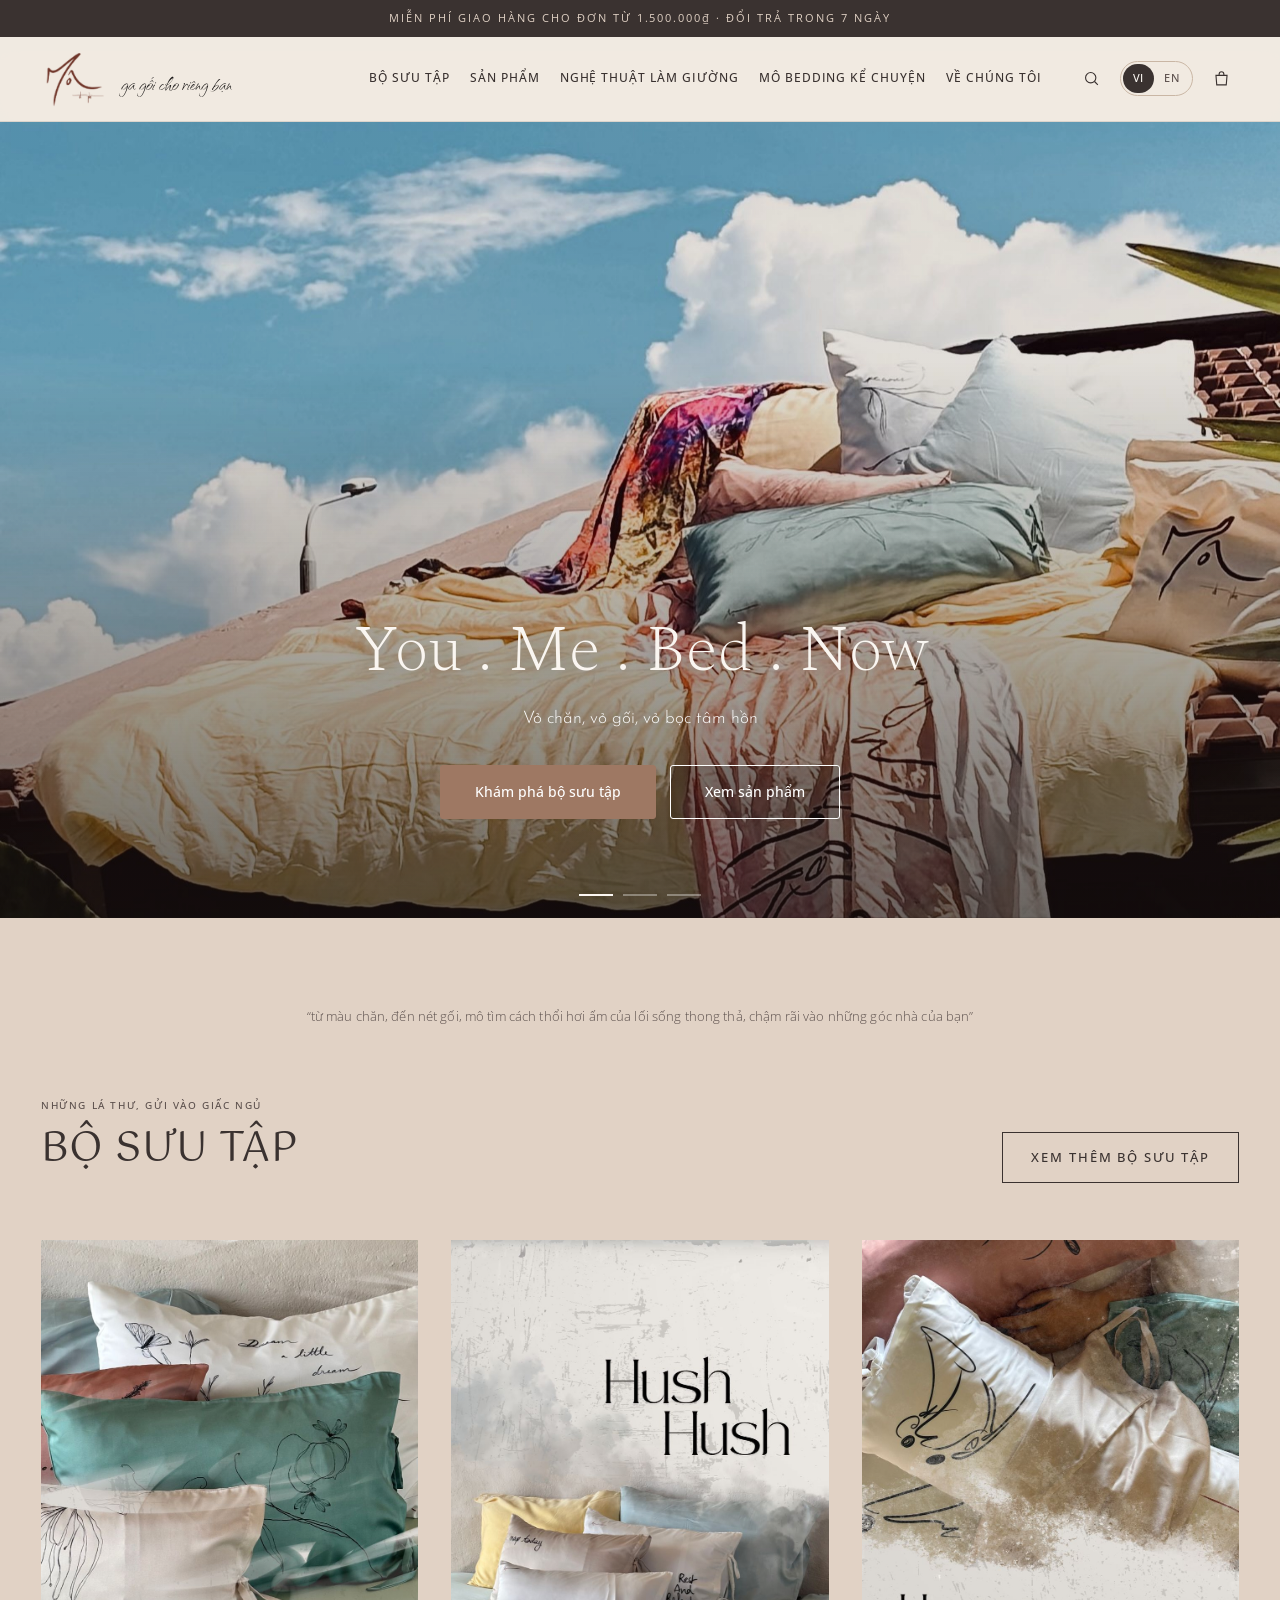
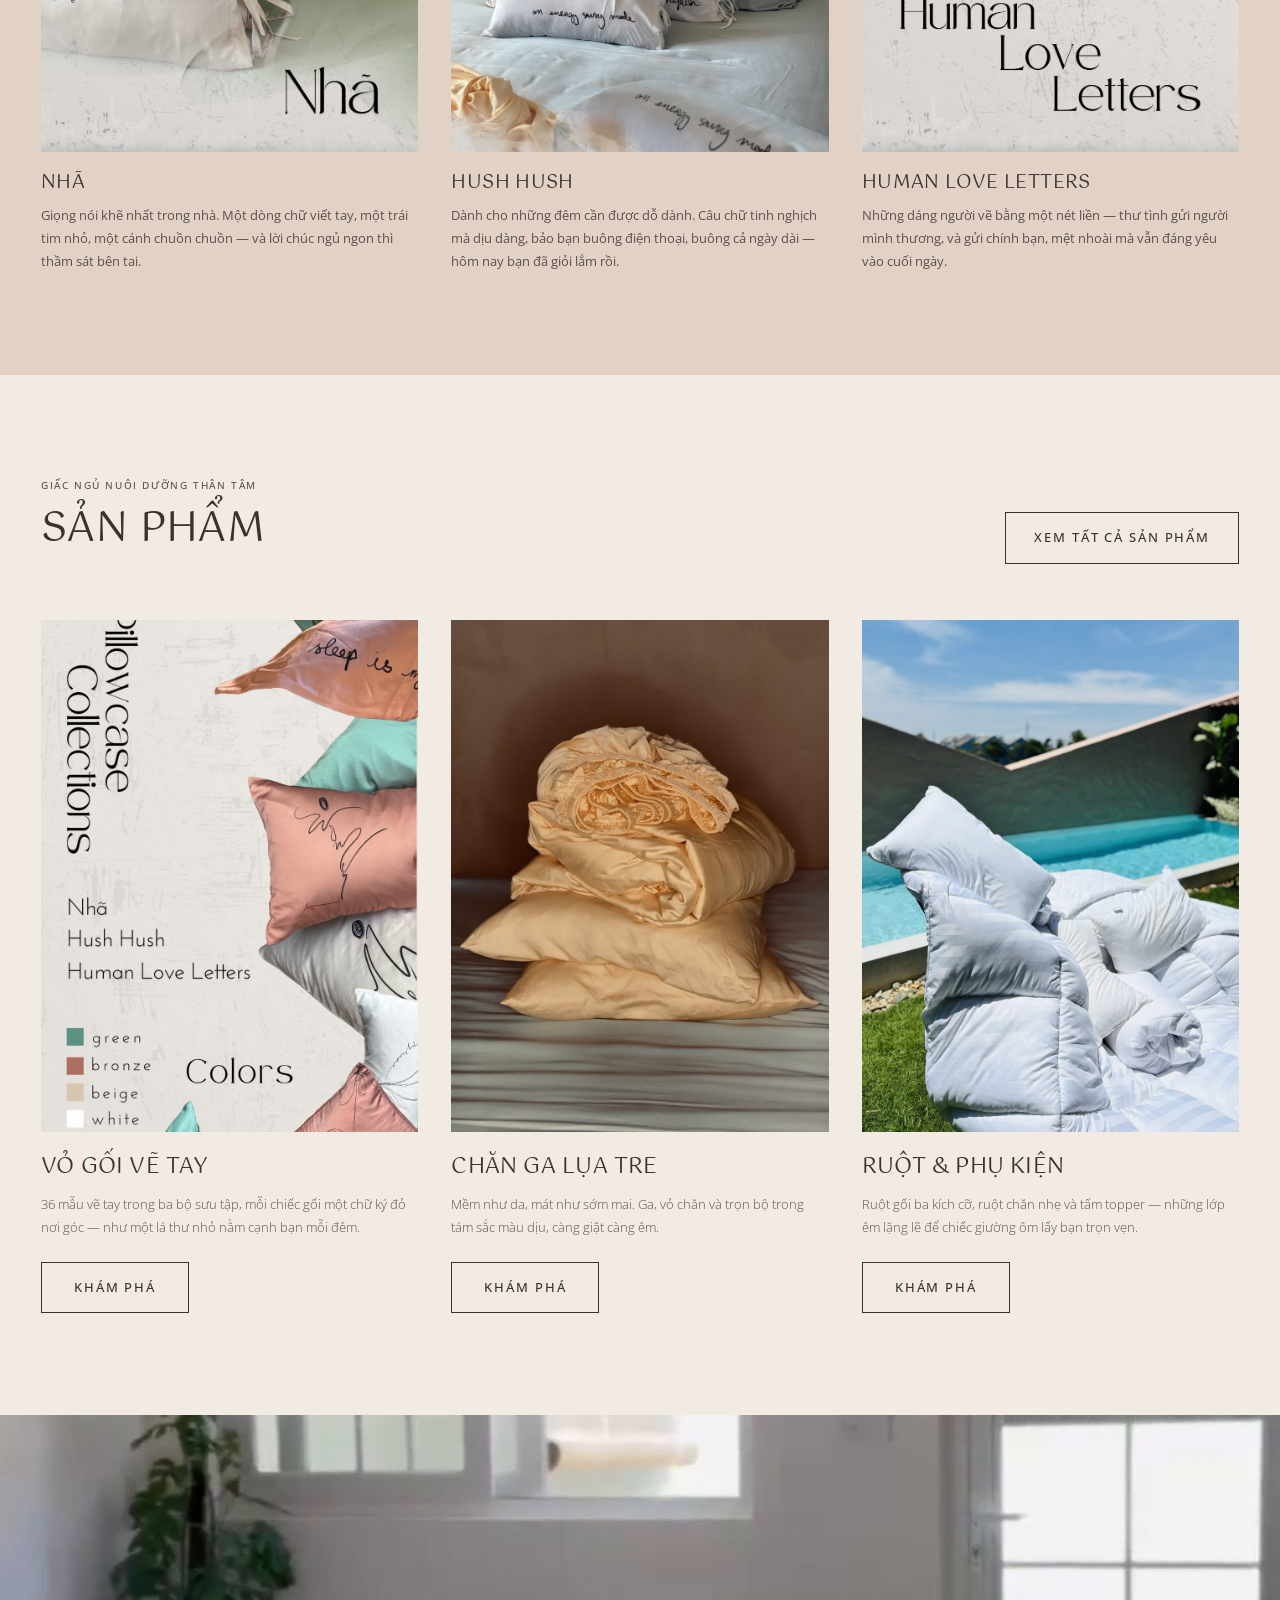
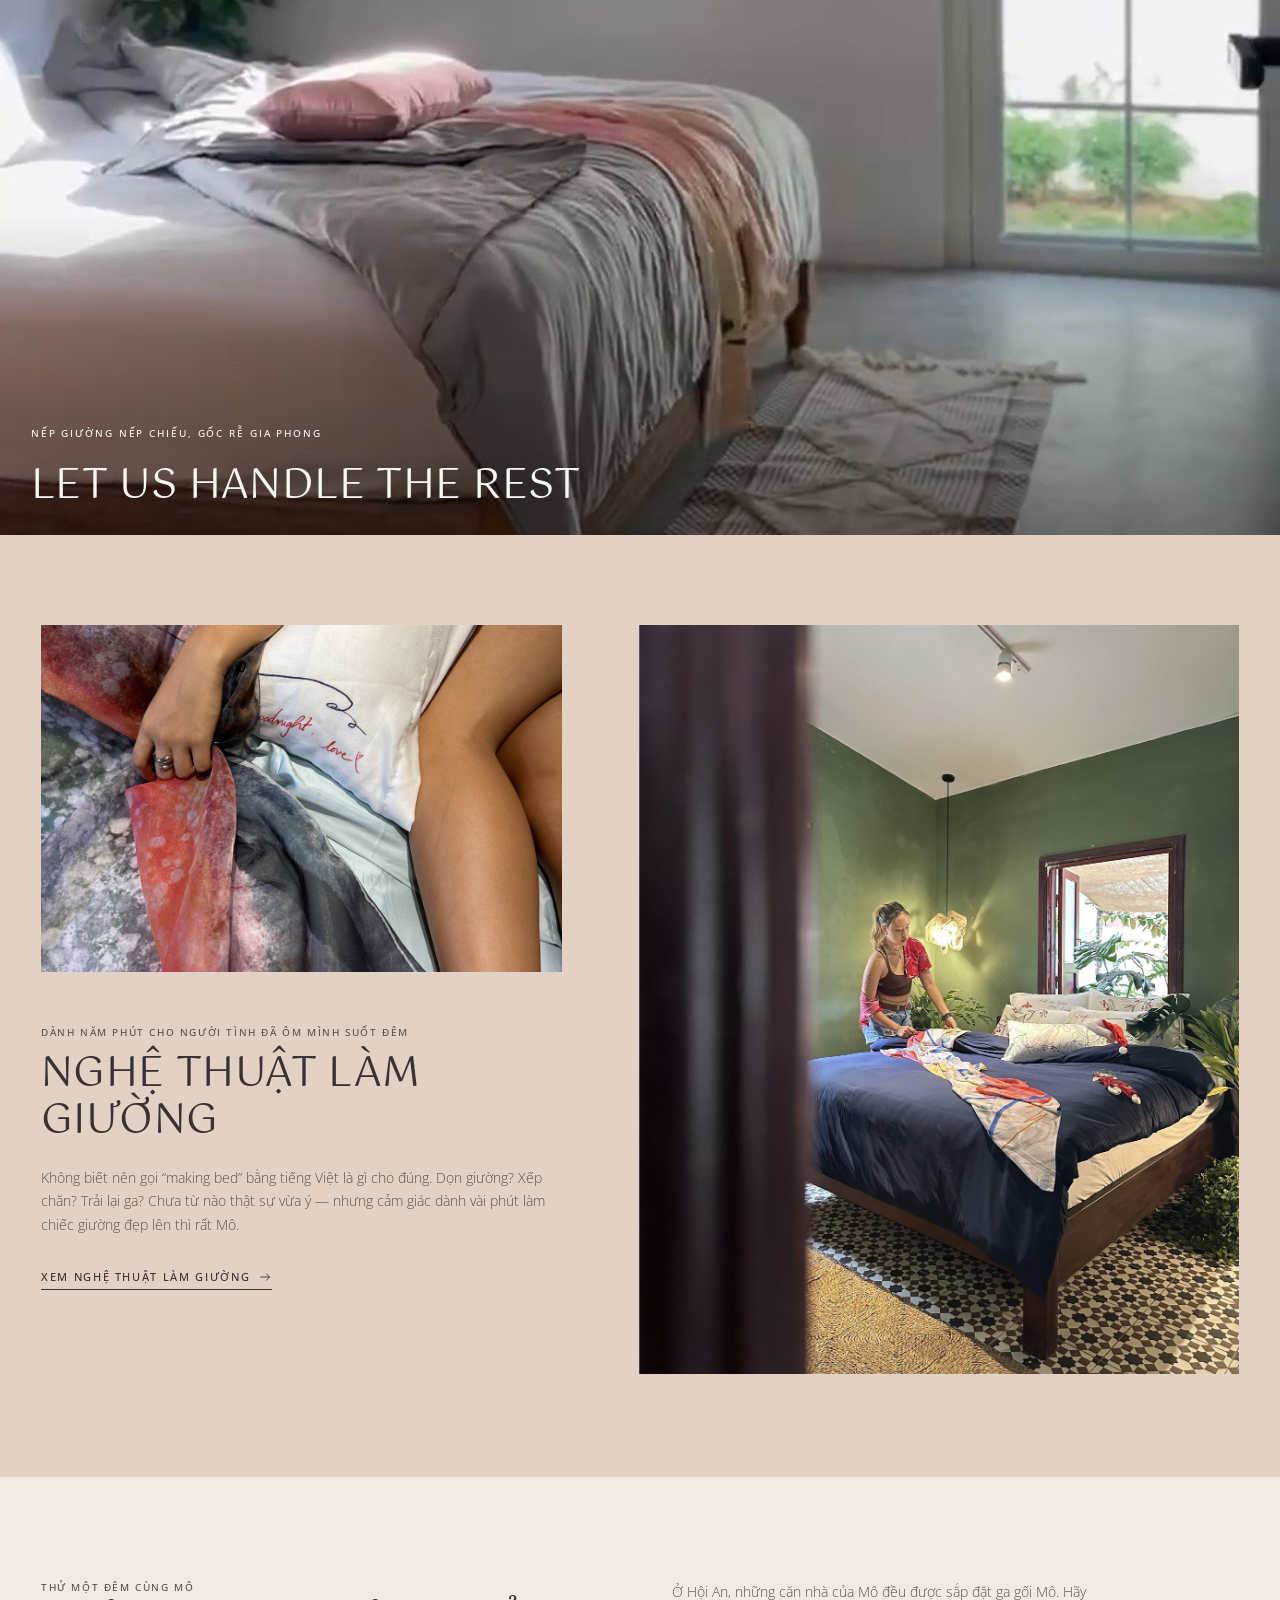
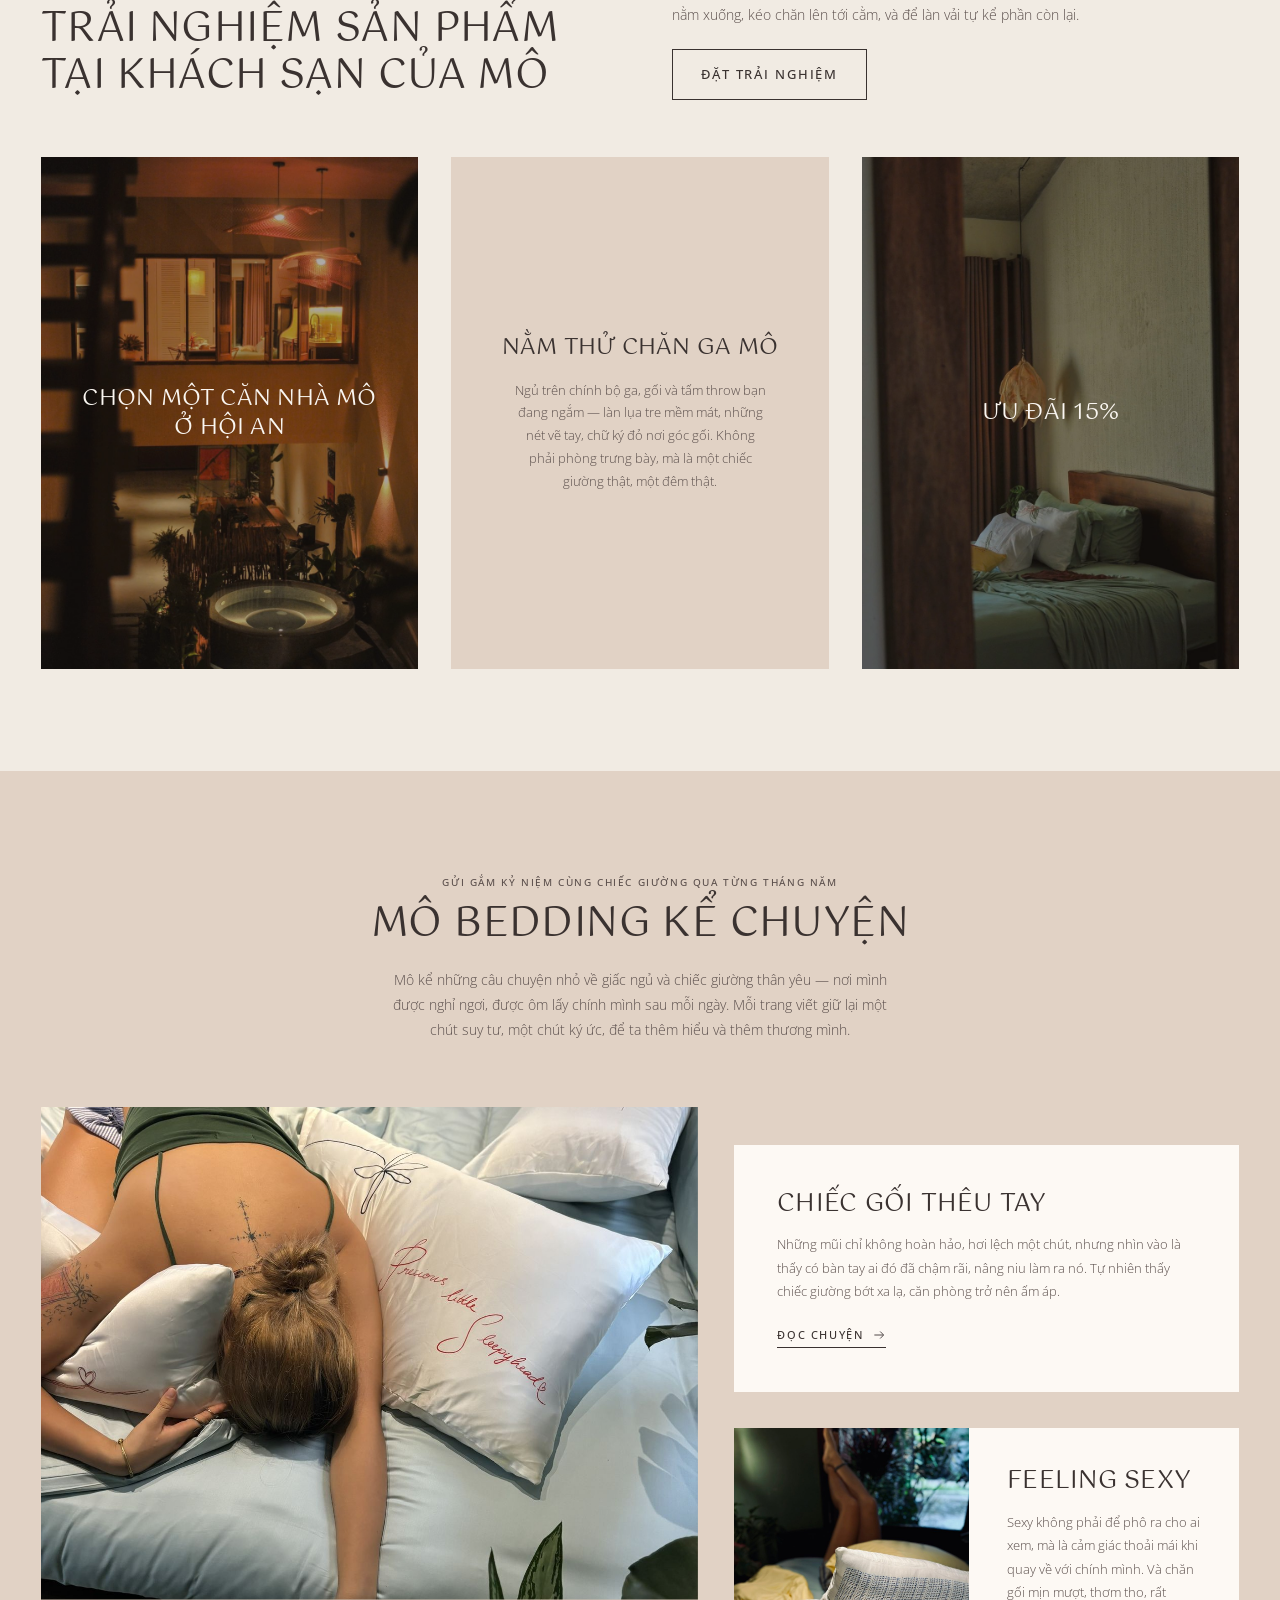
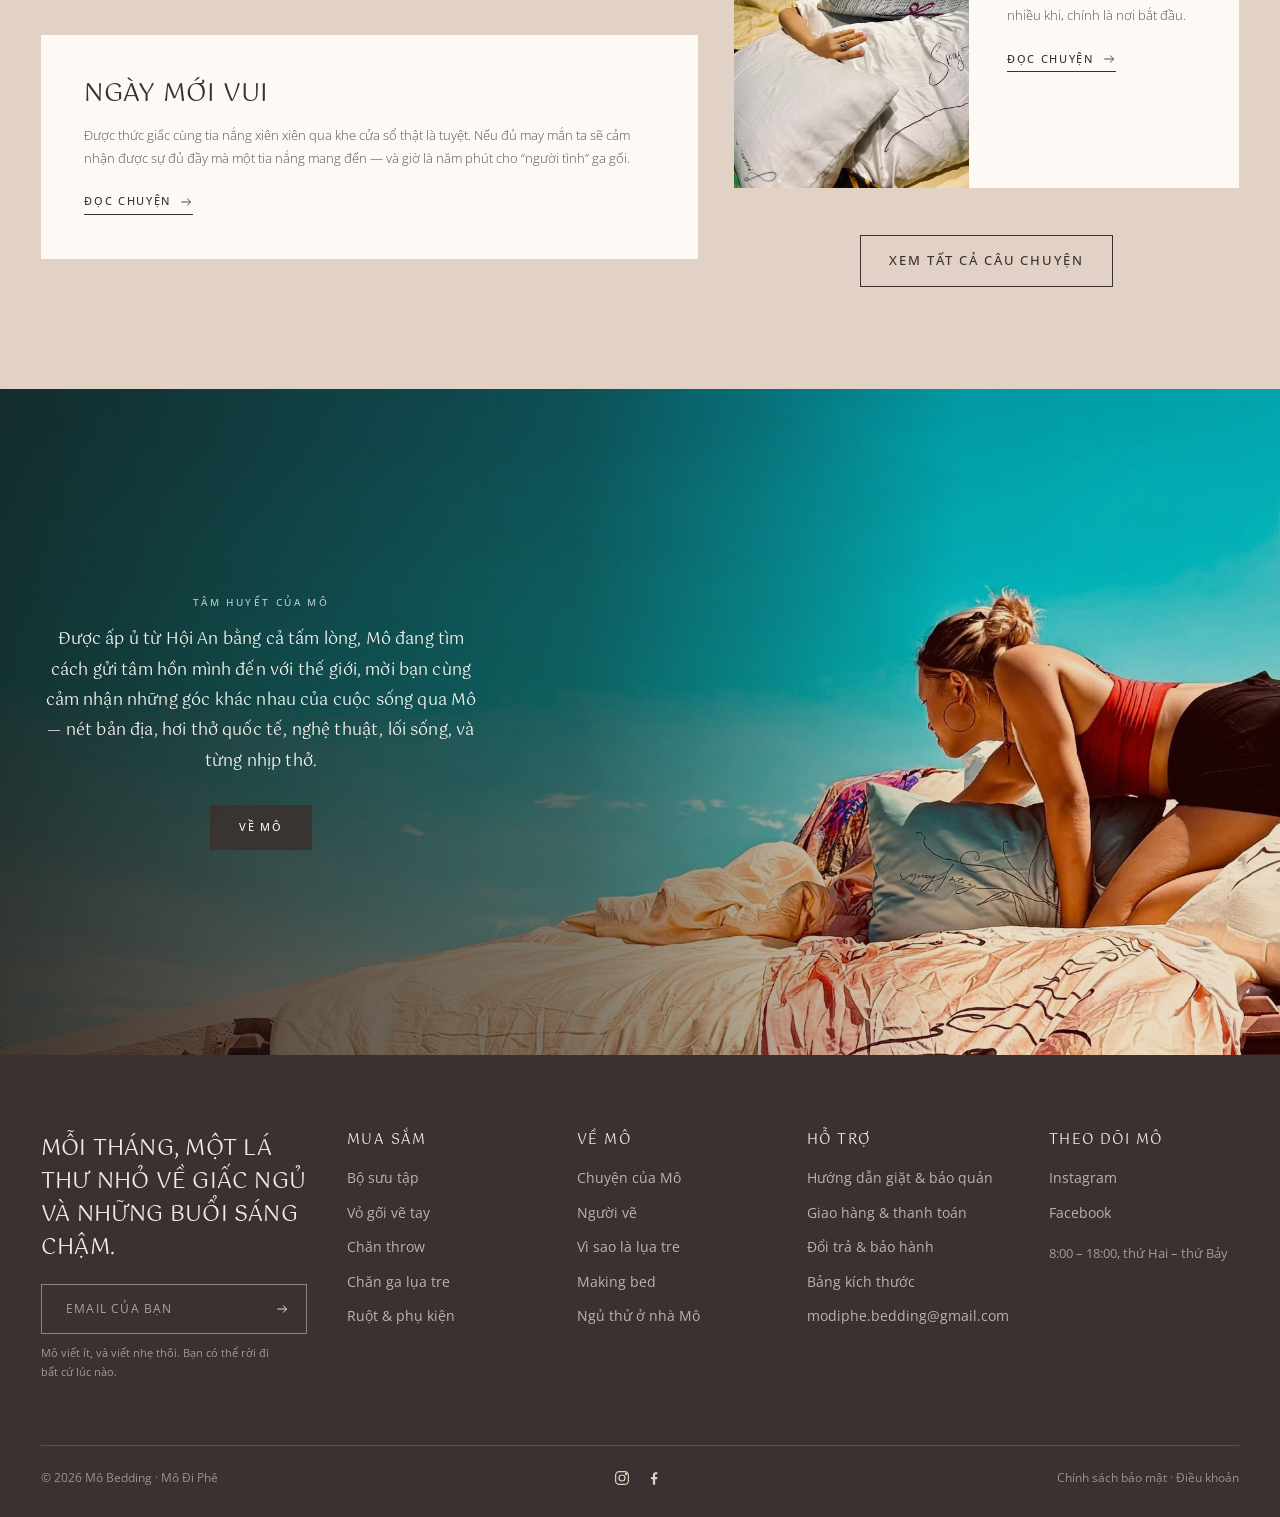
<file: index.html>
<!doctype html>
<html lang="vi">
<head>
  <meta charset="utf-8">
  <meta name="viewport" content="width=device-width, initial-scale=1">
  <meta name="robots" content="noindex"><!-- bản demo: bỏ dòng này khi lên web chính thức -->
  <title>Mô Bedding · You.me.bed.now — vỏ chăn, vỏ gối, vỏ bọc tâm hồn</title>
  <meta name="description" content="Mô Bedding — ga gối cho riêng bạn. Vỏ chăn, vỏ gối, vỏ bọc tâm hồn. Bộ sưu tập Nhã, Hush Hush, Human Love Letters.">
  <link rel="preconnect" href="https://fonts.googleapis.com">
  <link rel="preconnect" href="https://fonts.gstatic.com" crossorigin>
  <link href="https://fonts.googleapis.com/css2?family=Gotu&family=Spectral:wght@200&family=Josefin+Sans:wght@300&family=Qwitcher+Grypen&family=Open+Sans:ital,wght@0,300..700;1,300..700&display=swap" rel="stylesheet">
  <link rel="stylesheet" href="assets/css/style.css?v=20260918m">
</head>
<body data-page="home" data-en-title="Mô Bedding · You.me.bed.now — duvet covers, pillow covers, covers for the soul">
<div id="site-header"></div>

<main>

  <!-- 1. HERO — slide từng ảnh, tự chuyển sau 5 giây -->
  <section class="hero hero--slides" aria-label="Giới thiệu" data-en-aria="Introduction">
    <div class="hero__slide is-active"><img class="hero__fg" src="assets/img/banner-2.jpg?v=20260918k" style="object-position:50% 65%" alt="Chiếc giường trải ga gối Mô giữa trời xanh" data-en-alt="A bed dressed in Mô bedding under a blue sky"></div>
    <div class="hero__slide"><img class="hero__fg" src="assets/img/banner-1.jpg?v=20260918k" style="object-position:50% 55%" alt="Những tấm throw vẽ tay của Mô phơi trên tường nắng" data-en-alt="Hand-drawn Mô throws drying on a sunlit wall"></div>
    <div class="hero__slide"><img class="hero__fg" src="assets/img/banner-3.jpg?v=20260918k" style="object-position:50% 15%" alt="Tượng gỗ quấn khăn lụa Mô bên hồ bơi" data-en-alt="A wooden statue wrapped in a Mô silk scarf by the pool"></div>
    <div class="hero__content"><div class="wrap hero__text">
      <h1 class="hero__title">You . Me . Bed . Now</h1>
      <p class="hero__sub script-sub" data-en="Duvet covers, pillow covers, covers for the soul">Vỏ chăn, vỏ gối, vỏ bọc tâm hồn</p>
      <div class="hero__btns">
        <a class="btn btn--fill" href="collections.html" data-en="Discover the collections">Khám phá bộ sưu tập</a>
        <a class="btn btn--ghost" href="shop.html" data-en="Shop bedding">Xem sản phẩm</a>
      </div>
    </div></div>
    <div class="hero__dots"></div>
  </section>

  <!-- 2. GÓC NHÌN CỦA MÔ — core value, không hình ảnh -->
  <section class="view reveal">
    <blockquote data-en="“From the colour of a duvet to the line on a pillow, Mô looks for ways to breathe the warmth of an unhurried, slow way of living into the corners of your home.”">“từ màu chăn, đến nét gối, mô tìm cách thổi hơi ấm của lối sống thong thả, chậm rãi vào những góc nhà của bạn”</blockquote>
  </section>

  <!-- 3. BỘ SƯU TẬP — hàng ngang 3 bộ -->
  <section class="section" id="collections" style="padding-top:0">
    <div class="wrap">
      <div class="coll-head head-row reveal">
        <div>
          <p class="sec-kicker" data-en="Letters, sent into your sleep">Những lá thư, gửi vào giấc ngủ</p>
          <h2 class="sec-title" data-en="Collections">Bộ sưu tập</h2>
        </div>
        <a class="btn" href="collections.html" data-en="See more collections">Xem thêm bộ sưu tập</a>
      </div>
      <div class="coll-row reveal-stagger">
        <a class="ccard" href="collections.html#nha">
          <figure><img src="assets/img/coll2-nha.jpg" alt="Bộ sưu tập Nhã" data-en-alt="The Nhã collection" loading="lazy" style="object-position:50% 100%"></figure>
          <h3 class="ccard__title">Nhã</h3>
          <p data-en="The softest voice in the house. A handwritten line, a small heart, a dragonfly — and a goodnight whispered close to your ear.">Giọng nói khẽ nhất trong nhà. Một dòng chữ viết tay, một trái tim nhỏ, một cánh chuồn chuồn — và lời chúc ngủ ngon thì thầm sát bên tai.</p>
        </a>
        <a class="ccard" href="collections.html#hush-hush">
          <figure><img src="assets/img/coll2-hush.jpg" alt="Bộ sưu tập Hush Hush" data-en-alt="The Hush Hush collection" loading="lazy" style="object-position:50% 0%"></figure>
          <h3 class="ccard__title">Hush Hush</h3>
          <p data-en="For the nights that need a little coaxing. Playful, tender words telling you to put the phone down, let the day go — you did well today.">Dành cho những đêm cần được dỗ dành. Câu chữ tinh nghịch mà dịu dàng, bảo bạn buông điện thoại, buông cả ngày dài — hôm nay bạn đã giỏi lắm rồi.</p>
        </a>
        <a class="ccard" href="collections.html#human-love-letters">
          <figure><img src="assets/img/coll2-hll.jpg" alt="Bộ sưu tập Human Love Letters" data-en-alt="The Human Love Letters collection" loading="lazy" style="object-position:50% 100%"></figure>
          <h3 class="ccard__title">Human Love Letters</h3>
          <p data-en="Figures drawn in one unbroken line — love letters to the people we love, and to you, tired yet lovely at the end of the day.">Những dáng người vẽ bằng một nét liền — thư tình gửi người mình thương, và gửi chính bạn, mệt nhoài mà vẫn đáng yêu vào cuối ngày.</p>
        </a>
      </div>
    </div>
  </section>

  <!-- 4. SẢN PHẨM — 5 ảnh đại diện -->
  <section class="section section--alt" id="san-pham">
    <div class="wrap">
      <div class="coll-head head-row reveal">
        <div>
          <p class="sec-kicker" data-en="Sleep that nourishes body and soul">Giấc ngủ nuôi dưỡng thân tâm</p>
          <h2 class="sec-title" data-en="Products">Sản phẩm</h2>
        </div>
        <a class="btn" href="shop.html" data-en="See all products">Xem tất cả sản phẩm</a>
      </div>
      <div class="pcards reveal-stagger">
        <article class="pcat">
          <a class="pcat__img" href="shop.html?type=pillow"><img src="assets/img/pcat3-pillow.jpg" alt="Bộ sưu tập vỏ gối vẽ tay của Mô" data-en-alt="Mô hand-drawn pillowcases" loading="lazy"></a>
          <h3 class="pcat__title" data-en="Hand-drawn pillowcases">Vỏ gối vẽ tay</h3>
          <p data-en="36 designs across three collections, each drawn by hand and signed in red in the corner — a little letter tucked beside you every night.">36 mẫu vẽ tay trong ba bộ sưu tập, mỗi chiếc gối một chữ ký đỏ nơi góc — như một lá thư nhỏ nằm cạnh bạn mỗi đêm.</p>
          <a class="btn" href="shop.html?type=pillow" data-en="Explore">Khám phá</a>
        </article>
        <article class="pcat">
          <a class="pcat__img" href="shop.html?type=set"><img src="assets/img/pcat3-bedding.jpg" alt="Chăn ga lụa tre màu đào gấp gọn" data-en-alt="Peach bamboo silk bedding, neatly folded" loading="lazy"></a>
          <h3 class="pcat__title" data-en="Bamboo silk bedding">Chăn ga lụa tre</h3>
          <p data-en="Soft as skin, cool as early morning. Sheets, duvet covers and full sets in eight quiet colours, softer with every wash.">Mềm như da, mát như sớm mai. Ga, vỏ chăn và trọn bộ trong tám sắc màu dịu, càng giặt càng êm.</p>
          <a class="btn" href="shop.html?type=set" data-en="Explore">Khám phá</a>
        </article>
        <article class="pcat">
          <a class="pcat__img" href="shop.html?type=insert"><img src="assets/img/pcat3-insert.jpg" alt="Ruột chăn và ruột gối trắng bên hồ bơi" data-en-alt="White duvet and pillow inserts by the pool" loading="lazy"></a>
          <h3 class="pcat__title" data-en="Inserts &amp; essentials">Ruột &amp; phụ kiện</h3>
          <p data-en="Pillow inserts in three sizes, a light duvet insert and a mattress topper — the quiet layers that make a bed feel like a hug.">Ruột gối ba kích cỡ, ruột chăn nhẹ và tấm topper — những lớp êm lặng lẽ để chiếc giường ôm lấy bạn trọn vẹn.</p>
          <a class="btn" href="shop.html?type=insert" data-en="Explore">Khám phá</a>
        </article>
      </div>
    </div>
  </section>

  <!-- 5. VIDEO + NGHỆ THUẬT LÀM GIƯỜNG (bố cục theo khối "Ẩm thực" của Namia) -->
  <section class="section film" id="making-bed">
    <div class="film__media reveal">
        <video muted autoplay loop playsinline preload="metadata"
          data-wide="assets/video/making-bed-wide.mp4?v=2" data-tall="assets/video/making-bed-tall.mp4?v=2"
          data-poster-wide="assets/img/film-wide.jpg?v=2" data-poster-tall="assets/img/film-tall.jpg?v=2"
          poster="assets/img/film-wide.jpg?v=2" aria-label="Video: nắng sớm trên chiếc giường thong thả" data-en-aria="Video: early sun on an unhurried bed"></video>
        <div class="film__overlay">
          <p class="film__caption" data-en="The folds of a bed, the roots of a home">Nếp giường nếp chiếu, gốc rễ gia phong</p>
          <p class="sec-title film__title">Let us handle the rest</p>
        </div>
      </div>
    <div class="wrap">

      <div class="feature">
        <div class="feature__left reveal">
          <figure class="feature__small"><img src="assets/img/mb-small.jpg" alt="Bàn tay vuốt tấm throw và gối vẽ tay" data-en-alt="A hand smoothing a throw and a hand-drawn pillow" loading="lazy"></figure>
          <div class="feature__txt">
            <p class="sec-kicker feature__kicker" data-en="five minutes for the lover who held you all night">dành năm phút cho người tình đã ôm mình suốt đêm</p>
            <h2 class="sec-title feature__title" data-en="The Art of Making Bed">Nghệ thuật làm giường</h2>
            <p class="feature__body" data-en="We still can't find the right Vietnamese word for “making bed”. Tidying the bed? Folding the duvet? Smoothing the sheet again? None feels quite right — but spending a few minutes making the bed lovely feels very Mô.">Không biết nên gọi “making bed” bằng tiếng Việt là gì cho đúng. Dọn giường? Xếp chăn? Trải lại ga? Chưa từ nào thật sự vừa ý — nhưng cảm giác dành vài phút làm chiếc giường đẹp lên thì rất Mô.</p>
            <a class="link-line" href="about.html#making-bed"><span data-en="See the art of making bed">Xem nghệ thuật làm giường</span> <svg width="14" height="14" viewBox="0 0 24 24" fill="none" stroke="currentColor" stroke-width="1.5"><path d="M4 12h15m-5-6 6 6-6 6"/></svg></a>
          </div>
        </div>
        <figure class="feature__big img-reveal"><img src="assets/img/mb-big.jpg" alt="Làm giường buổi sáng trong phòng ngủ nhà Mô" data-en-alt="Making the bed in the morning at a Mô home" loading="lazy"></figure>
      </div>
    </div>
  </section>

  <!-- 6. TRẢI NGHIỆM MÔ BEDDING TẠI KHÁCH SẠN (bố cục theo "Ưu đãi đặc biệt" của Namia) -->
  <section class="section offer" id="trai-nghiem">
    <div class="wrap">
      <div class="offer__head reveal">
        <div>
          <p class="sec-kicker feature__kicker" data-en="try a night with mô">thử một đêm cùng mô</p>
          <h2 class="sec-title offer__title" data-en="Experience our bedding at Mô's hotel">Trải nghiệm sản phẩm tại khách sạn của Mô</h2>
        </div>
        <div class="offer__intro">
          <p data-en="In Hội An, every Mô home is dressed in Mô bedding. Lie down, pull the duvet up to your chin, and let the fabric tell you the rest.">Ở Hội An, những căn nhà của Mô đều được sắp đặt ga gối Mô. Hãy nằm xuống, kéo chăn lên tới cằm, và để làn vải tự kể phần còn lại.</p>
          <a class="btn" href="#" data-en="Book the experience">Đặt trải nghiệm</a>
        </div>
      </div>
      <div class="offer__cards reveal-stagger">
        <a class="ocard ocard--img" href="#">
          <img src="assets/img/ks-left.jpg" alt="Giếng trời và bồn nước ấm trong một căn nhà của Mô về đêm" data-en-alt="The courtyard and warm tub of a Mô home at night" loading="lazy">
          <h3 data-en="Choose a Mô home in Hội An">Chọn một căn nhà Mô ở Hội An</h3>
        </a>
        <div class="ocard ocard--text">
          <h3 data-en="Sleep on Mô bedding">Nằm thử chăn ga Mô</h3>
          <p data-en="Sleep on the very sheets, pillows and throws you have been admiring — the silky bamboo, the hand-drawn lines, the red signature in the corner. No showroom, just a real bed and a real night.">Ngủ trên chính bộ ga, gối và tấm throw bạn đang ngắm — làn lụa tre mềm mát, những nét vẽ tay, chữ ký đỏ nơi góc gối. Không phải phòng trưng bày, mà là một chiếc giường thật, một đêm thật.</p>
        </div>
        <a class="ocard ocard--img" href="#">
          <img src="assets/img/ks-right.jpg" alt="Phòng ngủ ga gối Mô nhìn qua khung cửa gỗ" data-en-alt="A bedroom in Mô bedding seen through a wooden door frame" loading="lazy">
          <h3 data-en="Get 15% off">Ưu đãi 15%</h3>
        </a>
      </div>
    </div>
  </section>

  <!-- 7. MÔ BEDDING KỂ CHUYỆN (bố cục theo "Sống khỏe" của Namia) -->
  <section class="section hub" id="ke-chuyen">
    <div class="wrap">
      <div class="hub__head hub__head--center reveal">
        <div class="head-row">
          <div class="head-row__main">
            <p class="sec-kicker feature__kicker" data-en="memories with the bed, kept through the years">gửi gắm kỷ niệm cùng chiếc giường qua từng tháng năm</p>
            <h2 class="sec-title hub__title" data-en="Mo Bedding Stories">Mô Bedding kể chuyện</h2>
          </div>
        </div>
        <p class="hub__intro" data-en="Small stories about sleep and the bed we love — where we rest, and hold ourselves close at the end of each day. Each one keeps a little thought, a little memory, so we may know ourselves better and love ourselves a little more.">Mô kể những câu chuyện nhỏ về giấc ngủ và chiếc giường thân yêu — nơi mình được nghỉ ngơi, được ôm lấy chính mình sau mỗi ngày. Mỗi trang viết giữ lại một chút suy tư, một chút ký ức, để ta thêm hiểu và thêm thương mình.</p>
      </div>
      <div class="hub__grid">
        <div class="hub__col">
          <figure class="hub__main img-reveal"><img src="assets/img/ks-main.jpg" alt="Nằm úp mặt ôm gối Precious little sleepyhead của Mô" data-en-alt="Lying face down hugging the Mô Precious little sleepyhead pillow" loading="lazy"></figure>
          <a class="hcard reveal" href="stories.html">
            <h3 data-en="A happy new day">Ngày mới vui</h3>
            <p data-en="What a joy to wake with a slant of sunlight through the window. Lucky enough, you feel the fullness a single ray can bring — and now it is five minutes for the “lover” who held you all night.">Được thức giấc cùng tia nắng xiên xiên qua khe cửa sổ thật là tuyệt. Nếu đủ may mắn ta sẽ cảm nhận được sự đủ đầy mà một tia nắng mang đến — và giờ là năm phút cho “người tình” ga gối.</p>
            <span class="link-line"><span data-en="Read the story">Đọc chuyện</span> <svg width="14" height="14" viewBox="0 0 24 24" fill="none" stroke="currentColor" stroke-width="1.5"><path d="M4 12h15m-5-6 6 6-6 6"/></svg></span>
          </a>
        </div>
        <div class="hub__col hub__col--right">
          <a class="hcard reveal" href="stories.html">
            <h3 data-en="The hand-embroidered pillow">Chiếc gối thêu tay</h3>
            <p data-en="The stitches weren't perfect, a little crooked — yet you could see a hand had made it slowly, tenderly. Suddenly the bed felt less strange, and the room felt warm.">Những mũi chỉ không hoàn hảo, hơi lệch một chút, nhưng nhìn vào là thấy có bàn tay ai đó đã chậm rãi, nâng niu làm ra nó. Tự nhiên thấy chiếc giường bớt xa lạ, căn phòng trở nên ấm áp.</p>
            <span class="link-line"><span data-en="Read the story">Đọc chuyện</span> <svg width="14" height="14" viewBox="0 0 24 24" fill="none" stroke="currentColor" stroke-width="1.5"><path d="M4 12h15m-5-6 6 6-6 6"/></svg></span>
          </a>
          <a class="hcard hcard--split reveal" href="stories.html">
            <figure><img src="assets/img/st-sexy2.jpg" alt="Nằm thư thả trên gối vẽ tay của Mô" data-en-alt="Lounging on a hand-drawn Mô pillow" loading="lazy"></figure>
            <div>
              <h3>Feeling sexy</h3>
              <p data-en="Sexy isn't something to show anyone — it's the ease of coming back to yourself. Soft, fragrant sheets are, so often, where it begins.">Sexy không phải để phô ra cho ai xem, mà là cảm giác thoải mái khi quay về với chính mình. Và chăn gối mịn mượt, thơm tho, rất nhiều khi, chính là nơi bắt đầu.</p>
              <span class="link-line"><span data-en="Read the story">Đọc chuyện</span> <svg width="14" height="14" viewBox="0 0 24 24" fill="none" stroke="currentColor" stroke-width="1.5"><path d="M4 12h15m-5-6 6 6-6 6"/></svg></span>
            </div>
          </a>
          <a class="btn hub__all" href="stories.html" data-en="All stories">Xem tất cả câu chuyện</a>
        </div>
      </div>
    </div>
  </section>

  <!-- 8. VỀ MÔ / MISSION STATEMENT (bố cục theo banner ảnh lớn của Namia) -->
  <section class="mission" id="ve-mo">
    <div class="mission__imgs mission__imgs--one" aria-hidden="true">
      <img src="assets/img/vemo-bg.jpg" alt="" loading="lazy">
    </div>
    <div class="wrap mission__wrap">
      <div class="mission__txt reveal">
        <p class="mission__kicker" data-en="The passion">Tâm huyết của Mô</p>
        <h2 class="mission__title" data-en="Conceived from Hội An with love, we are finding ways to bring our soul into the world, inviting people to experience the different sides of life through Mô — the local, the international, the art, the lifestyle, the breath.">Được ấp ủ từ Hội An bằng cả tấm lòng, Mô đang tìm cách gửi tâm hồn mình đến với thế giới, mời bạn cùng cảm nhận những góc khác nhau của cuộc sống qua Mô — nét bản địa, hơi thở quốc tế, nghệ thuật, lối sống, và từng nhịp thở.</h2>
        <a class="btn btn--dark" href="about.html" data-en="About Mô">Về Mô</a>
      </div>
    </div>
  </section>

</main>

<div id="site-footer"></div>
<script src="assets/js/main.js?v=20260918m"></script>
</body>
</html>
</file>
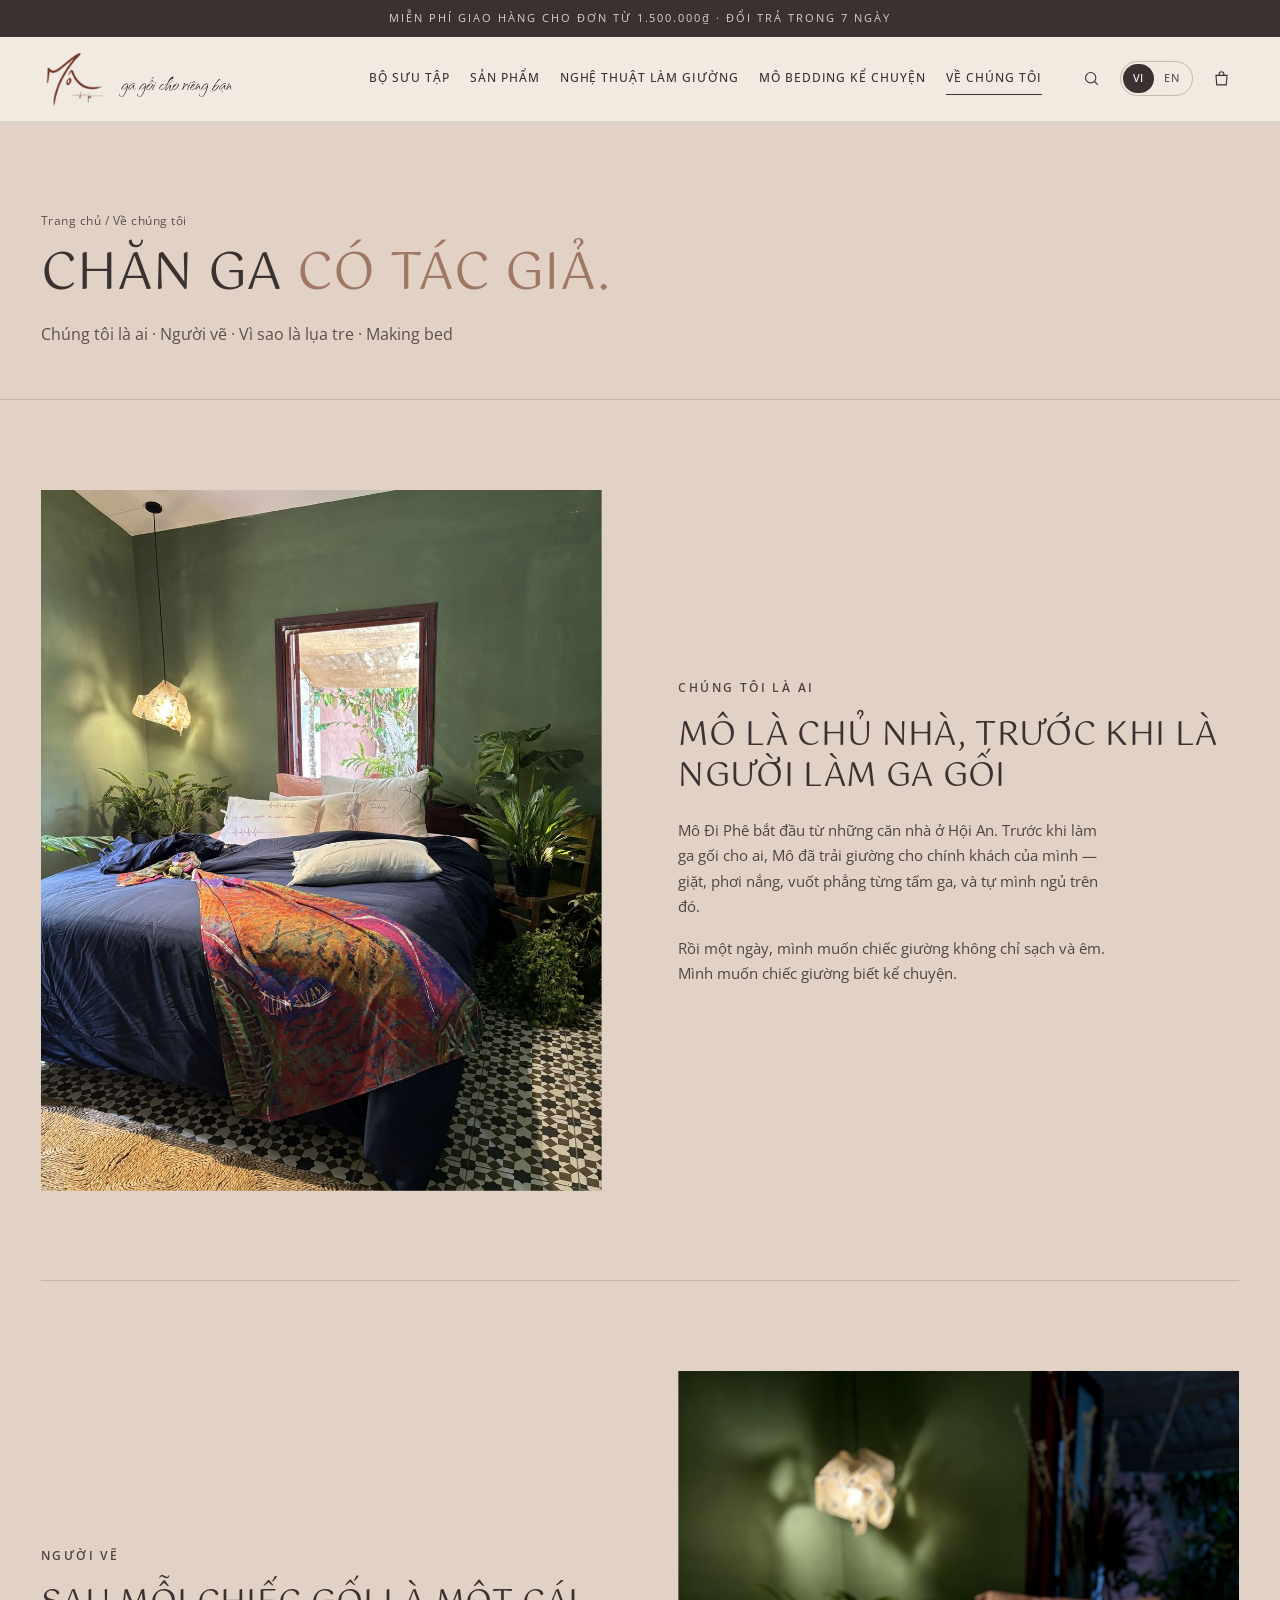
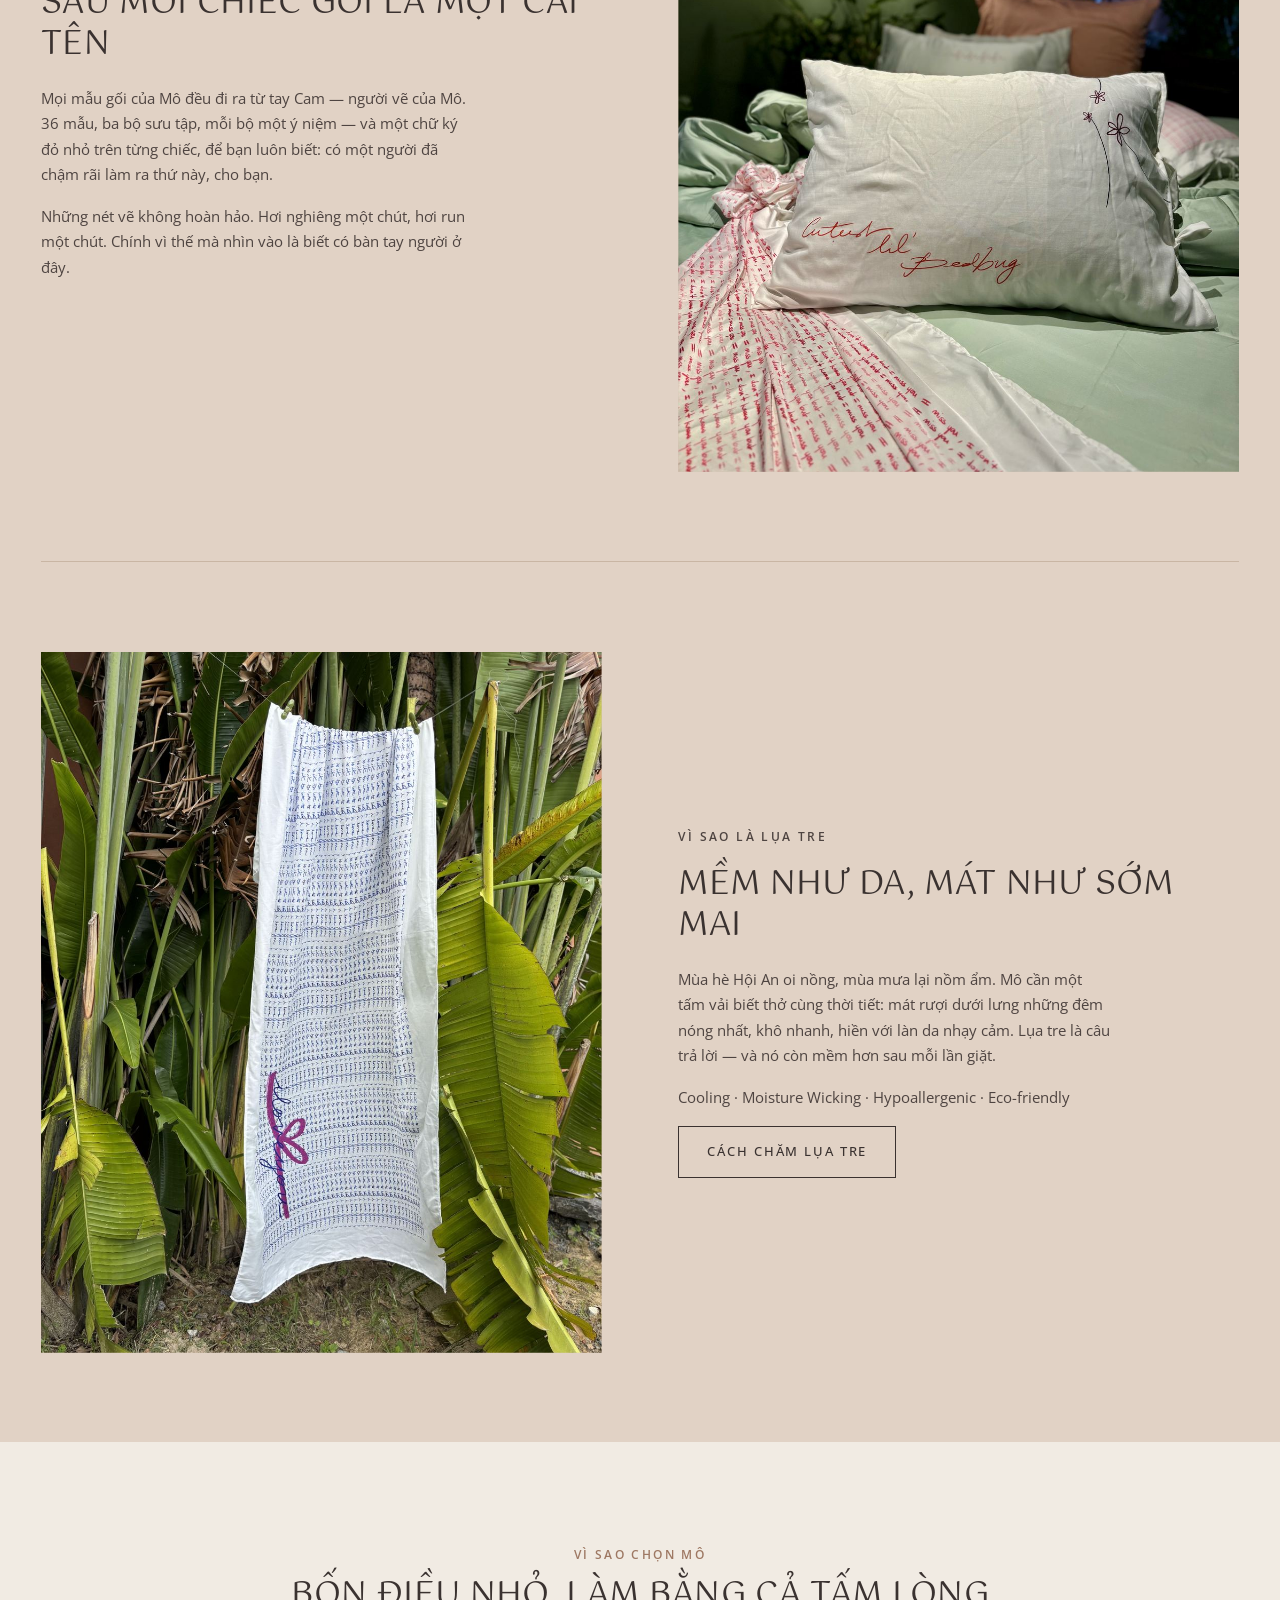
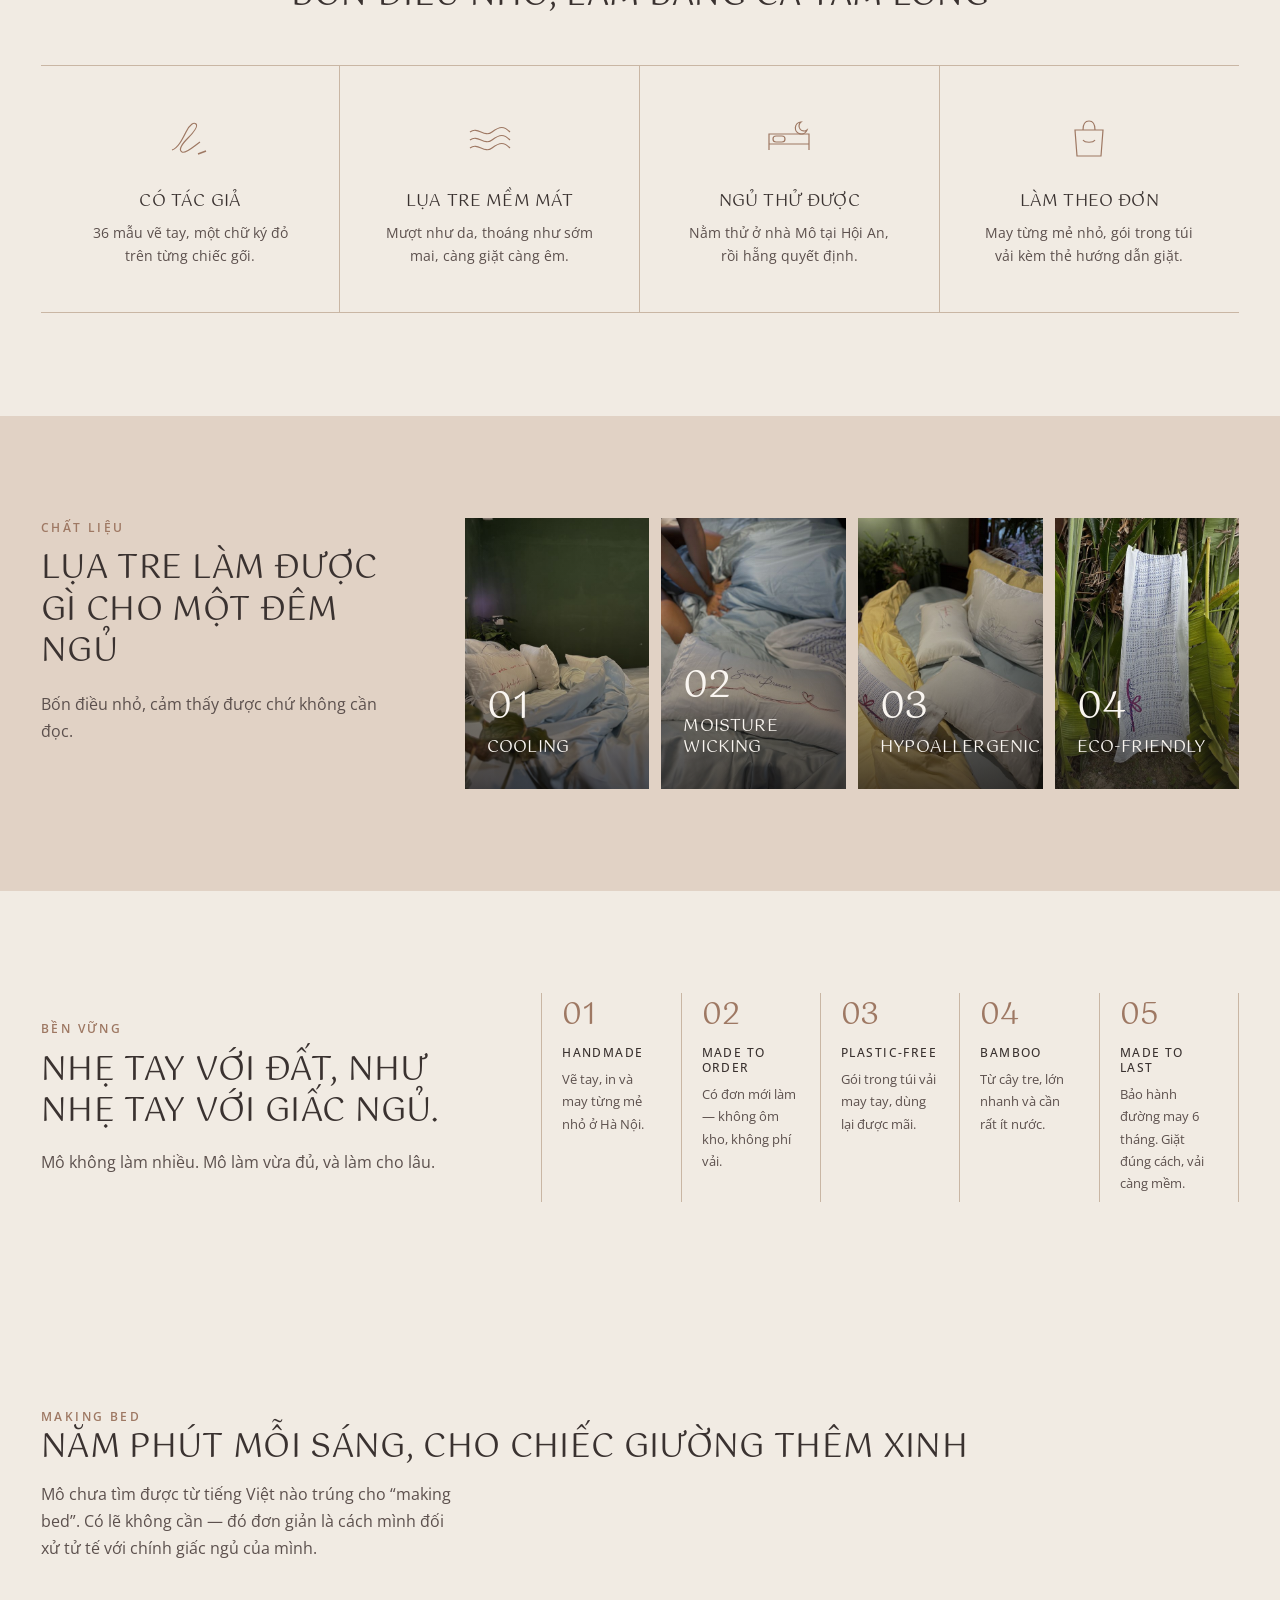
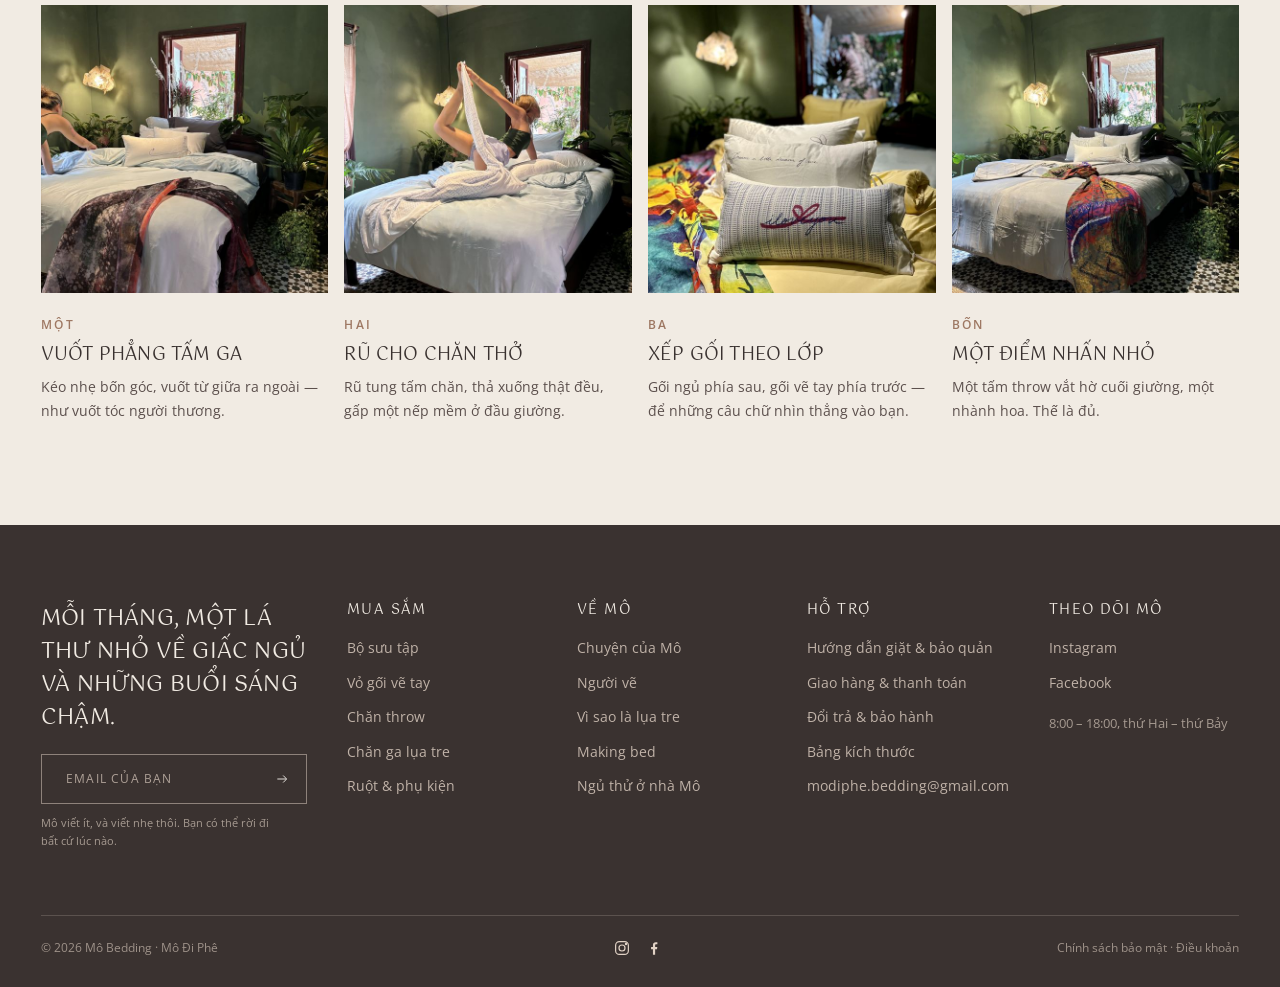
<file: about.html>
<!doctype html>
<html lang="vi">
<head>
  <meta charset="utf-8">
  <meta name="viewport" content="width=device-width, initial-scale=1">
  <meta name="robots" content="noindex">
  <title>Chuyện của Mô — Mô Bedding</title>
  <meta name="description" content="Chuyện của Mô: chăn ga có tác giả, người vẽ của Mô, vì sao là lụa tre, và making bed — năm phút mỗi sáng cho chiếc giường.">
  <link rel="preconnect" href="https://fonts.googleapis.com">
  <link rel="preconnect" href="https://fonts.gstatic.com" crossorigin>
  <link href="https://fonts.googleapis.com/css2?family=Gotu&family=Qwitcher+Grypen&family=Open+Sans:ital,wght@0,300..700;1,300..700&display=swap" rel="stylesheet">
  <link rel="stylesheet" href="assets/css/style.css?v=20260918m">
</head>
<body data-page="about" data-en-title="Our story — Mô Bedding">
<div id="site-header"></div>

<main>
  <section class="page-hero">
    <div class="wrap reveal">
      <p class="crumbs"><a href="index.html" data-en="Home">Trang chủ</a> / <span data-en="About us">Về chúng tôi</span></p>
      <h1 data-en="Bedding <em>with an author.</em>">Chăn ga <em>có tác giả.</em></h1>
      <p class="lead" data-en="Who we are · The artist · Why bamboo silk · Making bed">Chúng tôi là ai · Người vẽ · Vì sao là lụa tre · Making bed</p>
    </div>
  </section>

  <div class="wrap">
    <article class="chapter" id="chung-toi-la-ai">
      <div class="chapter__img img-reveal"><img src="assets/img/about-who.jpg" alt="Phòng ngủ ở một căn nhà của Mô tại Hội An" data-en-alt="A bedroom in one of the Mô homes in Hội An" loading="lazy"></div>
      <div class="chapter__txt reveal">
        <p class="eyebrow" data-en="Who we are">Chúng tôi là ai</p>
        <h2 class="h-lg" data-en="We were hosts before we were makers">Mô là chủ nhà, trước khi là người làm ga gối</h2>
        <p data-en="Mô Đi Phê began with a few homes in Hội An. Before making bedding for anyone else, we made beds for our own guests — washing, drying in the sun, smoothing every sheet by hand, and sleeping on them ourselves.">Mô Đi Phê bắt đầu từ những căn nhà ở Hội An. Trước khi làm ga gối cho ai, Mô đã trải giường cho chính khách của mình — giặt, phơi nắng, vuốt phẳng từng tấm ga, và tự mình ngủ trên đó.</p>
        <p data-en="Then one day we wanted more than a bed that was clean and soft. We wanted a bed that could tell a story.">Rồi một ngày, mình muốn chiếc giường không chỉ sạch và êm. Mình muốn chiếc giường biết kể chuyện.</p>
      </div>
    </article>

    <article class="chapter" id="nguoi-ve">
      <div class="chapter__img img-reveal"><img src="assets/img/about-artist.jpg" alt="Nét vẽ tay trên vỏ gối Mô" data-en-alt="Hand-drawn lines on a Mô pillowcase" loading="lazy"></div>
      <div class="chapter__txt reveal">
        <p class="eyebrow" data-en="The artist">Người vẽ</p>
        <h2 class="h-lg" data-en="Every pillow has a name behind it">Sau mỗi chiếc gối là một cái tên</h2>
        <p data-en="Every Mô design comes from the hand of Cam, Mô's artist. 36 designs, three collections, each with its own idea — and a small red signature on every piece, so you always know that someone made this, slowly, for you.">Mọi mẫu gối của Mô đều đi ra từ tay Cam — người vẽ của Mô. 36 mẫu, ba bộ sưu tập, mỗi bộ một ý niệm — và một chữ ký đỏ nhỏ trên từng chiếc, để bạn luôn biết: có một người đã chậm rãi làm ra thứ này, cho bạn.</p>
        <p data-en="The lines aren't perfect. A little tilted, a little shaky. That's exactly how you can tell a hand was here.">Những nét vẽ không hoàn hảo. Hơi nghiêng một chút, hơi run một chút. Chính vì thế mà nhìn vào là biết có bàn tay người ở đây.</p>
      </div>
    </article>

    <article class="chapter" id="lua-tre">
      <div class="chapter__img img-reveal"><img src="assets/img/about-bamboo.jpg" alt="Tấm vải Mô phơi giữa vườn chuối" data-en-alt="Mô fabric drying in a banana garden" loading="lazy"></div>
      <div class="chapter__txt reveal">
        <p class="eyebrow" data-en="Why bamboo silk">Vì sao là lụa tre</p>
        <h2 class="h-lg" data-en="Soft as skin, cool as morning">Mềm như da, mát như sớm mai</h2>
        <p data-en="Hội An summers are sultry and its rainy seasons damp. We needed a fabric that breathes with the weather: cool beneath you on the hottest nights, quick to dry, gentle with sensitive skin. Bamboo silk was the answer — and it grows softer with every wash.">Mùa hè Hội An oi nồng, mùa mưa lại nồm ẩm. Mô cần một tấm vải biết thở cùng thời tiết: mát rượi dưới lưng những đêm nóng nhất, khô nhanh, hiền với làn da nhạy cảm. Lụa tre là câu trả lời — và nó còn mềm hơn sau mỗi lần giặt.</p>
        <p>Cooling · Moisture Wicking · Hypoallergenic · Eco-friendly</p>
        <a class="btn" href="story.html#giat" data-en="How to care for it">Cách chăm lụa tre</a>
      </div>
    </article>
  </div>

  <!-- Vì sao chọn Mô (chuyển từ trang chủ về đây) -->
  <section class="section section--alt">
    <div class="wrap">
      <div class="center reveal" style="margin-bottom:48px">
        <p class="eyebrow" data-en="Why Mô">Vì sao chọn Mô</p>
        <h2 class="h-lg" style="margin-top:10px" data-en="Four small things, made with a whole heart">Bốn điều nhỏ, làm bằng cả tấm lòng</h2>
      </div>
      <div class="why reveal-stagger">
        <div class="why__item">
          <svg class="why__icon" viewBox="0 0 56 56" fill="none" stroke="currentColor" stroke-width="1.2"><path d="M10 40c6-2 10-10 14-18s8-10 10-8-2 8-8 14-10 12-6 14 12-6 18-10"/><path d="M36 44l8-3" stroke-width="1.6"/></svg>
          <h3 data-en="Signed by hand">Có tác giả</h3>
          <p data-en="36 hand-drawn designs, a red signature on every pillow.">36 mẫu vẽ tay, một chữ ký đỏ trên từng chiếc gối.</p>
        </div>
        <div class="why__item">
          <svg class="why__icon" viewBox="0 0 56 56" fill="none" stroke="currentColor" stroke-width="1.2"><path d="M8 22c8-6 14 6 22 0s12-6 18 0"/><path d="M8 30c8-6 14 6 22 0s12-6 18 0"/><path d="M8 38c8-6 14 6 22 0s12-6 18 0"/></svg>
          <h3 data-en="Soft, cool bamboo">Lụa tre mềm mát</h3>
          <p data-en="Smooth as skin, airy as dawn, softer with every wash.">Mượt như da, thoáng như sớm mai, càng giặt càng êm.</p>
        </div>
        <div class="why__item">
          <svg class="why__icon" viewBox="0 0 56 56" fill="none" stroke="currentColor" stroke-width="1.2"><path d="M8 40V24h40v16"/><path d="M8 34h40"/><rect x="12" y="26" width="12" height="6" rx="3"/><path d="M40 12a6 6 0 1 0 6 8 5 5 0 0 1-6-8Z"/></svg>
          <h3 data-en="Sleep on it first">Ngủ thử được</h3>
          <p data-en="Stay a night at a Mô home in Hội An before you decide.">Nằm thử ở nhà Mô tại Hội An, rồi hẵng quyết định.</p>
        </div>
        <div class="why__item">
          <svg class="why__icon" viewBox="0 0 56 56" fill="none" stroke="currentColor" stroke-width="1.2"><path d="M14 20h28l-2 26H16l-2-26Z"/><path d="M22 20c0-6 2-9 6-9s6 3 6 9"/><path d="M22 30c2 3 10 3 12 0"/></svg>
          <h3 data-en="Made to order">Làm theo đơn</h3>
          <p data-en="Sewn in small batches, wrapped in a cloth bag with a care card.">May từng mẻ nhỏ, gói trong túi vải kèm thẻ hướng dẫn giặt.</p>
        </div>
      </div>
    </div>
  </section>

  <!-- Bốn điều lụa tre làm được -->
  <section class="section">
    <div class="wrap material">
      <div class="material__intro reveal">
        <p class="eyebrow" data-en="The material">Chất liệu</p>
        <h2 class="h-lg" data-en="What bamboo silk does for a night">Lụa tre làm được gì cho một đêm ngủ</h2>
        <p class="lead" data-en="Four small things you feel rather than read about.">Bốn điều nhỏ, cảm thấy được chứ không cần đọc.</p>
      </div>
      <div class="material__cards reveal-stagger">
        <article class="mcard" tabindex="0">
          <img src="assets/img/mat-1.jpg" alt="" loading="lazy">
          <span class="num">01</span>
          <h3>Cooling</h3>
          <p data-en="However sultry a Hội An summer night, the sheet stays cool beneath you.">Đêm hè Hội An oi nồng đến mấy, tấm ga vẫn mát rượi dưới lưng.</p>
        </article>
        <article class="mcard" tabindex="0">
          <img src="assets/img/mat-2.jpg" alt="" loading="lazy">
          <span class="num">02</span>
          <h3>Moisture Wicking</h3>
          <p data-en="The fibres breathe with you, so you wake up dry and fresh.">Sợi tre thở cùng bạn, để sáng ra vẫn khô ráo, thơm tho.</p>
        </article>
        <article class="mcard" tabindex="0">
          <img src="assets/img/mat-3.jpg" alt="" loading="lazy">
          <span class="num">03</span>
          <h3>Hypoallergenic</h3>
          <p data-en="Gentle with sensitive skin, and with restless sleepers too.">Hiền với làn da nhạy cảm, hiền cả với những giấc ngủ chập chờn.</p>
        </article>
        <article class="mcard" tabindex="0">
          <img src="assets/img/mat-4.jpg" alt="" loading="lazy">
          <span class="num">04</span>
          <h3>Eco-friendly</h3>
          <p data-en="Bamboo grows fast and asks for little water.">Tre lớn nhanh và cần rất ít nước.</p>
        </article>
      </div>
    </div>
  </section>

  <!-- Bền vững -->
  <section class="section section--alt">
    <div class="wrap sustain">
      <div class="reveal">
        <p class="eyebrow" data-en="Sustainability">Bền vững</p>
        <h2 class="h-lg" style="margin:10px 0 16px" data-en="Gentle with the earth, as with your sleep.">Nhẹ tay với đất, như nhẹ tay với giấc ngủ.</h2>
        <p class="lead" data-en="Mô doesn't make a lot. Mô makes just enough, and makes it to last.">Mô không làm nhiều. Mô làm vừa đủ, và làm cho lâu.</p>
      </div>
      <div class="sustain__list reveal-stagger">
        <div><b>01</b><h3>Handmade</h3><p data-en="Drawn by hand, printed and sewn in small batches in Hà Nội.">Vẽ tay, in và may từng mẻ nhỏ ở Hà Nội.</p></div>
        <div><b>02</b><h3>Made to order</h3><p data-en="Made when you order — no piles of stock, no wasted fabric.">Có đơn mới làm — không ôm kho, không phí vải.</p></div>
        <div><b>03</b><h3>Plastic-free</h3><p data-en="Wrapped in a sewn cloth bag you can keep using.">Gói trong túi vải may tay, dùng lại được mãi.</p></div>
        <div><b>04</b><h3>Bamboo</h3><p data-en="A plant that grows fast on very little water.">Từ cây tre, lớn nhanh và cần rất ít nước.</p></div>
        <div><b>05</b><h3>Made to last</h3><p data-en="6-month seam warranty. Washed right, it only gets softer.">Bảo hành đường may 6 tháng. Giặt đúng cách, vải càng mềm.</p></div>
      </div>
    </div>
  </section>

  <section class="section section--alt" id="making-bed">
    <div class="wrap">
      <div class="sec-head reveal">
        <div>
          <p class="eyebrow">Making bed</p>
          <h2 class="h-lg" data-en="Five minutes each morning, for a lovelier bed">Năm phút mỗi sáng, cho chiếc giường thêm xinh</h2>
          <p class="lead" style="margin-top:12px" data-en="We never found the right Vietnamese word for “making bed”. Maybe it doesn't need one — it is simply a way of being kind to your own sleep.">Mô chưa tìm được từ tiếng Việt nào trúng cho “making bed”. Có lẽ không cần — đó đơn giản là cách mình đối xử tử tế với chính giấc ngủ của mình.</p>
        </div>
      </div>
      <div class="bedart reveal-stagger">
        <div class="bedart__step">
          <figure><img src="assets/img/bedart-1.jpg" alt="" loading="lazy"></figure>
          <span class="n" data-en="One">Một</span>
          <h3 data-en="Smooth the sheet">Vuốt phẳng tấm ga</h3>
          <p data-en="Tug the four corners gently, then smooth from the centre out — like stroking a loved one's hair.">Kéo nhẹ bốn góc, vuốt từ giữa ra ngoài — như vuốt tóc người thương.</p>
        </div>
        <div class="bedart__step">
          <figure><img src="assets/img/bedart-2.jpg" alt="" loading="lazy"></figure>
          <span class="n" data-en="Two">Hai</span>
          <h3 data-en="Let the duvet breathe">Rũ cho chăn thở</h3>
          <p data-en="Shake it out, let it fall evenly, and fold back one soft crease at the head.">Rũ tung tấm chăn, thả xuống thật đều, gấp một nếp mềm ở đầu giường.</p>
        </div>
        <div class="bedart__step">
          <figure><img src="assets/img/bedart-3.jpg" alt="" loading="lazy"></figure>
          <span class="n" data-en="Three">Ba</span>
          <h3 data-en="Pillows in layers">Xếp gối theo lớp</h3>
          <p data-en="Sleeping pillows at the back, drawn pillows in front — so the words look right at you.">Gối ngủ phía sau, gối vẽ tay phía trước — để những câu chữ nhìn thẳng vào bạn.</p>
        </div>
        <div class="bedart__step">
          <figure><img src="assets/img/bedart-4.jpg" alt="" loading="lazy"></figure>
          <span class="n" data-en="Four">Bốn</span>
          <h3 data-en="One small grace note">Một điểm nhấn nhỏ</h3>
          <p data-en="A throw draped at the foot of the bed, a sprig of flowers. That's enough.">Một tấm throw vắt hờ cuối giường, một nhành hoa. Thế là đủ.</p>
        </div>
      </div>
    </div>
  </section>
</main>

<div id="site-footer"></div>
<script src="assets/js/main.js?v=20260918m"></script>
</body>
</html>
</file>
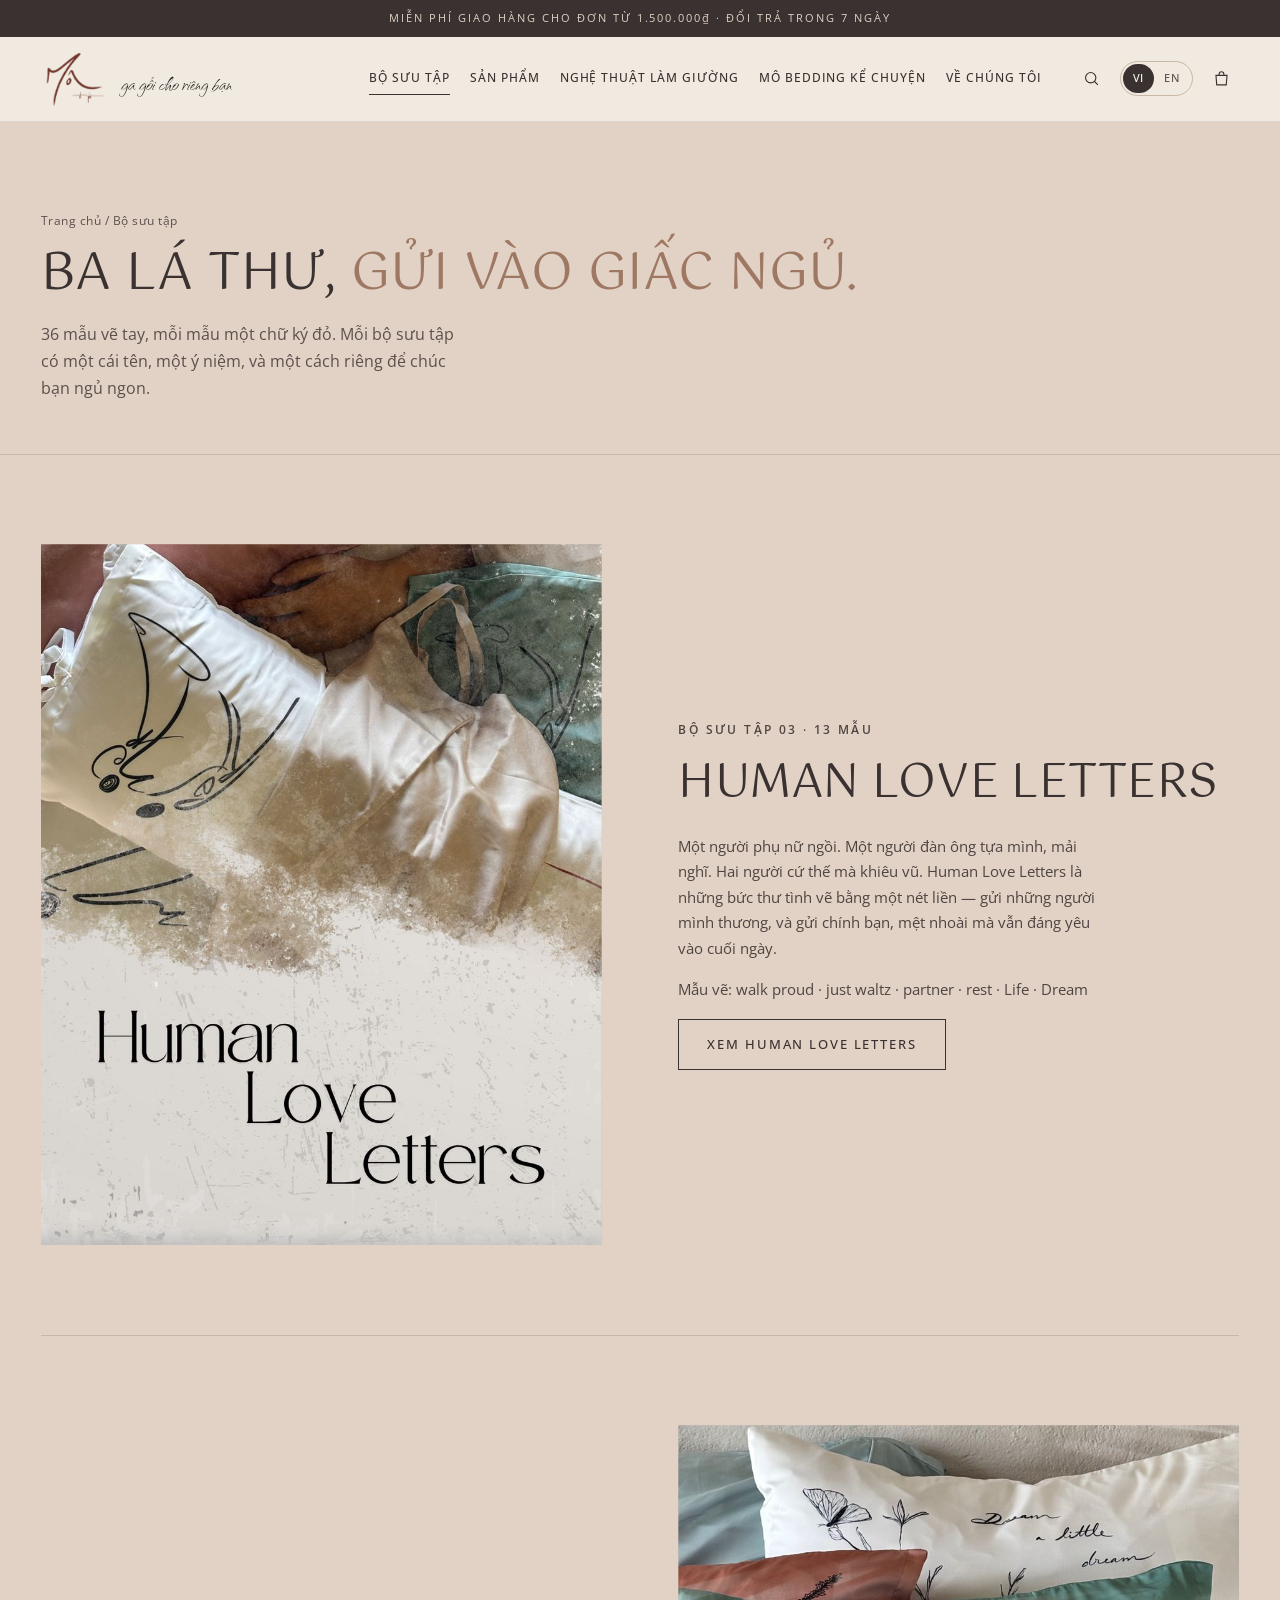
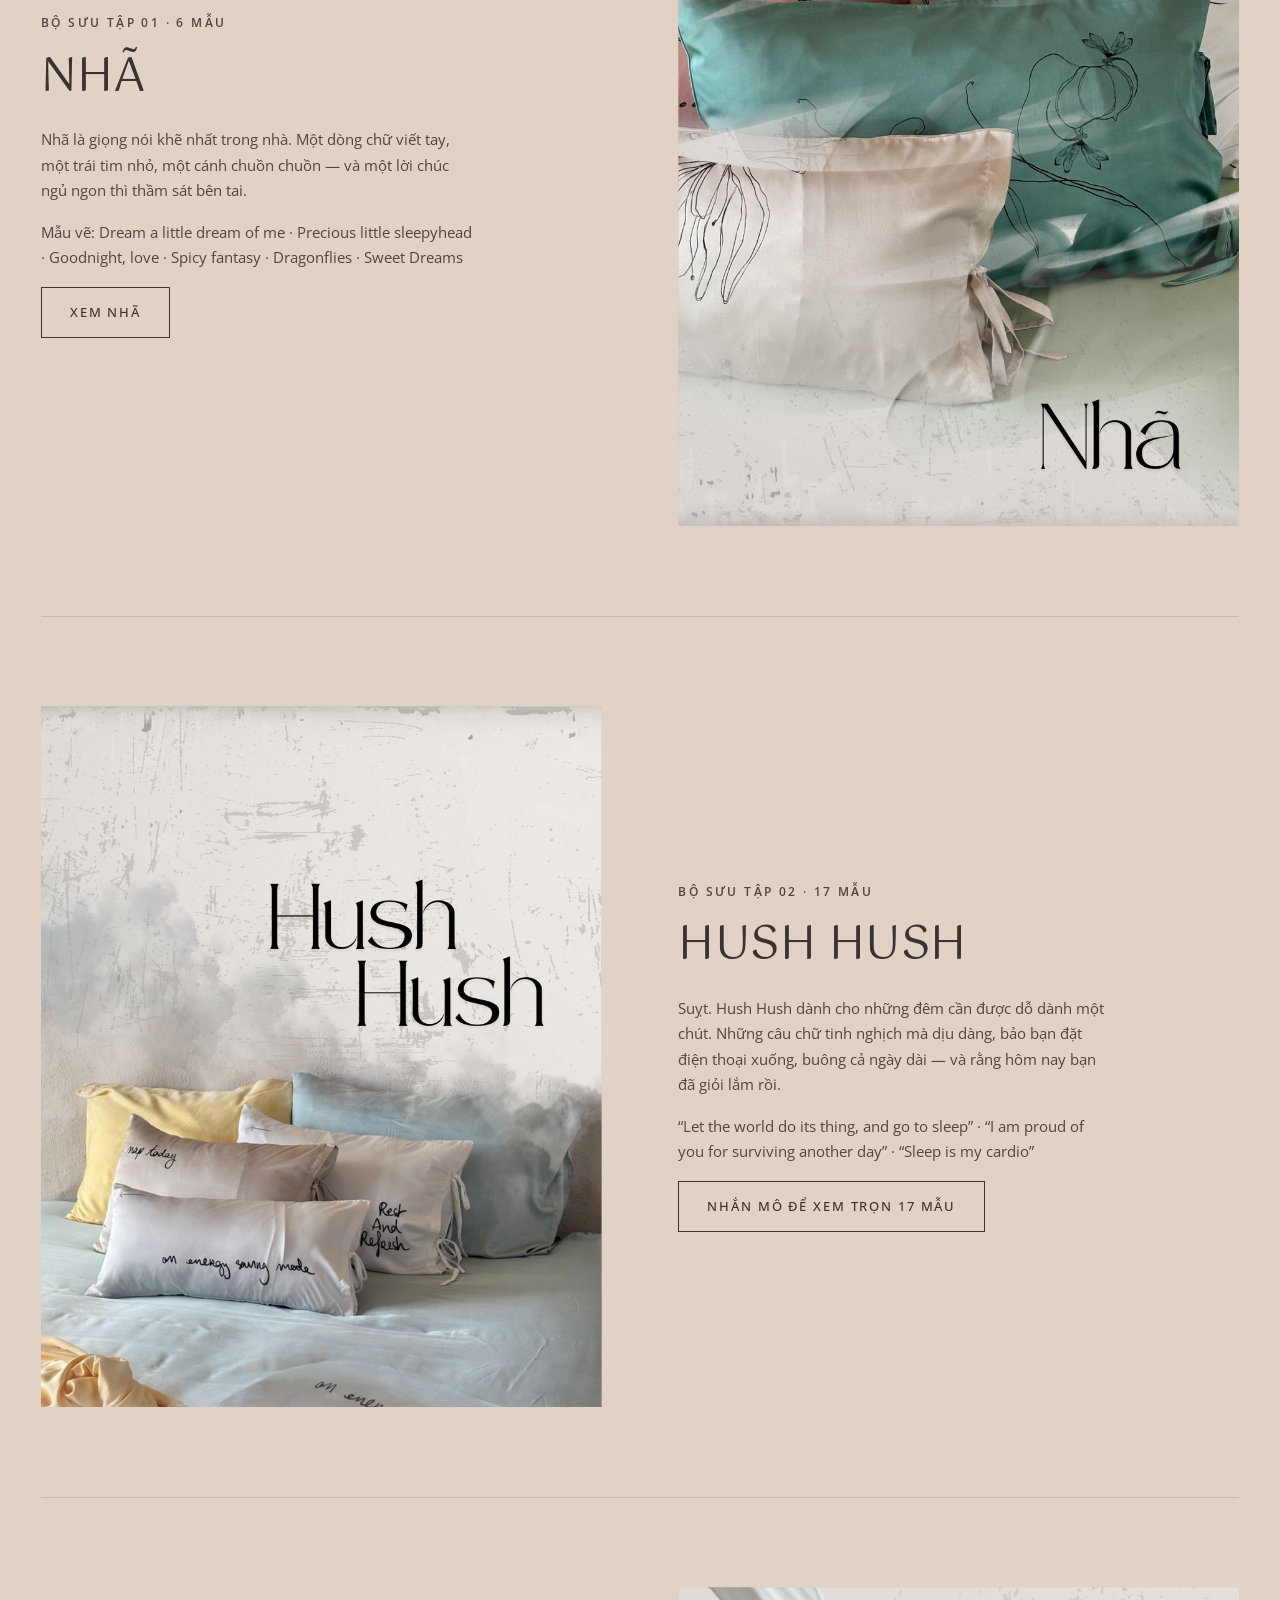
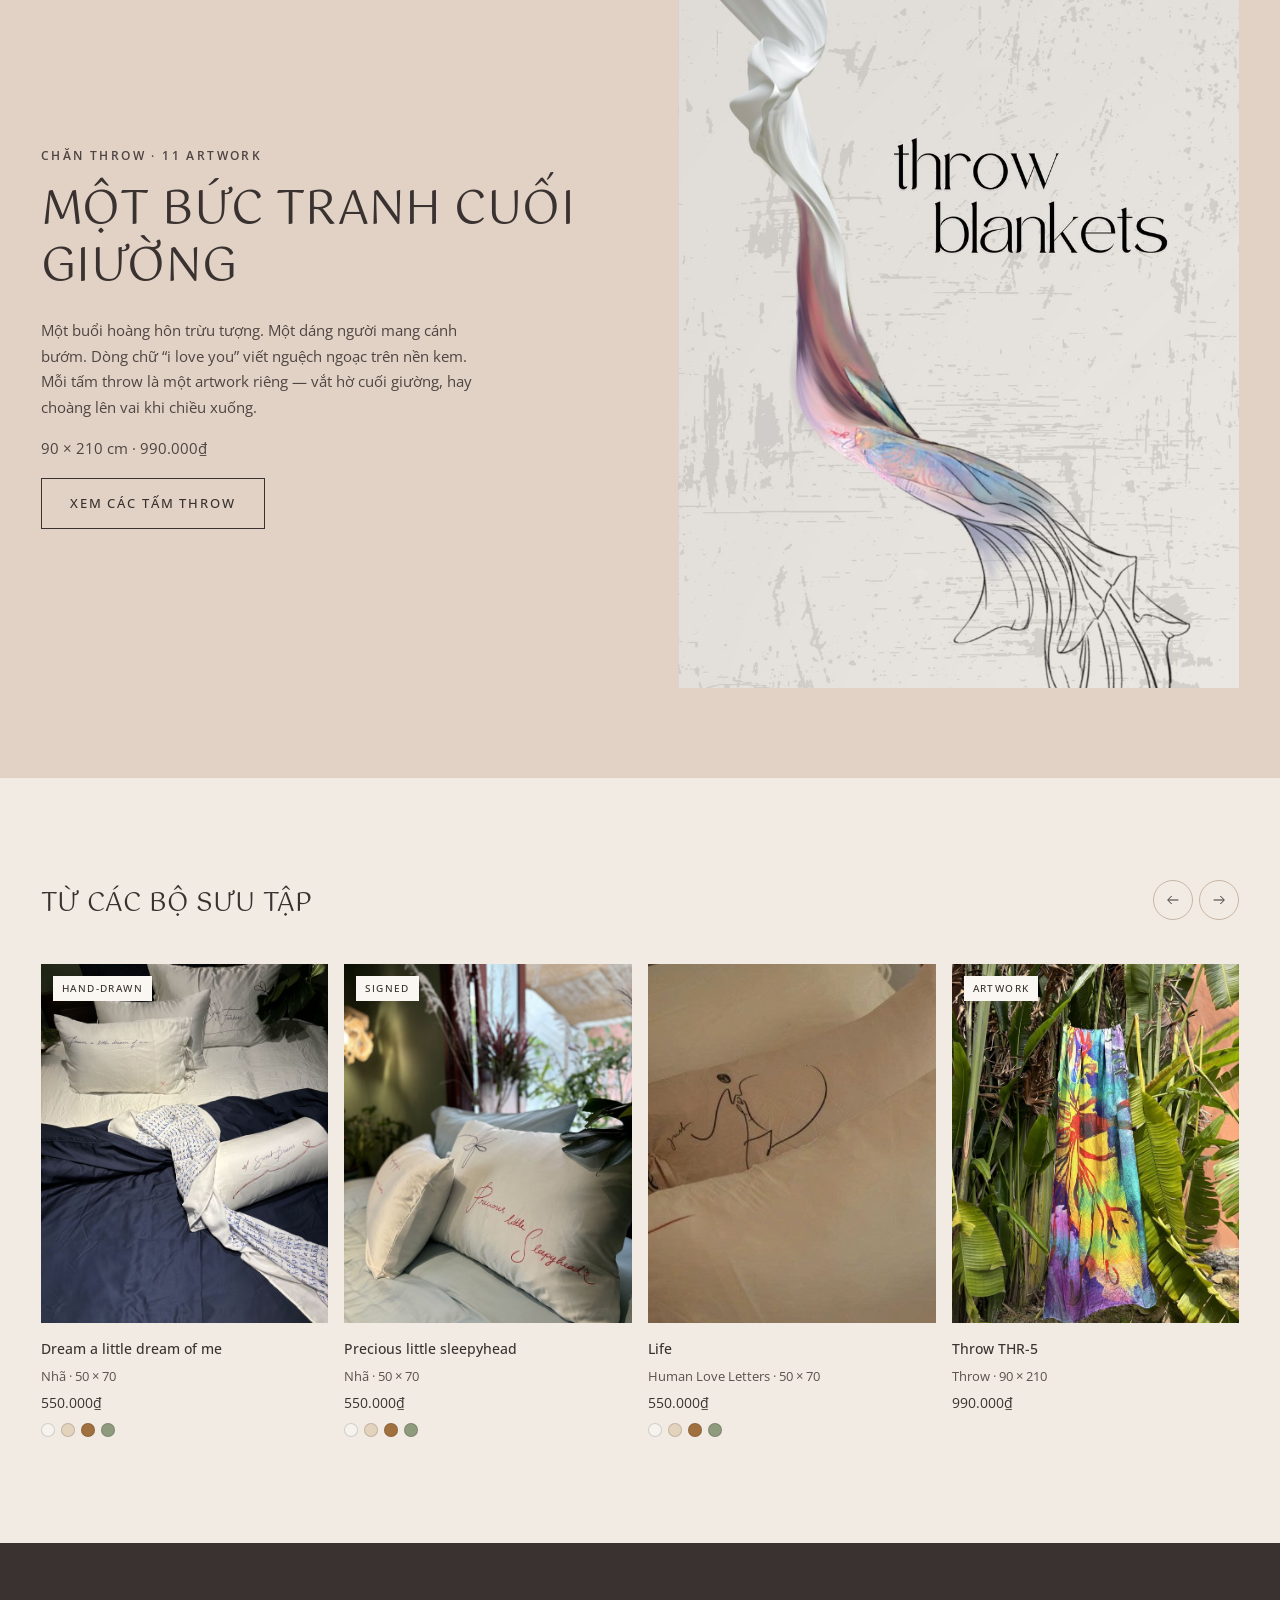
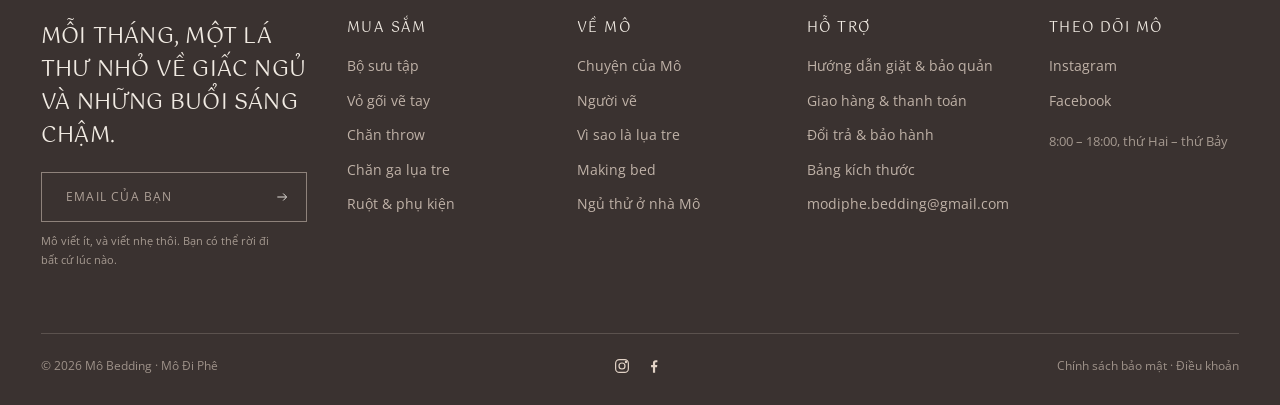
<file: collections.html>
<!doctype html>
<html lang="vi">
<head>
  <meta charset="utf-8">
  <meta name="viewport" content="width=device-width, initial-scale=1">
  <meta name="robots" content="noindex">
  <title>Bộ sưu tập — Mô Bedding</title>
  <meta name="description" content="Ba bộ sưu tập vỏ gối vẽ tay của Mô Bedding — Nhã, Hush Hush, Human Love Letters — và 11 tấm chăn throw artwork.">
  <link rel="preconnect" href="https://fonts.googleapis.com">
  <link rel="preconnect" href="https://fonts.gstatic.com" crossorigin>
  <link href="https://fonts.googleapis.com/css2?family=Gotu&family=Qwitcher+Grypen&family=Open+Sans:ital,wght@0,300..700;1,300..700&display=swap" rel="stylesheet">
  <link rel="stylesheet" href="assets/css/style.css?v=20260918m">
</head>
<body data-page="collections" data-en-title="Collections — Mô Bedding">
<div id="site-header"></div>

<main>
  <section class="page-hero">
    <div class="wrap reveal">
      <p class="crumbs"><a href="index.html" data-en="Home">Trang chủ</a> / <span data-en="Collections">Bộ sưu tập</span></p>
      <h1 data-en="Three letters, <em>written to your sleep.</em>">Ba lá thư, <em>gửi vào giấc ngủ.</em></h1>
      <p class="lead" data-en="36 hand-drawn designs, each signed in red. Each collection has its own name, its own idea, and its own way of saying goodnight.">36 mẫu vẽ tay, mỗi mẫu một chữ ký đỏ. Mỗi bộ sưu tập có một cái tên, một ý niệm, và một cách riêng để chúc bạn ngủ ngon.</p>
    </div>
  </section>

  <div class="wrap">
    <article class="chapter" id="human-love-letters">
      <div class="chapter__img img-reveal"><img src="assets/img/coll2-hll.jpg" alt="Human Love Letters" loading="lazy" style="object-position:50% 100%"></div>
      <div class="chapter__txt reveal">
        <p class="eyebrow" data-en="Collection 03 · 13 designs">Bộ sưu tập 03 · 13 mẫu</p>
        <h2 class="h-xl">Human Love Letters</h2>
        <p data-en="A woman sitting. A man leaning, lost in thought. Two people who simply waltz. Human Love Letters are love letters drawn in one unbroken line — to the people we love, and to the tired, lovely person you are at the end of the day.">Một người phụ nữ ngồi. Một người đàn ông tựa mình, mải nghĩ. Hai người cứ thế mà khiêu vũ. Human Love Letters là những bức thư tình vẽ bằng một nét liền — gửi những người mình thương, và gửi chính bạn, mệt nhoài mà vẫn đáng yêu vào cuối ngày.</p>
        <p data-en="Designs: walk proud · just waltz · partner · rest · Life · Dream">Mẫu vẽ: walk proud · just waltz · partner · rest · Life · Dream</p>
        <a class="btn" href="shop.html?coll=Human%20Love%20Letters" data-en="See Human Love Letters">Xem Human Love Letters</a>
      </div>
    </article>

    <article class="chapter" id="nha">
      <div class="chapter__img img-reveal"><img src="assets/img/coll2-nha.jpg" alt="Nhã" loading="lazy" style="object-position:50% 100%"></div>
      <div class="chapter__txt reveal">
        <p class="eyebrow" data-en="Collection 01 · 6 designs">Bộ sưu tập 01 · 6 mẫu</p>
        <h2 class="h-xl">Nhã</h2>
        <p data-en="Nhã is the softest voice in the house. A cursive line, a small heart, a dragonfly — and a goodnight whispered close to your ear.">Nhã là giọng nói khẽ nhất trong nhà. Một dòng chữ viết tay, một trái tim nhỏ, một cánh chuồn chuồn — và một lời chúc ngủ ngon thì thầm sát bên tai.</p>
        <p data-en="Designs: Dream a little dream of me · Precious little sleepyhead · Goodnight, love · Spicy fantasy · Dragonflies · Sweet Dreams">Mẫu vẽ: Dream a little dream of me · Precious little sleepyhead · Goodnight, love · Spicy fantasy · Dragonflies · Sweet Dreams</p>
        <a class="btn" href="shop.html?coll=Nh%C3%A3" data-en="See Nhã">Xem Nhã</a>
      </div>
    </article>

    <article class="chapter" id="hush-hush">
      <div class="chapter__img img-reveal"><img src="assets/img/coll2-hush.jpg" alt="Hush Hush" loading="lazy" style="object-position:50% 0%"></div>
      <div class="chapter__txt reveal">
        <p class="eyebrow" data-en="Collection 02 · 17 designs">Bộ sưu tập 02 · 17 mẫu</p>
        <h2 class="h-xl">Hush Hush</h2>
        <p data-en="Shh. Hush Hush is for the nights you need a little coaxing. Mischievous, tender words that tell you to put the phone down, let the day go — and that you did well today.">Suỵt. Hush Hush dành cho những đêm cần được dỗ dành một chút. Những câu chữ tinh nghịch mà dịu dàng, bảo bạn đặt điện thoại xuống, buông cả ngày dài — và rằng hôm nay bạn đã giỏi lắm rồi.</p>
        <p>“Let the world do its thing, and go to sleep” · “I am proud of you for surviving another day” · “Sleep is my cardio”</p>
        <a class="btn" href="https://www.instagram.com/modiphe/" target="_blank" rel="noopener" data-en="Message Mô to see all 17">Nhắn Mô để xem trọn 17 mẫu</a>
      </div>
    </article>

    <article class="chapter" id="throw">
      <div class="chapter__img img-reveal"><img src="assets/img/coll2-throw.jpg" alt="Chăn throw artwork của Mô" data-en-alt="Mô artwork throw" loading="lazy" style="object-position:50% 30%"></div>
      <div class="chapter__txt reveal">
        <p class="eyebrow" data-en="Throws · 11 artworks">Chăn throw · 11 artwork</p>
        <h2 class="h-xl" data-en="A painting at the foot of the bed">Một bức tranh cuối giường</h2>
        <p data-en="An abstract sunset. A figure with butterfly wings. The words “i love you” scribbled over cream. Each throw is its own artwork — drape it over the bed, or wrap it around your shoulders when the evening cools.">Một buổi hoàng hôn trừu tượng. Một dáng người mang cánh bướm. Dòng chữ “i love you” viết nguệch ngoạc trên nền kem. Mỗi tấm throw là một artwork riêng — vắt hờ cuối giường, hay choàng lên vai khi chiều xuống.</p>
        <p data-en="90 × 210 cm · 990,000₫">90 × 210 cm · 990.000₫</p>
        <a class="btn" href="shop.html?type=throw" data-en="See the throws">Xem các tấm throw</a>
      </div>
    </article>
  </div>

  <section class="section section--alt" data-rail="nha-dream,nha-sleepyhead,hll-life,thr-5,nha-sweet,thr-8,hll-waltz,thr-1">
    <div class="wrap">
      <div class="sec-head reveal">
        <h2 class="h-md" data-en="From the collections">Từ các bộ sưu tập</h2>
        <div class="carousel-nav">
          <button aria-label="Trước" data-en-aria="Previous"><svg width="16" height="16" viewBox="0 0 24 24" fill="none" stroke="currentColor" stroke-width="1.5"><path d="M20 12H5m5-6-6 6 6 6"/></svg></button>
          <button aria-label="Sau" data-en-aria="Next"><svg width="16" height="16" viewBox="0 0 24 24" fill="none" stroke="currentColor" stroke-width="1.5"><path d="M4 12h15m-5-6 6 6-6 6"/></svg></button>
        </div>
      </div>
      <div class="products"></div>
    </div>
  </section>
</main>

<div id="site-footer"></div>
<script src="assets/js/main.js?v=20260918m"></script>
</body>
</html>
</file>
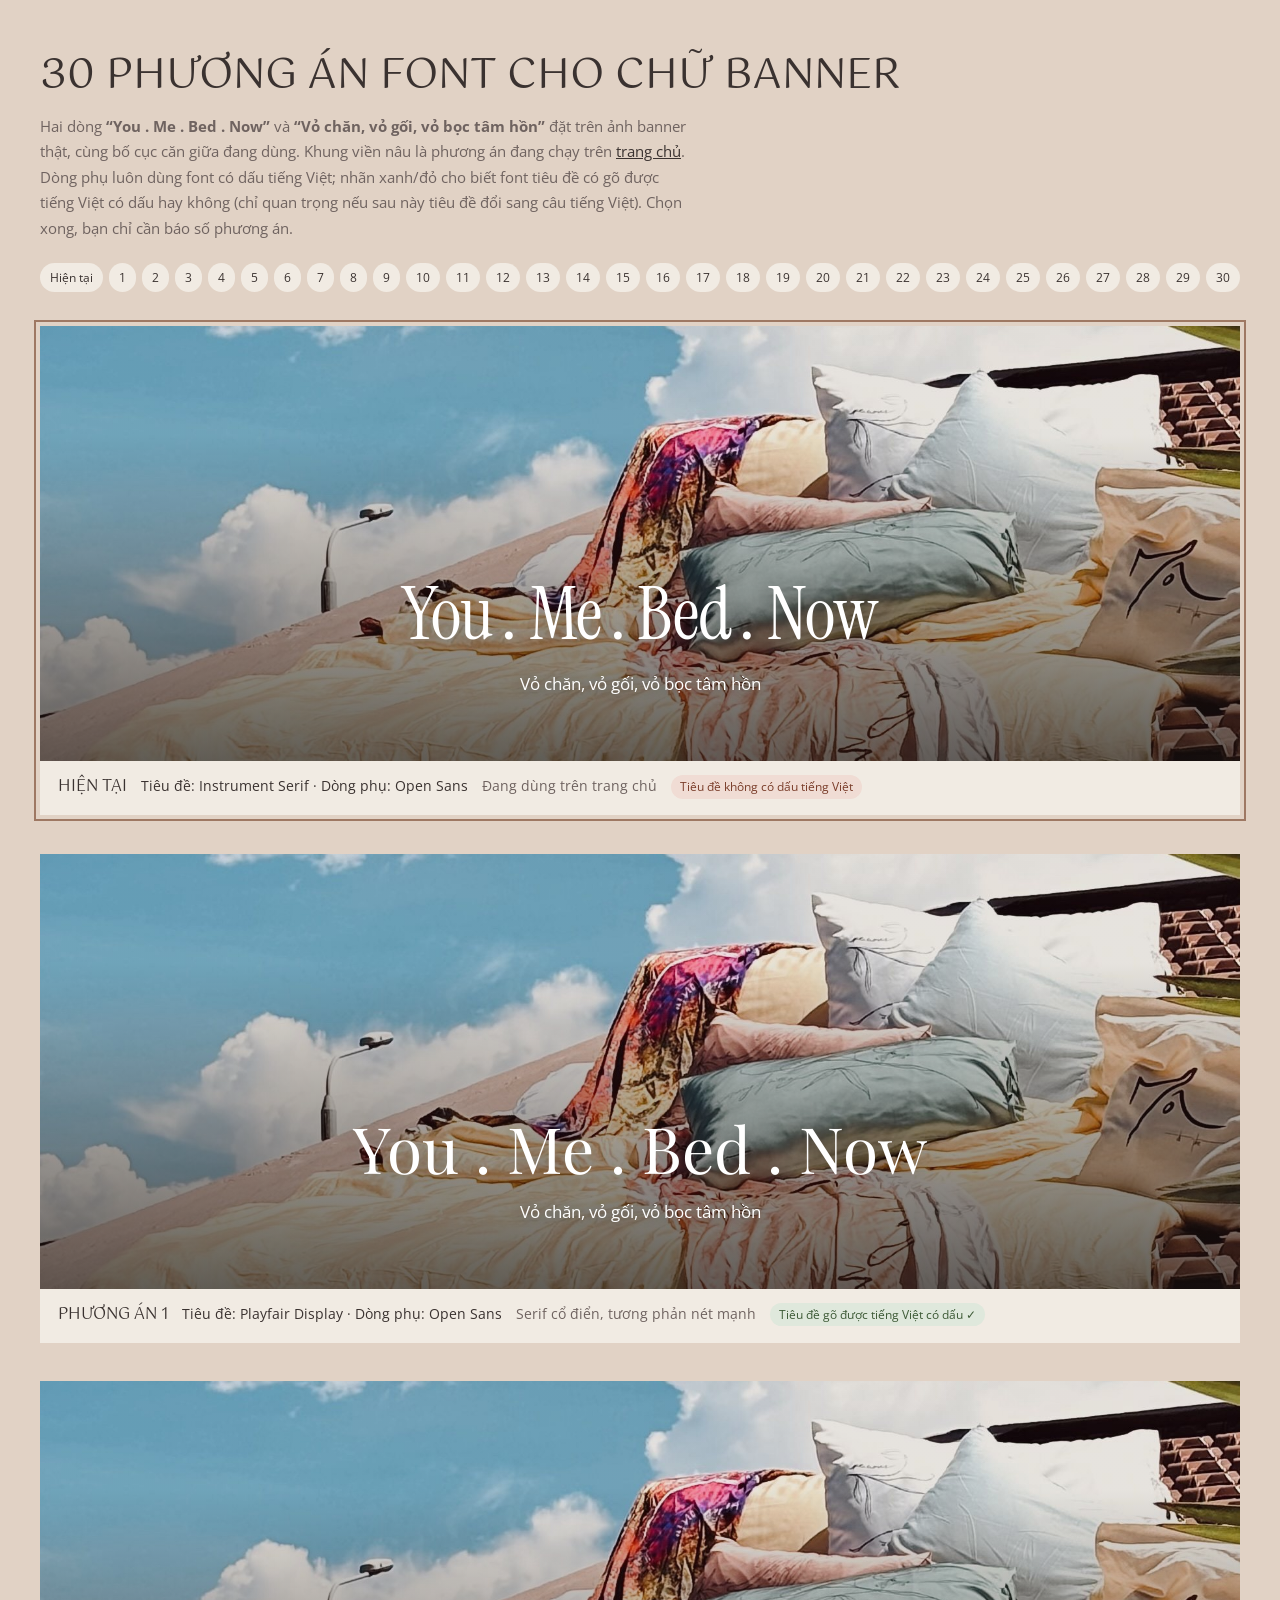
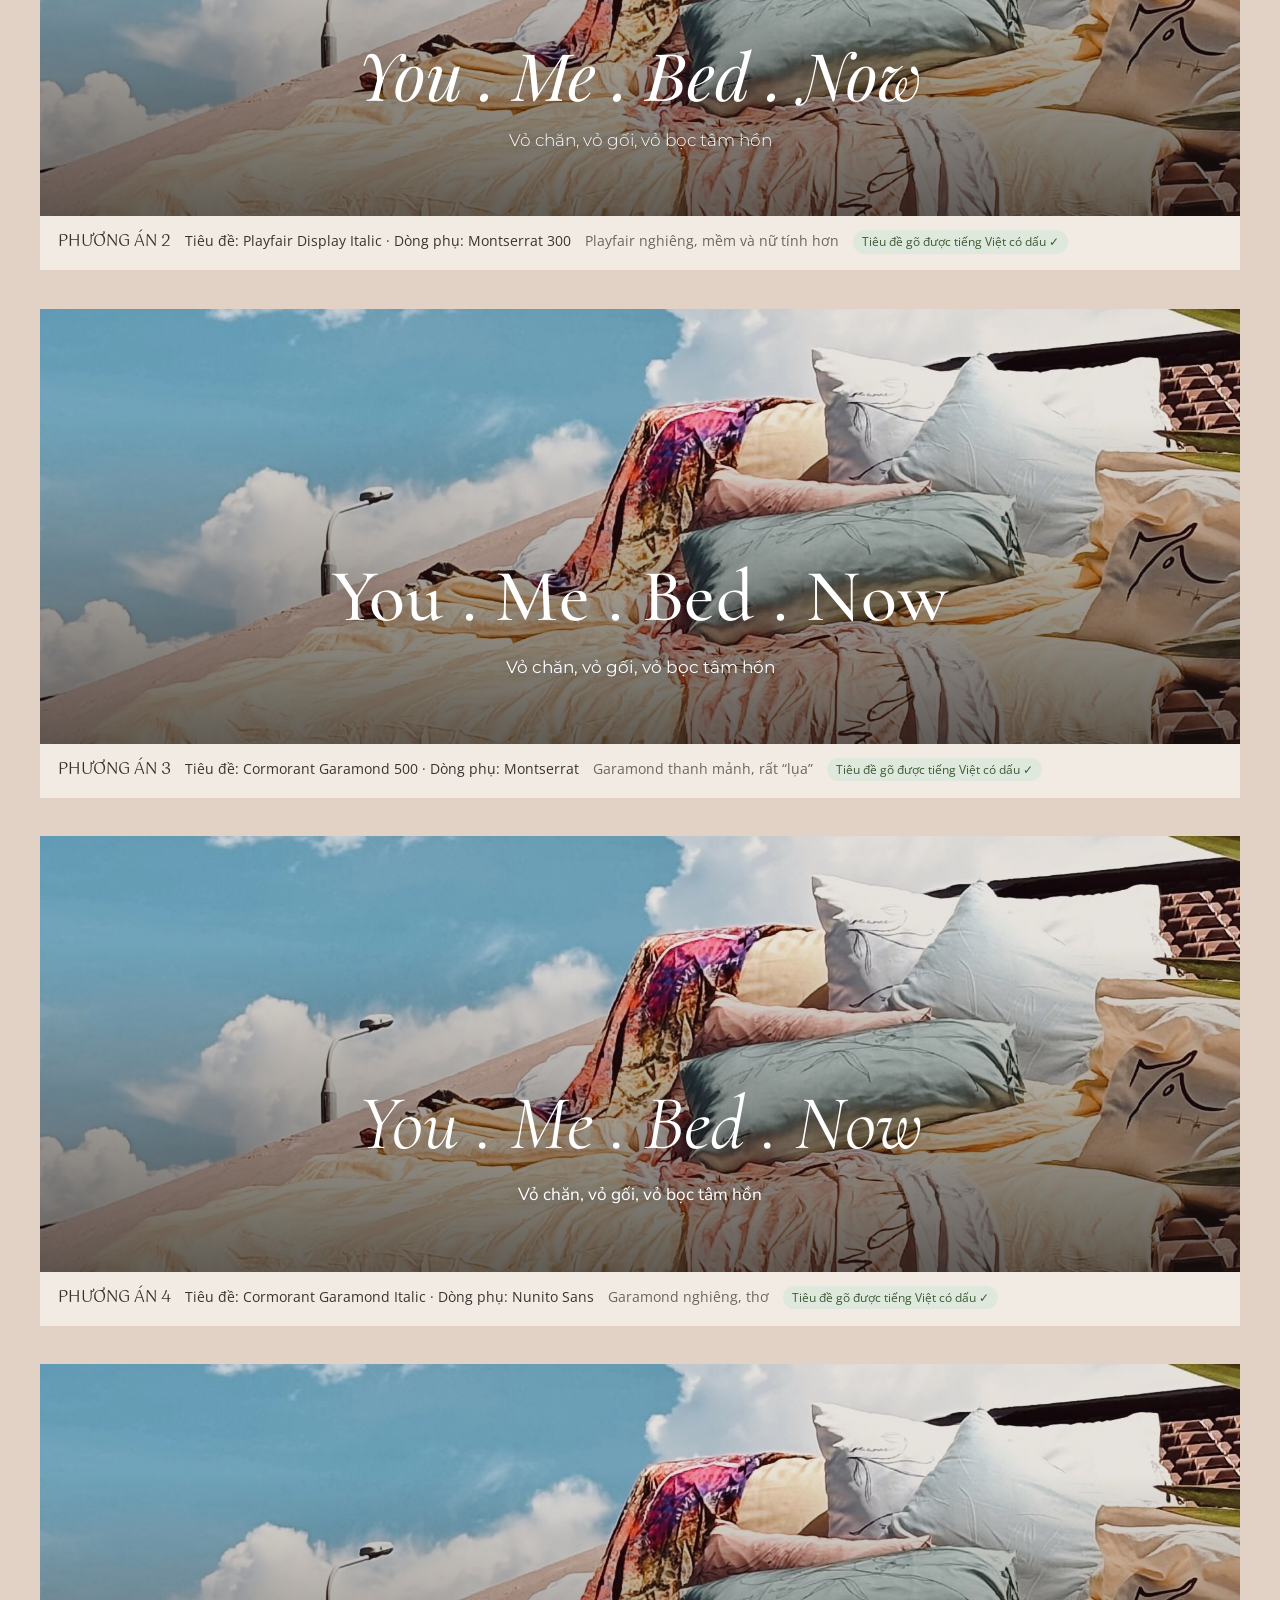
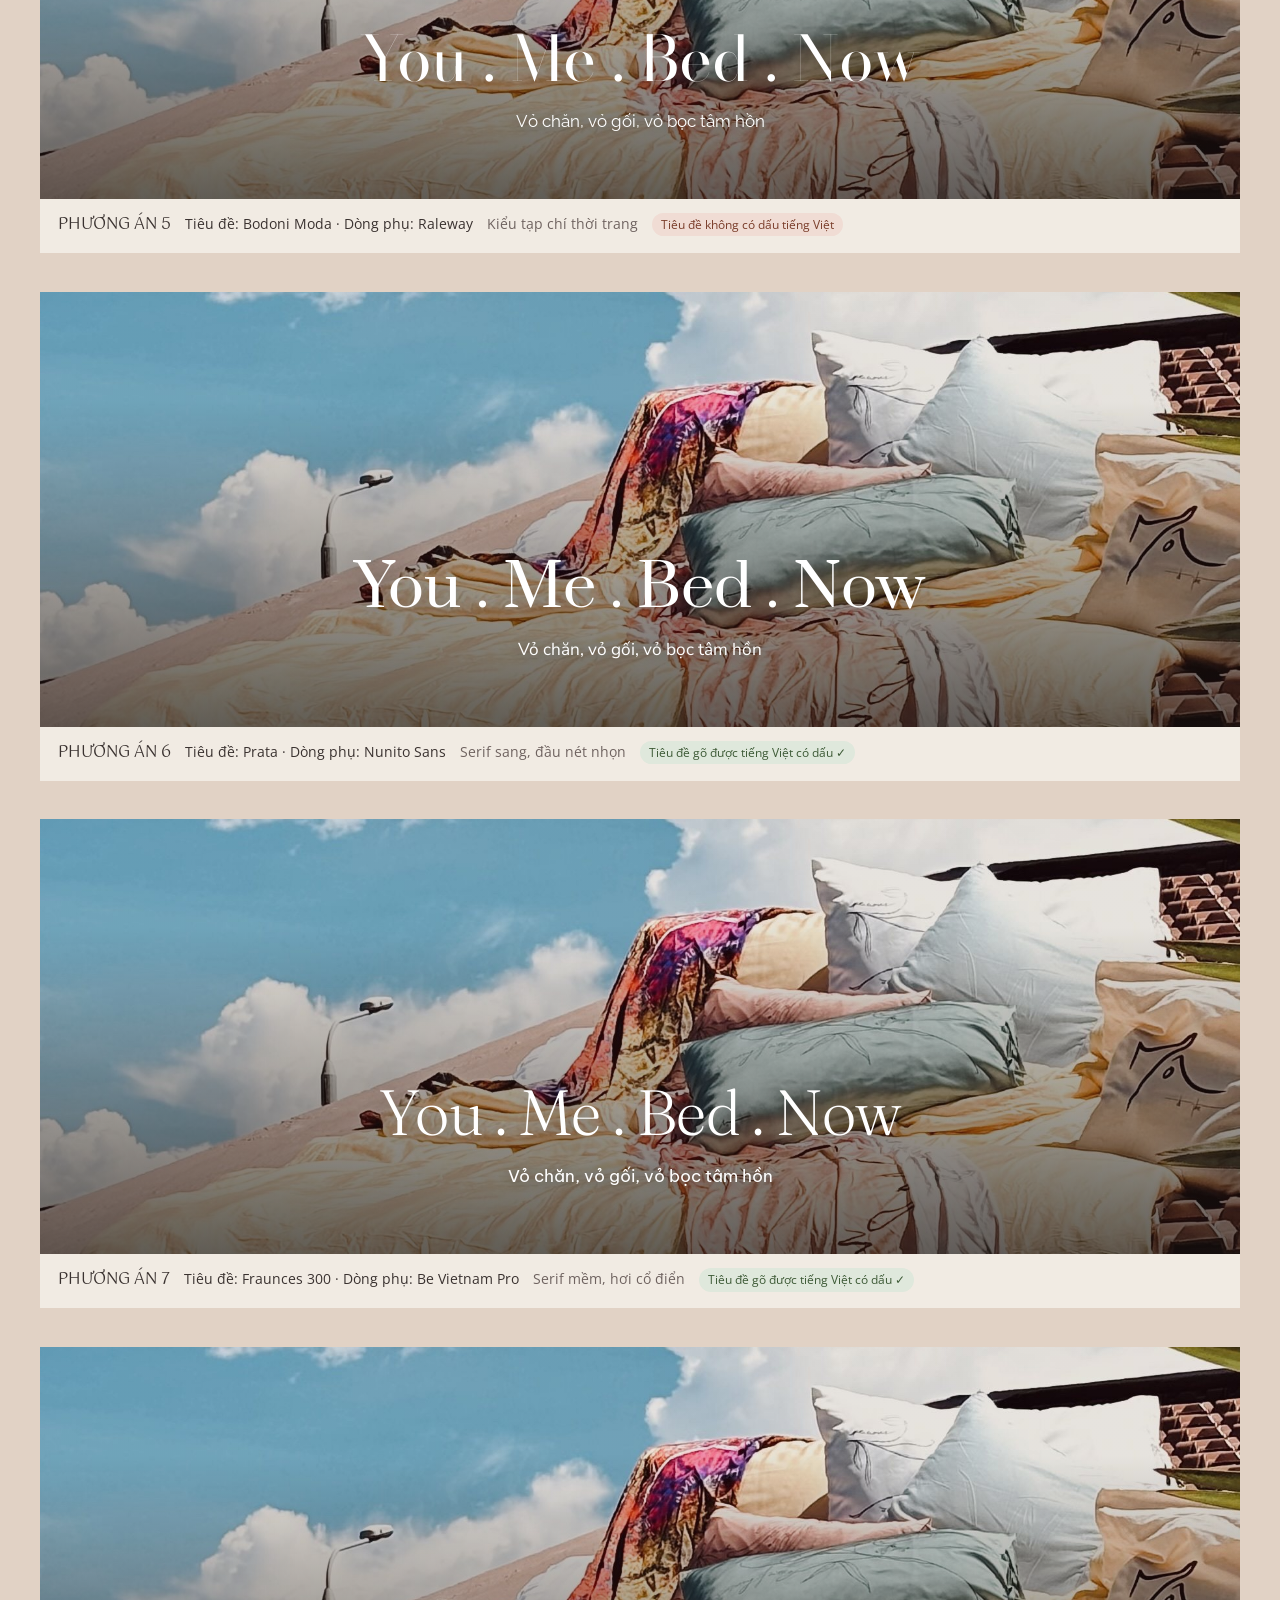
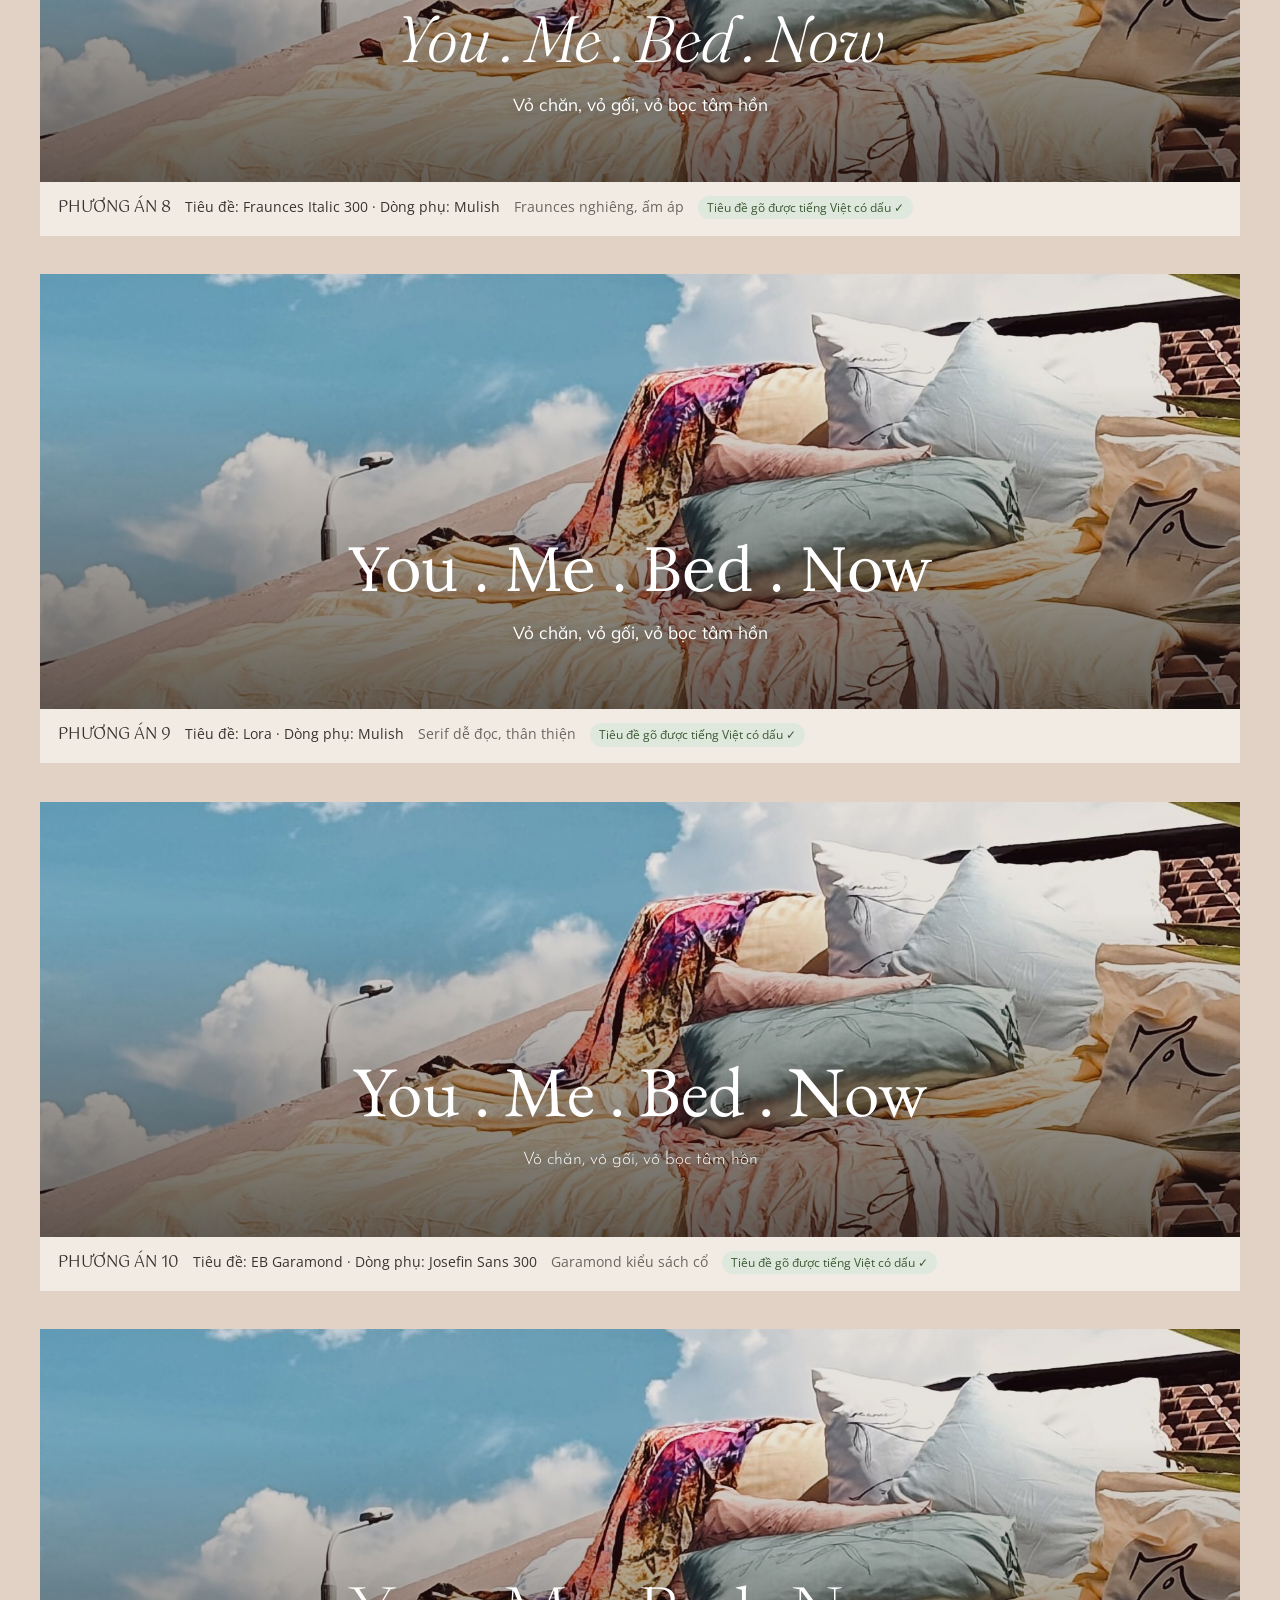
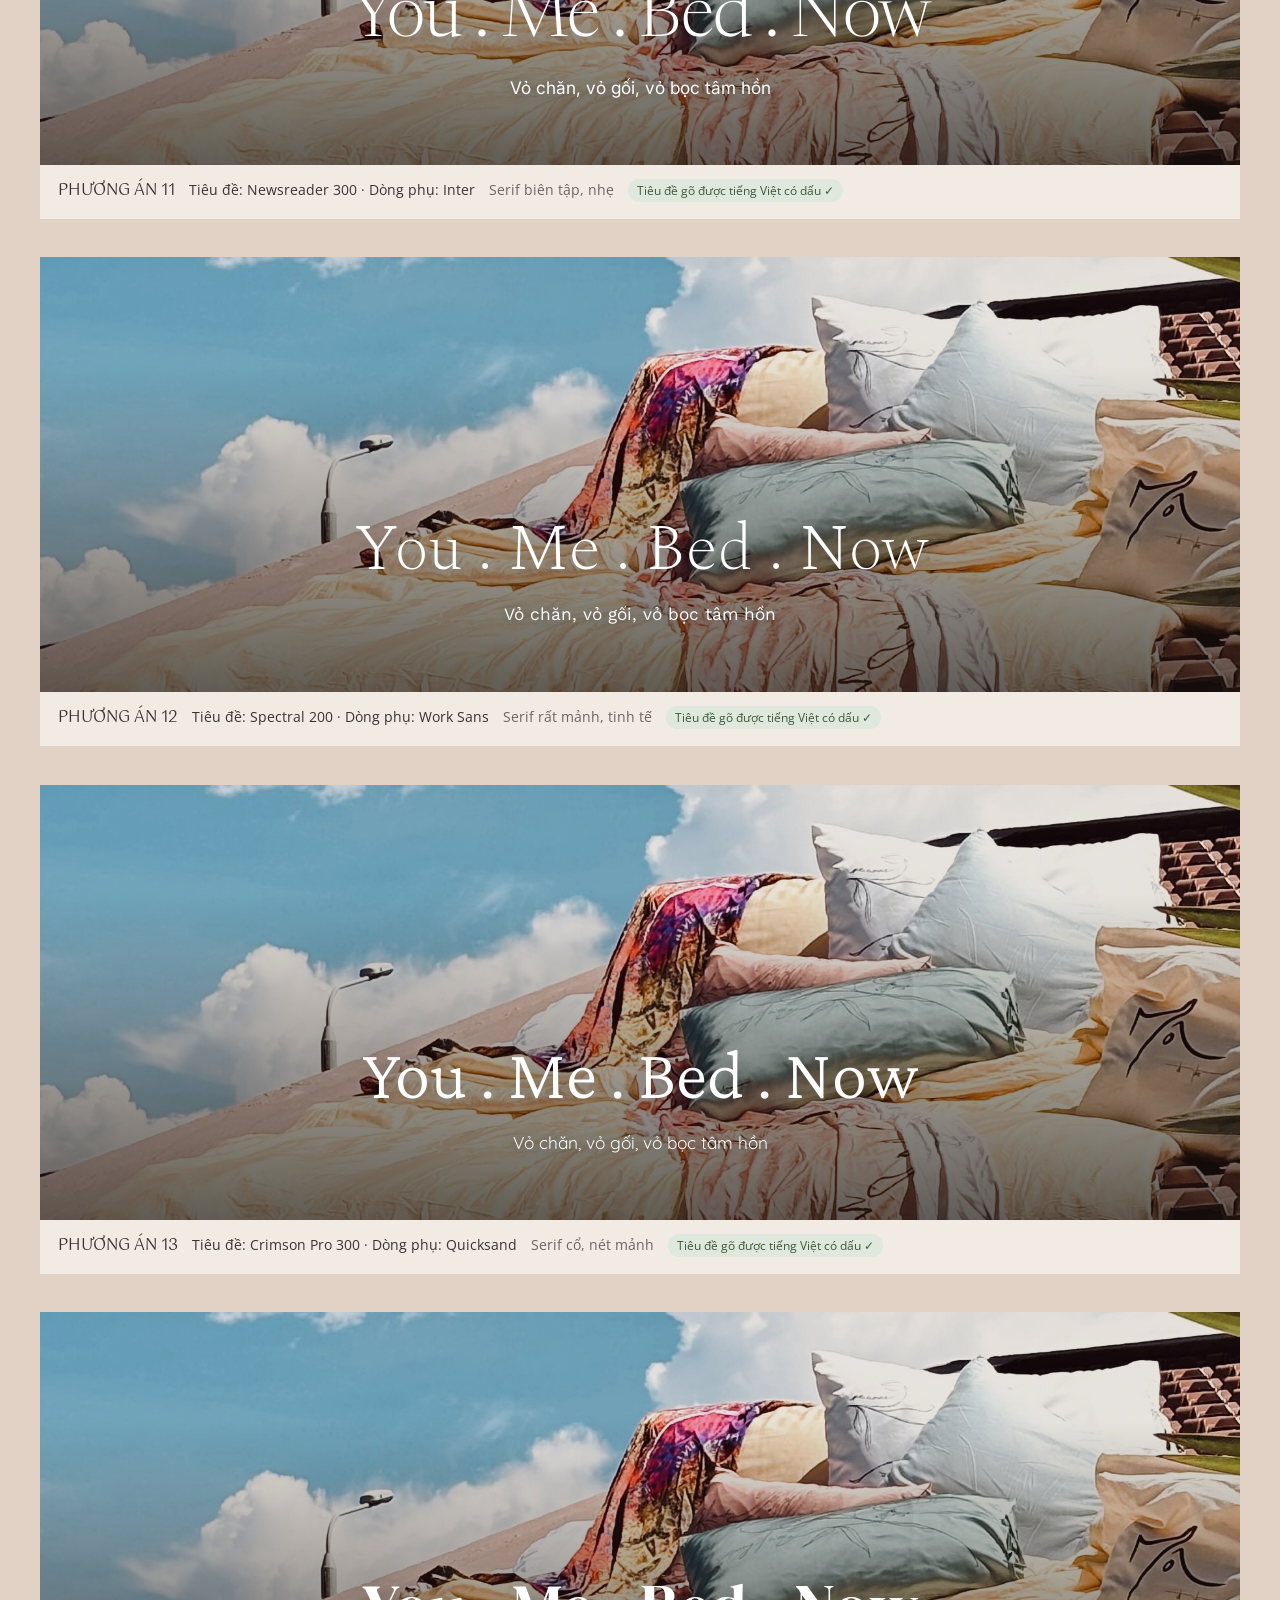
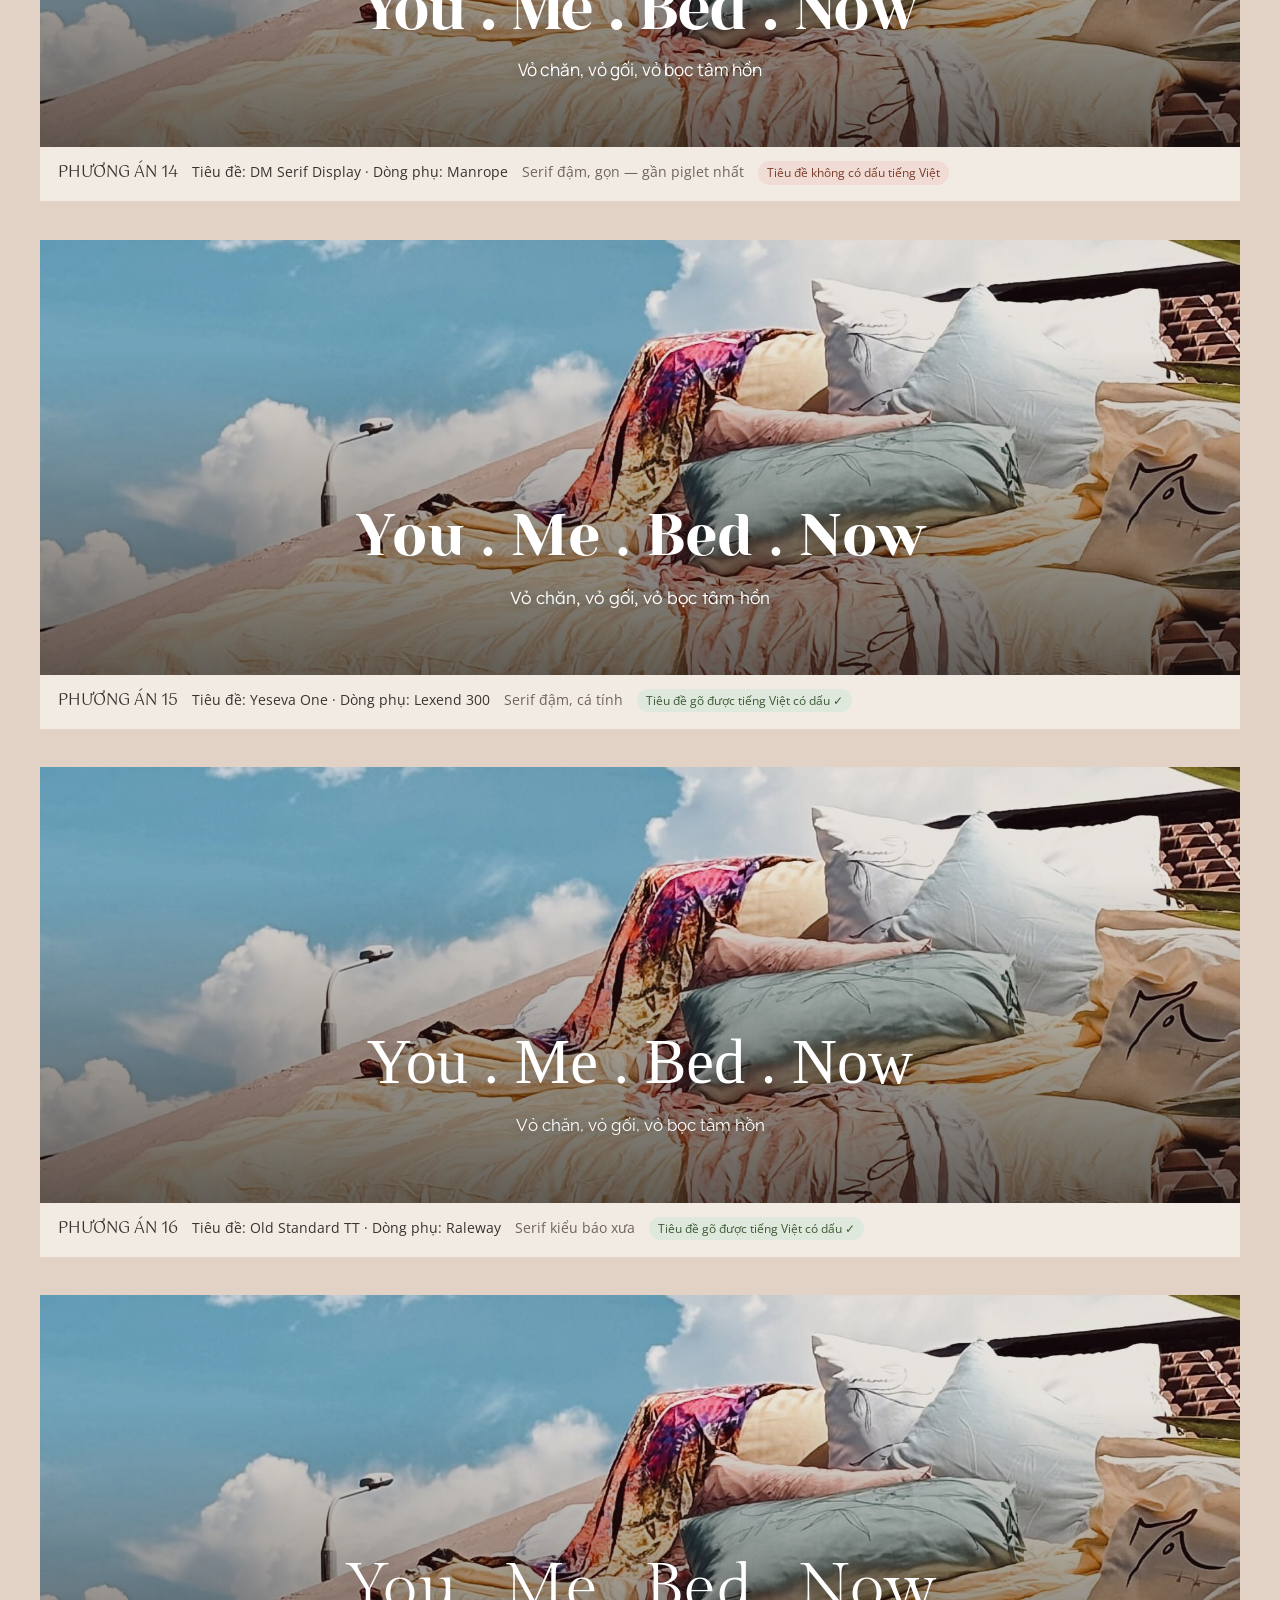
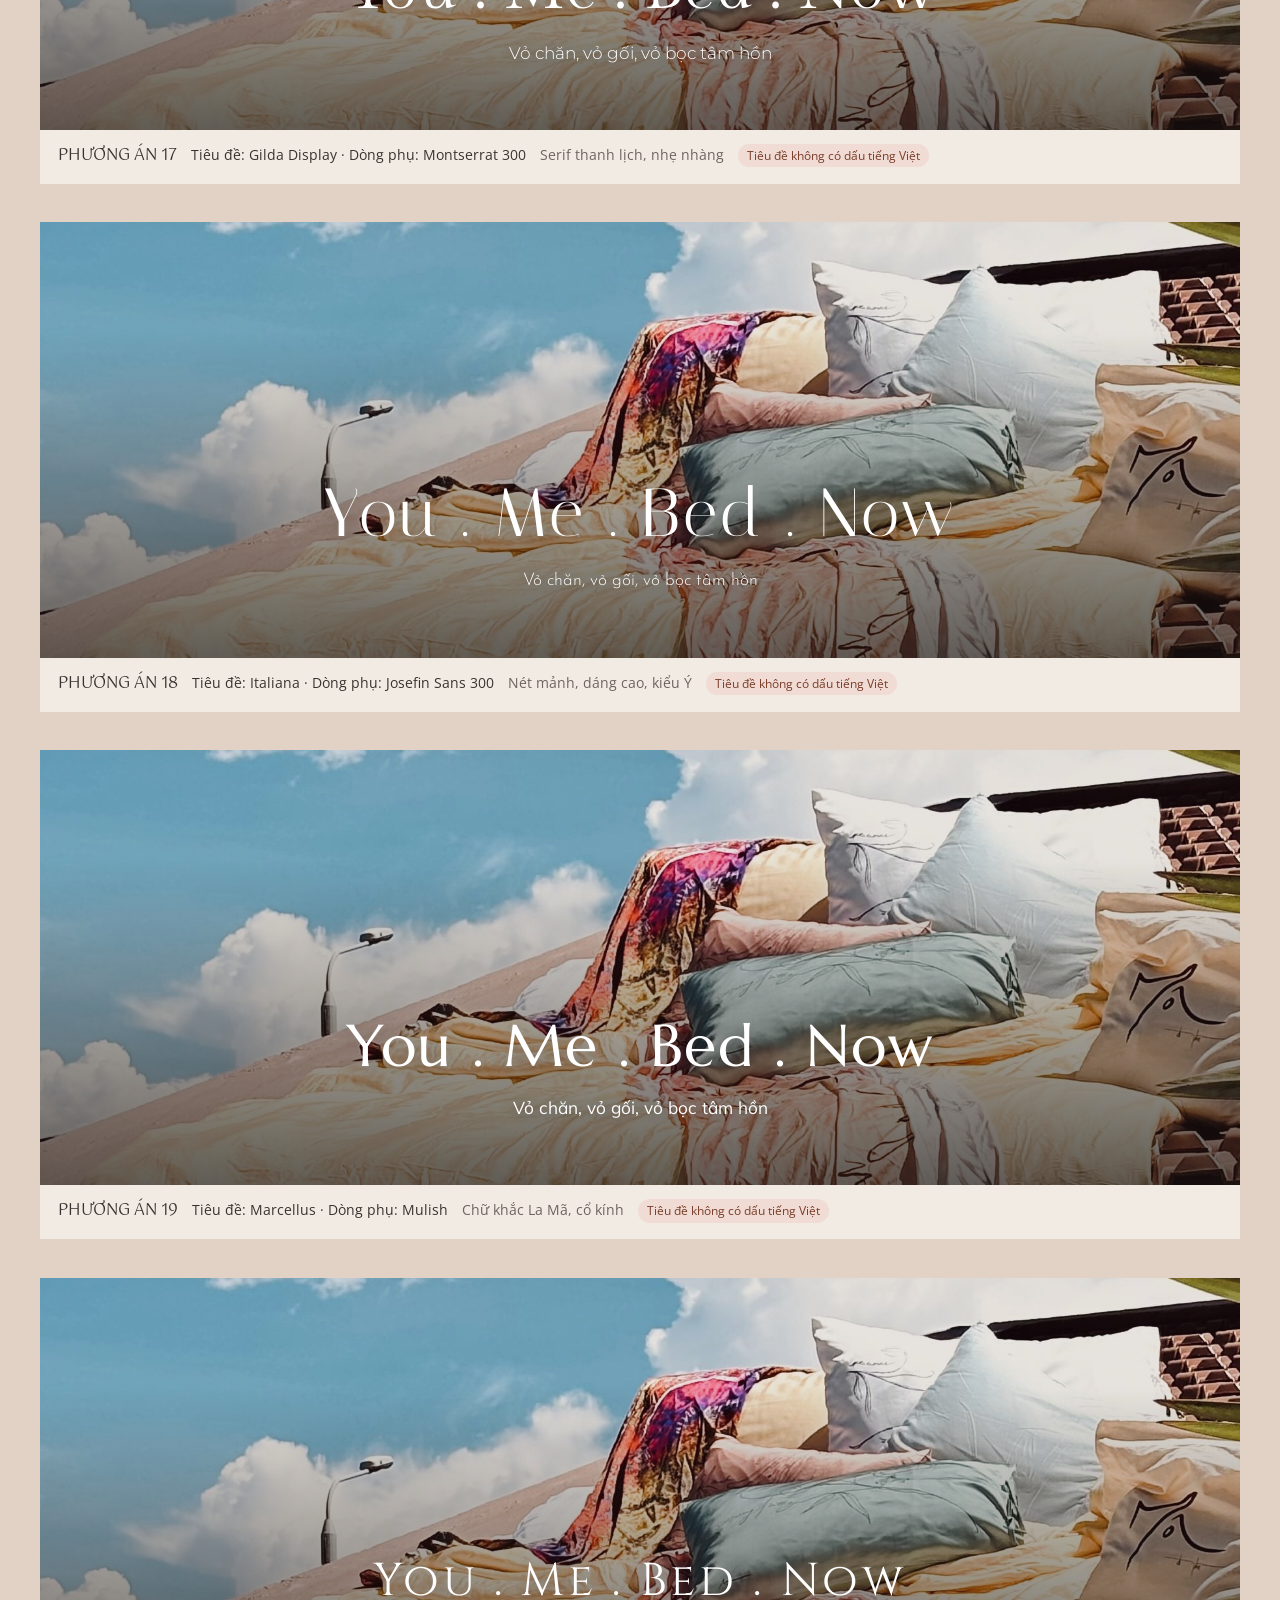
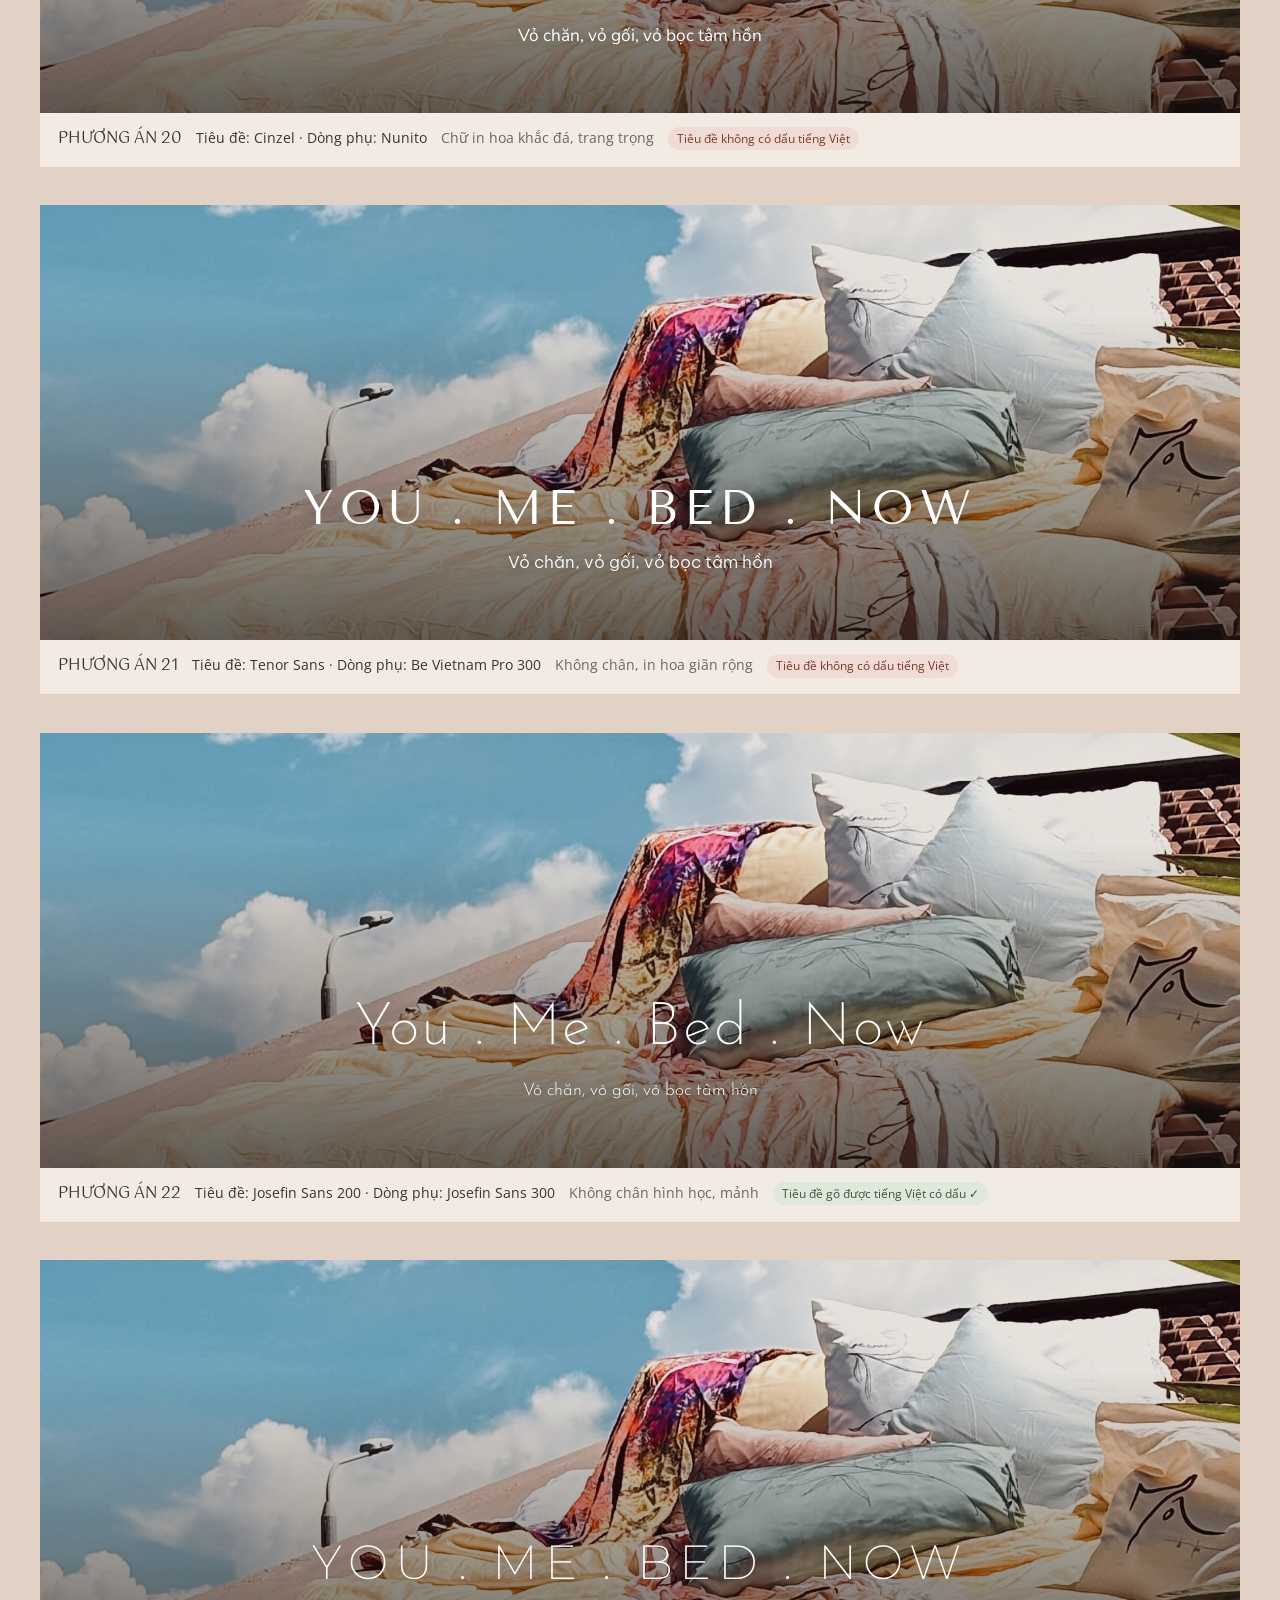
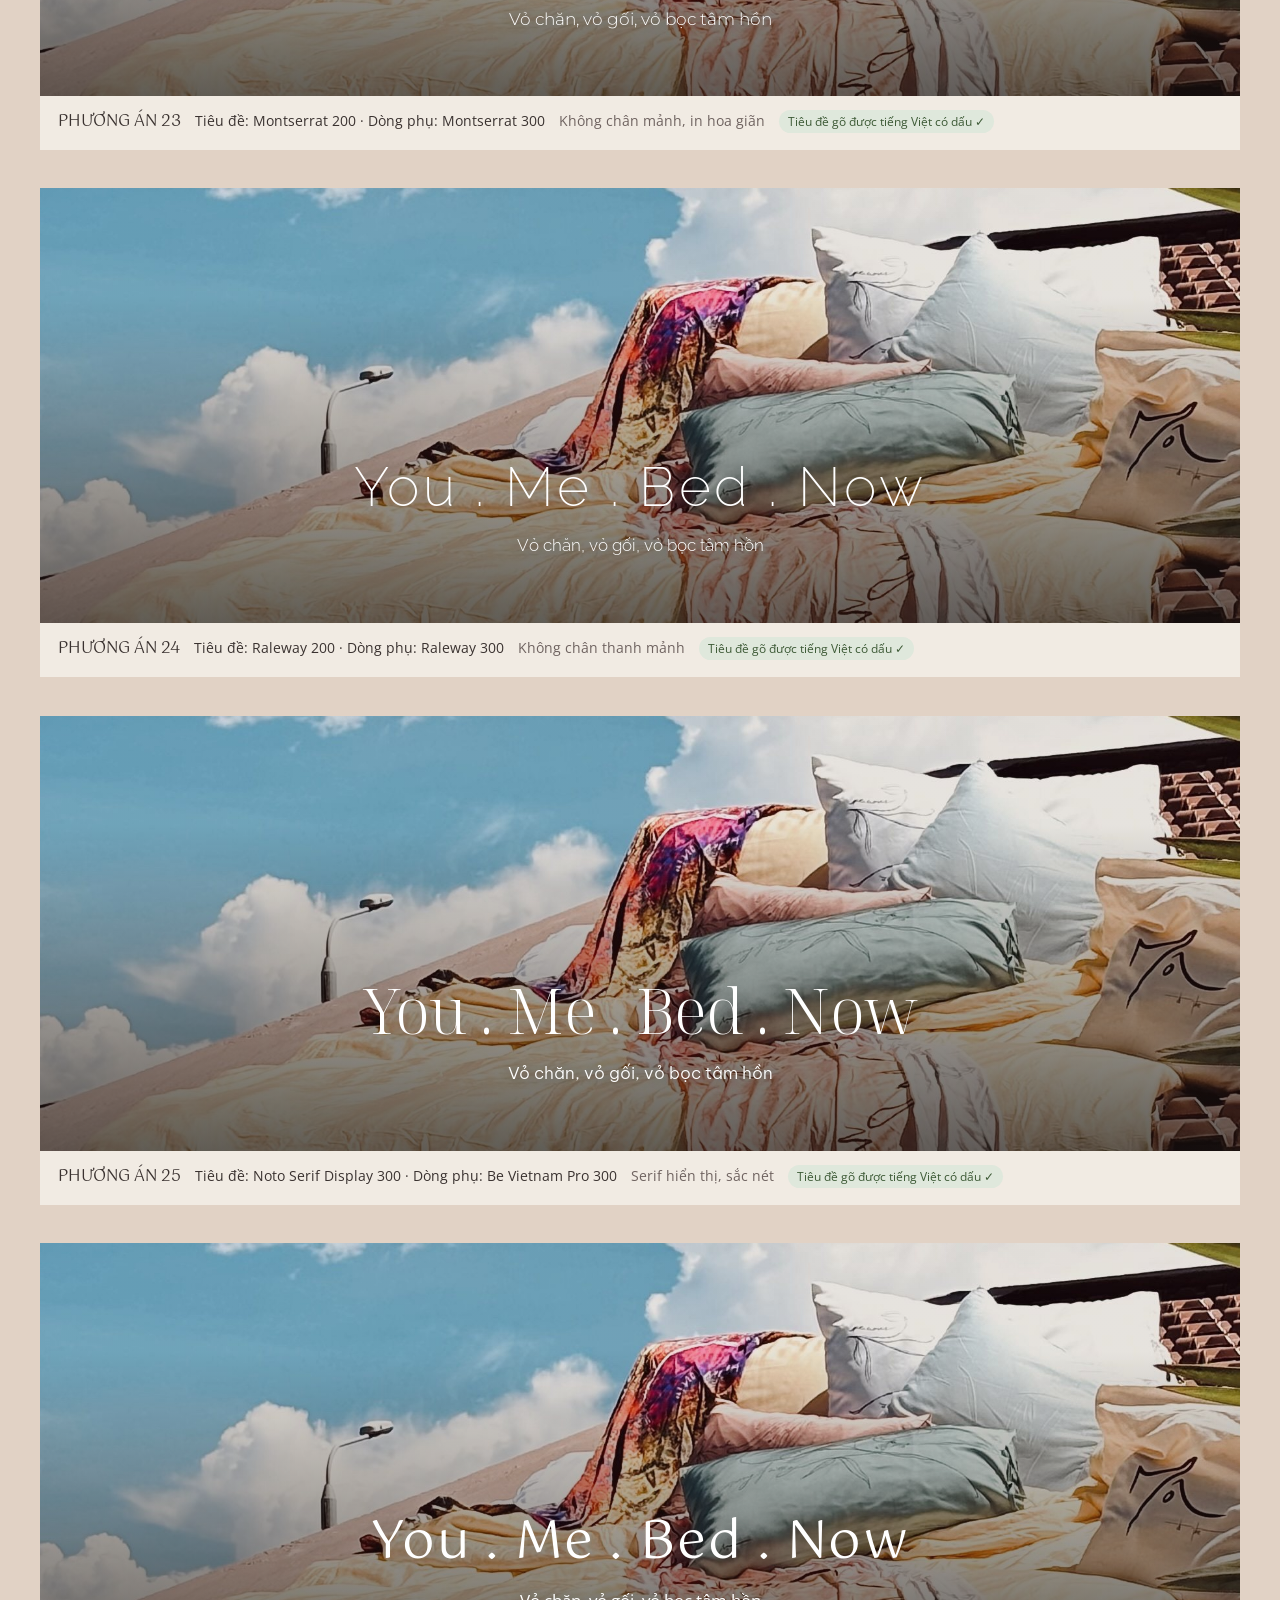
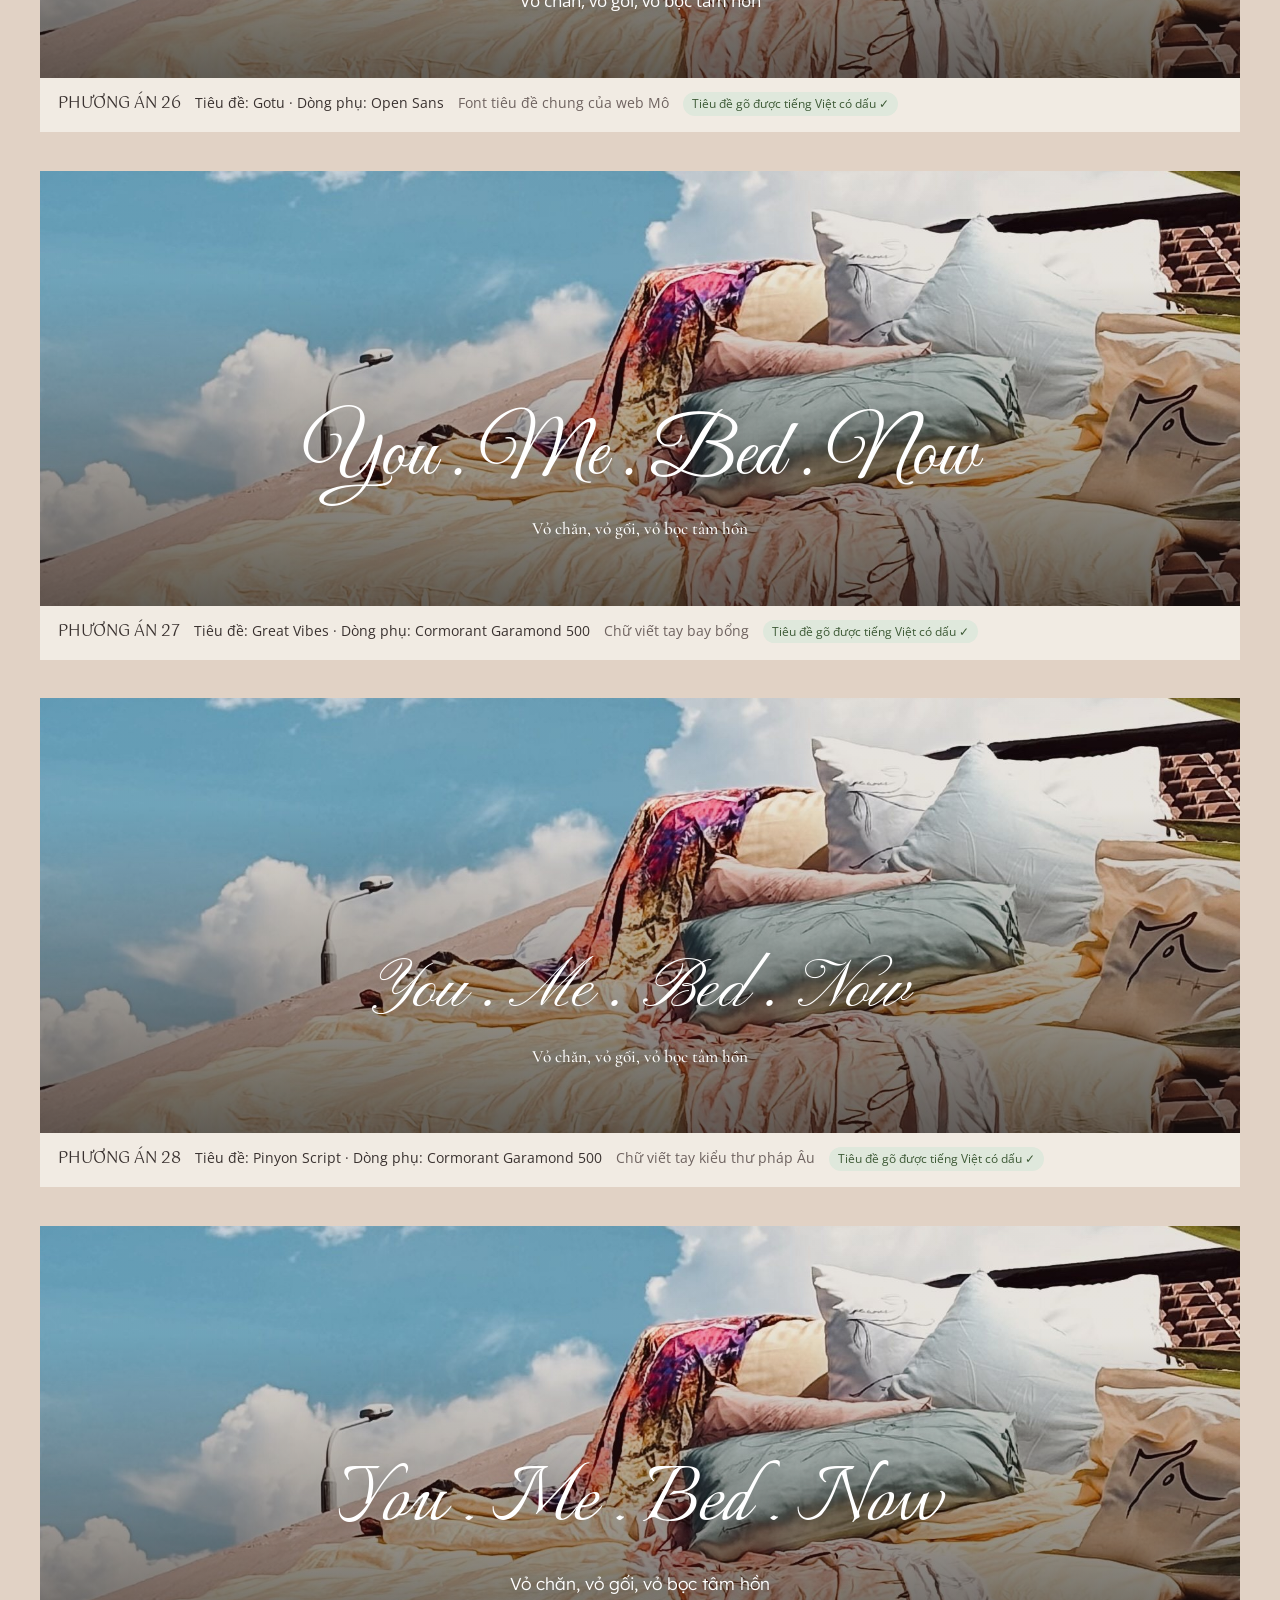
<file: demo-font-banner.html>
<!doctype html>
<html lang="vi">
<head>
  <meta charset="utf-8">
  <meta name="viewport" content="width=device-width, initial-scale=1">
  <meta name="robots" content="noindex">
  <title>30 phương án font banner — Mô Bedding</title>
  <link rel="preconnect" href="https://fonts.googleapis.com">
  <link rel="preconnect" href="https://fonts.gstatic.com" crossorigin>
  <link href="https://fonts.googleapis.com/css2?family=Instrument+Serif&family=Open+Sans&family=Playfair+Display:ital,wght@0,400;1,400&family=Montserrat:wght@200;300;400&family=Cormorant+Garamond:ital,wght@0,500;1,400&family=Nunito+Sans&family=Bodoni+Moda&family=Raleway:wght@200;300;400&family=Prata&family=Fraunces:ital,wght@0,300;1,300&family=Be+Vietnam+Pro:wght@300;400&family=Mulish&display=swap" rel="stylesheet">
  <link href="https://fonts.googleapis.com/css2?family=Lora&family=EB+Garamond&family=Josefin+Sans:wght@200;300&family=Newsreader:wght@300&family=Inter&family=Spectral:wght@200&family=Work+Sans&family=Crimson+Pro:wght@300&family=Quicksand&family=DM+Serif+Display&family=Manrope&family=Yeseva+One&display=swap" rel="stylesheet">
  <link href="https://fonts.googleapis.com/css2?family=Lexend:wght@300&family=Old+Standard+TT&family=Gilda+Display&family=Italiana&family=Marcellus&family=Cinzel&family=Nunito&family=Tenor+Sans&family=Noto+Serif+Display:wght@300&family=Gotu&family=Great+Vibes&family=Pinyon+Script&display=swap" rel="stylesheet">
  <link href="https://fonts.googleapis.com/css2?family=Italianno&family=Corinthia&display=swap" rel="stylesheet">
  <style>
    :root { --bg:#E1D2C5; --light:#F1EBE3; --ink:#3A3230; --accent:#9E7863; --muted:#6f6360; }
    * { box-sizing:border-box; margin:0; }
    html, body { overflow-x:hidden; }
    body { background:var(--bg); color:var(--ink); font-family:'Open Sans',Arial,sans-serif; padding:clamp(20px,4vw,56px) 16px 80px; }
    header, main, footer { max-width:1200px; margin-left:auto; margin-right:auto; }
    header h1 { font-family:'Gotu',Georgia,serif; font-weight:400; text-transform:uppercase; font-size:clamp(26px,3.4vw,42px); line-height:1.2; }
    header p { margin-top:12px; font-size:15px; line-height:1.7; color:var(--muted); max-width:72ch; }
    header a { color:var(--ink); }
    .jump { display:flex; flex-wrap:wrap; gap:6px; margin:22px 0 34px; }
    .jump a { font-size:12px; text-decoration:none; color:var(--ink); background:var(--light); padding:6px 10px; border-radius:999px; }
    .jump a:hover { background:var(--ink); color:#fff; }
    main { display:grid; gap:clamp(26px,3vw,40px); }
    .opt { background:var(--light); scroll-margin-top:16px; }
    .opt--current { outline:2px solid var(--accent); outline-offset:4px; }
    .stage { position:relative; height:clamp(260px,34vw,440px); background:#6f6360 url(assets/img/banner-2.jpg) center 60%/cover no-repeat; display:flex; align-items:flex-end; justify-content:center; overflow:hidden; }
    .stage::after { content:""; position:absolute; top:0; right:0; bottom:0; left:0; background:linear-gradient(0deg, rgba(20,16,14,.66) 0%, rgba(20,16,14,.3) 45%, rgba(20,16,14,.06) 75%); }
    .txt { position:relative; z-index:1; text-align:center; color:#fff; padding:0 16px clamp(34px,5vw,64px); width:100%; }
    .txt h2 { font-size:calc(clamp(40px,5.8vw,92px) * var(--sc)); line-height:1.05; text-shadow:0 2px 24px rgba(0,0,0,.25); overflow-wrap:anywhere; }
    .txt p { margin-top:clamp(10px,1.4vw,20px); font-size:clamp(15px,1.35vw,20px); line-height:1.5; text-shadow:0 1px 12px rgba(0,0,0,.3); }
    figcaption { display:flex; flex-wrap:wrap; align-items:baseline; gap:6px 14px; padding:14px 18px 16px; font-size:13.5px; line-height:1.5; }
    figcaption b { font-family:'Gotu',Georgia,serif; font-weight:400; text-transform:uppercase; font-size:16px; }
    figcaption em { font-style:normal; color:var(--muted); }
    .ok, .no { font-size:11.5px; padding:3px 9px; border-radius:999px; }
    .ok { background:#dfe8dc; color:#3d5a36; }
    .no { background:#f0dcd4; color:#7a3d2a; }
    footer { margin-top:40px; font-size:13.5px; color:var(--muted); line-height:1.7; }
  </style>
</head>
<body>
<header>
  <h1>30 phương án font cho chữ banner</h1>
  <p>Hai dòng <b>“You . Me . Bed . Now”</b> và <b>“Vỏ chăn, vỏ gối, vỏ bọc tâm hồn”</b> đặt trên ảnh banner thật, cùng bố cục căn giữa đang dùng. Khung viền nâu là phương án đang chạy trên <a href="index.html">trang chủ</a>. Dòng phụ luôn dùng font có dấu tiếng Việt; nhãn xanh/đỏ cho biết font tiêu đề có gõ được tiếng Việt có dấu hay không (chỉ quan trọng nếu sau này tiêu đề đổi sang câu tiếng Việt). Chọn xong, bạn chỉ cần báo số phương án.</p>
  <nav class="jump"><a href="#pa-0">Hiện tại</a><a href="#pa-1">1</a><a href="#pa-2">2</a><a href="#pa-3">3</a><a href="#pa-4">4</a><a href="#pa-5">5</a><a href="#pa-6">6</a><a href="#pa-7">7</a><a href="#pa-8">8</a><a href="#pa-9">9</a><a href="#pa-10">10</a><a href="#pa-11">11</a><a href="#pa-12">12</a><a href="#pa-13">13</a><a href="#pa-14">14</a><a href="#pa-15">15</a><a href="#pa-16">16</a><a href="#pa-17">17</a><a href="#pa-18">18</a><a href="#pa-19">19</a><a href="#pa-20">20</a><a href="#pa-21">21</a><a href="#pa-22">22</a><a href="#pa-23">23</a><a href="#pa-24">24</a><a href="#pa-25">25</a><a href="#pa-26">26</a><a href="#pa-27">27</a><a href="#pa-28">28</a><a href="#pa-29">29</a><a href="#pa-30">30</a></nav>
</header>
<main>
  <figure class="opt opt--current" id="pa-0">
    <div class="stage">
      <div class="txt">
        <h2 style="font-family:'Instrument Serif';font-weight:400;font-style:normal;--sc:1.0;letter-spacing:-.01em;text-transform:none">You . Me . Bed . Now</h2>
        <p style="font-family:'Open Sans';font-weight:400">Vỏ chăn, vỏ gối, vỏ bọc tâm hồn</p>
      </div>
    </div>
    <figcaption><b>Hiện tại</b><span>Tiêu đề: Instrument Serif · Dòng phụ: Open Sans</span><em>Đang dùng trên trang chủ</em><span class="no">Tiêu đề không có dấu tiếng Việt</span></figcaption>
  </figure>
  <figure class="opt" id="pa-1">
    <div class="stage">
      <div class="txt">
        <h2 style="font-family:'Playfair Display';font-weight:400;font-style:normal;--sc:0.86;letter-spacing:0;text-transform:none">You . Me . Bed . Now</h2>
        <p style="font-family:'Open Sans';font-weight:400">Vỏ chăn, vỏ gối, vỏ bọc tâm hồn</p>
      </div>
    </div>
    <figcaption><b>Phương án 1</b><span>Tiêu đề: Playfair Display · Dòng phụ: Open Sans</span><em>Serif cổ điển, tương phản nét mạnh</em><span class="ok">Tiêu đề gõ được tiếng Việt có dấu ✓</span></figcaption>
  </figure>
  <figure class="opt" id="pa-2">
    <div class="stage">
      <div class="txt">
        <h2 style="font-family:'Playfair Display';font-weight:400;font-style:italic;--sc:0.88;letter-spacing:0;text-transform:none">You . Me . Bed . Now</h2>
        <p style="font-family:'Montserrat';font-weight:300">Vỏ chăn, vỏ gối, vỏ bọc tâm hồn</p>
      </div>
    </div>
    <figcaption><b>Phương án 2</b><span>Tiêu đề: Playfair Display Italic · Dòng phụ: Montserrat 300</span><em>Playfair nghiêng, mềm và nữ tính hơn</em><span class="ok">Tiêu đề gõ được tiếng Việt có dấu ✓</span></figcaption>
  </figure>
  <figure class="opt" id="pa-3">
    <div class="stage">
      <div class="txt">
        <h2 style="font-family:'Cormorant Garamond';font-weight:500;font-style:normal;--sc:1.0;letter-spacing:.01em;text-transform:none">You . Me . Bed . Now</h2>
        <p style="font-family:'Montserrat';font-weight:400">Vỏ chăn, vỏ gối, vỏ bọc tâm hồn</p>
      </div>
    </div>
    <figcaption><b>Phương án 3</b><span>Tiêu đề: Cormorant Garamond 500 · Dòng phụ: Montserrat</span><em>Garamond thanh mảnh, rất “lụa”</em><span class="ok">Tiêu đề gõ được tiếng Việt có dấu ✓</span></figcaption>
  </figure>
  <figure class="opt" id="pa-4">
    <div class="stage">
      <div class="txt">
        <h2 style="font-family:'Cormorant Garamond';font-weight:400;font-style:italic;--sc:1.04;letter-spacing:0;text-transform:none">You . Me . Bed . Now</h2>
        <p style="font-family:'Nunito Sans';font-weight:400">Vỏ chăn, vỏ gối, vỏ bọc tâm hồn</p>
      </div>
    </div>
    <figcaption><b>Phương án 4</b><span>Tiêu đề: Cormorant Garamond Italic · Dòng phụ: Nunito Sans</span><em>Garamond nghiêng, thơ</em><span class="ok">Tiêu đề gõ được tiếng Việt có dấu ✓</span></figcaption>
  </figure>
  <figure class="opt" id="pa-5">
    <div class="stage">
      <div class="txt">
        <h2 style="font-family:'Bodoni Moda';font-weight:400;font-style:normal;--sc:0.84;letter-spacing:0;text-transform:none">You . Me . Bed . Now</h2>
        <p style="font-family:'Raleway';font-weight:400">Vỏ chăn, vỏ gối, vỏ bọc tâm hồn</p>
      </div>
    </div>
    <figcaption><b>Phương án 5</b><span>Tiêu đề: Bodoni Moda · Dòng phụ: Raleway</span><em>Kiểu tạp chí thời trang</em><span class="no">Tiêu đề không có dấu tiếng Việt</span></figcaption>
  </figure>
  <figure class="opt" id="pa-6">
    <div class="stage">
      <div class="txt">
        <h2 style="font-family:'Prata';font-weight:400;font-style:normal;--sc:0.8;letter-spacing:0;text-transform:none">You . Me . Bed . Now</h2>
        <p style="font-family:'Nunito Sans';font-weight:400">Vỏ chăn, vỏ gối, vỏ bọc tâm hồn</p>
      </div>
    </div>
    <figcaption><b>Phương án 6</b><span>Tiêu đề: Prata · Dòng phụ: Nunito Sans</span><em>Serif sang, đầu nét nhọn</em><span class="ok">Tiêu đề gõ được tiếng Việt có dấu ✓</span></figcaption>
  </figure>
  <figure class="opt" id="pa-7">
    <div class="stage">
      <div class="txt">
        <h2 style="font-family:'Fraunces';font-weight:300;font-style:normal;--sc:0.86;letter-spacing:-.01em;text-transform:none">You . Me . Bed . Now</h2>
        <p style="font-family:'Be Vietnam Pro';font-weight:400">Vỏ chăn, vỏ gối, vỏ bọc tâm hồn</p>
      </div>
    </div>
    <figcaption><b>Phương án 7</b><span>Tiêu đề: Fraunces 300 · Dòng phụ: Be Vietnam Pro</span><em>Serif mềm, hơi cổ điển</em><span class="ok">Tiêu đề gõ được tiếng Việt có dấu ✓</span></figcaption>
  </figure>
  <figure class="opt" id="pa-8">
    <div class="stage">
      <div class="txt">
        <h2 style="font-family:'Fraunces';font-weight:300;font-style:italic;--sc:0.88;letter-spacing:-.01em;text-transform:none">You . Me . Bed . Now</h2>
        <p style="font-family:'Mulish';font-weight:400">Vỏ chăn, vỏ gối, vỏ bọc tâm hồn</p>
      </div>
    </div>
    <figcaption><b>Phương án 8</b><span>Tiêu đề: Fraunces Italic 300 · Dòng phụ: Mulish</span><em>Fraunces nghiêng, ấm áp</em><span class="ok">Tiêu đề gõ được tiếng Việt có dấu ✓</span></figcaption>
  </figure>
  <figure class="opt" id="pa-9">
    <div class="stage">
      <div class="txt">
        <h2 style="font-family:'Lora';font-weight:400;font-style:normal;--sc:0.84;letter-spacing:0;text-transform:none">You . Me . Bed . Now</h2>
        <p style="font-family:'Mulish';font-weight:400">Vỏ chăn, vỏ gối, vỏ bọc tâm hồn</p>
      </div>
    </div>
    <figcaption><b>Phương án 9</b><span>Tiêu đề: Lora · Dòng phụ: Mulish</span><em>Serif dễ đọc, thân thiện</em><span class="ok">Tiêu đề gõ được tiếng Việt có dấu ✓</span></figcaption>
  </figure>
  <figure class="opt" id="pa-10">
    <div class="stage">
      <div class="txt">
        <h2 style="font-family:'EB Garamond';font-weight:400;font-style:normal;--sc:0.96;letter-spacing:0;text-transform:none">You . Me . Bed . Now</h2>
        <p style="font-family:'Josefin Sans';font-weight:300">Vỏ chăn, vỏ gối, vỏ bọc tâm hồn</p>
      </div>
    </div>
    <figcaption><b>Phương án 10</b><span>Tiêu đề: EB Garamond · Dòng phụ: Josefin Sans 300</span><em>Garamond kiểu sách cổ</em><span class="ok">Tiêu đề gõ được tiếng Việt có dấu ✓</span></figcaption>
  </figure>
  <figure class="opt" id="pa-11">
    <div class="stage">
      <div class="txt">
        <h2 style="font-family:'Newsreader';font-weight:300;font-style:normal;--sc:0.92;letter-spacing:-.01em;text-transform:none">You . Me . Bed . Now</h2>
        <p style="font-family:'Inter';font-weight:400">Vỏ chăn, vỏ gối, vỏ bọc tâm hồn</p>
      </div>
    </div>
    <figcaption><b>Phương án 11</b><span>Tiêu đề: Newsreader 300 · Dòng phụ: Inter</span><em>Serif biên tập, nhẹ</em><span class="ok">Tiêu đề gõ được tiếng Việt có dấu ✓</span></figcaption>
  </figure>
  <figure class="opt" id="pa-12">
    <div class="stage">
      <div class="txt">
        <h2 style="font-family:'Spectral';font-weight:200;font-style:normal;--sc:0.88;letter-spacing:0;text-transform:none">You . Me . Bed . Now</h2>
        <p style="font-family:'Work Sans';font-weight:400">Vỏ chăn, vỏ gối, vỏ bọc tâm hồn</p>
      </div>
    </div>
    <figcaption><b>Phương án 12</b><span>Tiêu đề: Spectral 200 · Dòng phụ: Work Sans</span><em>Serif rất mảnh, tinh tế</em><span class="ok">Tiêu đề gõ được tiếng Việt có dấu ✓</span></figcaption>
  </figure>
  <figure class="opt" id="pa-13">
    <div class="stage">
      <div class="txt">
        <h2 style="font-family:'Crimson Pro';font-weight:300;font-style:normal;--sc:0.96;letter-spacing:0;text-transform:none">You . Me . Bed . Now</h2>
        <p style="font-family:'Quicksand';font-weight:400">Vỏ chăn, vỏ gối, vỏ bọc tâm hồn</p>
      </div>
    </div>
    <figcaption><b>Phương án 13</b><span>Tiêu đề: Crimson Pro 300 · Dòng phụ: Quicksand</span><em>Serif cổ, nét mảnh</em><span class="ok">Tiêu đề gõ được tiếng Việt có dấu ✓</span></figcaption>
  </figure>
  <figure class="opt" id="pa-14">
    <div class="stage">
      <div class="txt">
        <h2 style="font-family:'DM Serif Display';font-weight:400;font-style:normal;--sc:0.86;letter-spacing:0;text-transform:none">You . Me . Bed . Now</h2>
        <p style="font-family:'Manrope';font-weight:400">Vỏ chăn, vỏ gối, vỏ bọc tâm hồn</p>
      </div>
    </div>
    <figcaption><b>Phương án 14</b><span>Tiêu đề: DM Serif Display · Dòng phụ: Manrope</span><em>Serif đậm, gọn — gần piglet nhất</em><span class="no">Tiêu đề không có dấu tiếng Việt</span></figcaption>
  </figure>
  <figure class="opt" id="pa-15">
    <div class="stage">
      <div class="txt">
        <h2 style="font-family:'Yeseva One';font-weight:400;font-style:normal;--sc:0.78;letter-spacing:0;text-transform:none">You . Me . Bed . Now</h2>
        <p style="font-family:'Lexend';font-weight:300">Vỏ chăn, vỏ gối, vỏ bọc tâm hồn</p>
      </div>
    </div>
    <figcaption><b>Phương án 15</b><span>Tiêu đề: Yeseva One · Dòng phụ: Lexend 300</span><em>Serif đậm, cá tính</em><span class="ok">Tiêu đề gõ được tiếng Việt có dấu ✓</span></figcaption>
  </figure>
  <figure class="opt" id="pa-16">
    <div class="stage">
      <div class="txt">
        <h2 style="font-family:'Old Standard TT';font-weight:400;font-style:normal;--sc:0.84;letter-spacing:0;text-transform:none">You . Me . Bed . Now</h2>
        <p style="font-family:'Raleway';font-weight:400">Vỏ chăn, vỏ gối, vỏ bọc tâm hồn</p>
      </div>
    </div>
    <figcaption><b>Phương án 16</b><span>Tiêu đề: Old Standard TT · Dòng phụ: Raleway</span><em>Serif kiểu báo xưa</em><span class="ok">Tiêu đề gõ được tiếng Việt có dấu ✓</span></figcaption>
  </figure>
  <figure class="opt" id="pa-17">
    <div class="stage">
      <div class="txt">
        <h2 style="font-family:'Gilda Display';font-weight:400;font-style:normal;--sc:0.86;letter-spacing:.01em;text-transform:none">You . Me . Bed . Now</h2>
        <p style="font-family:'Montserrat';font-weight:300">Vỏ chăn, vỏ gối, vỏ bọc tâm hồn</p>
      </div>
    </div>
    <figcaption><b>Phương án 17</b><span>Tiêu đề: Gilda Display · Dòng phụ: Montserrat 300</span><em>Serif thanh lịch, nhẹ nhàng</em><span class="no">Tiêu đề không có dấu tiếng Việt</span></figcaption>
  </figure>
  <figure class="opt" id="pa-18">
    <div class="stage">
      <div class="txt">
        <h2 style="font-family:'Italiana';font-weight:400;font-style:normal;--sc:0.92;letter-spacing:.04em;text-transform:none">You . Me . Bed . Now</h2>
        <p style="font-family:'Josefin Sans';font-weight:300">Vỏ chăn, vỏ gối, vỏ bọc tâm hồn</p>
      </div>
    </div>
    <figcaption><b>Phương án 18</b><span>Tiêu đề: Italiana · Dòng phụ: Josefin Sans 300</span><em>Nét mảnh, dáng cao, kiểu Ý</em><span class="no">Tiêu đề không có dấu tiếng Việt</span></figcaption>
  </figure>
  <figure class="opt" id="pa-19">
    <div class="stage">
      <div class="txt">
        <h2 style="font-family:'Marcellus';font-weight:400;font-style:normal;--sc:0.8;letter-spacing:.02em;text-transform:none">You . Me . Bed . Now</h2>
        <p style="font-family:'Mulish';font-weight:400">Vỏ chăn, vỏ gối, vỏ bọc tâm hồn</p>
      </div>
    </div>
    <figcaption><b>Phương án 19</b><span>Tiêu đề: Marcellus · Dòng phụ: Mulish</span><em>Chữ khắc La Mã, cổ kính</em><span class="no">Tiêu đề không có dấu tiếng Việt</span></figcaption>
  </figure>
  <figure class="opt" id="pa-20">
    <div class="stage">
      <div class="txt">
        <h2 style="font-family:'Cinzel';font-weight:400;font-style:normal;--sc:0.62;letter-spacing:.08em;text-transform:none">You . Me . Bed . Now</h2>
        <p style="font-family:'Nunito';font-weight:400">Vỏ chăn, vỏ gối, vỏ bọc tâm hồn</p>
      </div>
    </div>
    <figcaption><b>Phương án 20</b><span>Tiêu đề: Cinzel · Dòng phụ: Nunito</span><em>Chữ in hoa khắc đá, trang trọng</em><span class="no">Tiêu đề không có dấu tiếng Việt</span></figcaption>
  </figure>
  <figure class="opt" id="pa-21">
    <div class="stage">
      <div class="txt">
        <h2 style="font-family:'Tenor Sans';font-weight:400;font-style:normal;--sc:0.64;letter-spacing:.12em;text-transform:uppercase">You . Me . Bed . Now</h2>
        <p style="font-family:'Be Vietnam Pro';font-weight:300">Vỏ chăn, vỏ gối, vỏ bọc tâm hồn</p>
      </div>
    </div>
    <figcaption><b>Phương án 21</b><span>Tiêu đề: Tenor Sans · Dòng phụ: Be Vietnam Pro 300</span><em>Không chân, in hoa giãn rộng</em><span class="no">Tiêu đề không có dấu tiếng Việt</span></figcaption>
  </figure>
  <figure class="opt" id="pa-22">
    <div class="stage">
      <div class="txt">
        <h2 style="font-family:'Josefin Sans';font-weight:200;font-style:normal;--sc:0.8;letter-spacing:.04em;text-transform:none">You . Me . Bed . Now</h2>
        <p style="font-family:'Josefin Sans';font-weight:300">Vỏ chăn, vỏ gối, vỏ bọc tâm hồn</p>
      </div>
    </div>
    <figcaption><b>Phương án 22</b><span>Tiêu đề: Josefin Sans 200 · Dòng phụ: Josefin Sans 300</span><em>Không chân hình học, mảnh</em><span class="ok">Tiêu đề gõ được tiếng Việt có dấu ✓</span></figcaption>
  </figure>
  <figure class="opt" id="pa-23">
    <div class="stage">
      <div class="txt">
        <h2 style="font-family:'Montserrat';font-weight:200;font-style:normal;--sc:0.64;letter-spacing:.14em;text-transform:uppercase">You . Me . Bed . Now</h2>
        <p style="font-family:'Montserrat';font-weight:300">Vỏ chăn, vỏ gối, vỏ bọc tâm hồn</p>
      </div>
    </div>
    <figcaption><b>Phương án 23</b><span>Tiêu đề: Montserrat 200 · Dòng phụ: Montserrat 300</span><em>Không chân mảnh, in hoa giãn</em><span class="ok">Tiêu đề gõ được tiếng Việt có dấu ✓</span></figcaption>
  </figure>
  <figure class="opt" id="pa-24">
    <div class="stage">
      <div class="txt">
        <h2 style="font-family:'Raleway';font-weight:200;font-style:normal;--sc:0.74;letter-spacing:.06em;text-transform:none">You . Me . Bed . Now</h2>
        <p style="font-family:'Raleway';font-weight:300">Vỏ chăn, vỏ gối, vỏ bọc tâm hồn</p>
      </div>
    </div>
    <figcaption><b>Phương án 24</b><span>Tiêu đề: Raleway 200 · Dòng phụ: Raleway 300</span><em>Không chân thanh mảnh</em><span class="ok">Tiêu đề gõ được tiếng Việt có dấu ✓</span></figcaption>
  </figure>
  <figure class="opt" id="pa-25">
    <div class="stage">
      <div class="txt">
        <h2 style="font-family:'Noto Serif Display';font-weight:300;font-style:normal;--sc:0.84;letter-spacing:-.01em;text-transform:none">You . Me . Bed . Now</h2>
        <p style="font-family:'Be Vietnam Pro';font-weight:300">Vỏ chăn, vỏ gối, vỏ bọc tâm hồn</p>
      </div>
    </div>
    <figcaption><b>Phương án 25</b><span>Tiêu đề: Noto Serif Display 300 · Dòng phụ: Be Vietnam Pro 300</span><em>Serif hiển thị, sắc nét</em><span class="ok">Tiêu đề gõ được tiếng Việt có dấu ✓</span></figcaption>
  </figure>
  <figure class="opt" id="pa-26">
    <div class="stage">
      <div class="txt">
        <h2 style="font-family:'Gotu';font-weight:400;font-style:normal;--sc:0.7;letter-spacing:.03em;text-transform:none">You . Me . Bed . Now</h2>
        <p style="font-family:'Open Sans';font-weight:400">Vỏ chăn, vỏ gối, vỏ bọc tâm hồn</p>
      </div>
    </div>
    <figcaption><b>Phương án 26</b><span>Tiêu đề: Gotu · Dòng phụ: Open Sans</span><em>Font tiêu đề chung của web Mô</em><span class="ok">Tiêu đề gõ được tiếng Việt có dấu ✓</span></figcaption>
  </figure>
  <figure class="opt" id="pa-27">
    <div class="stage">
      <div class="txt">
        <h2 style="font-family:'Great Vibes';font-weight:400;font-style:normal;--sc:1.08;letter-spacing:0;text-transform:none">You . Me . Bed . Now</h2>
        <p style="font-family:'Cormorant Garamond';font-weight:500">Vỏ chăn, vỏ gối, vỏ bọc tâm hồn</p>
      </div>
    </div>
    <figcaption><b>Phương án 27</b><span>Tiêu đề: Great Vibes · Dòng phụ: Cormorant Garamond 500</span><em>Chữ viết tay bay bổng</em><span class="ok">Tiêu đề gõ được tiếng Việt có dấu ✓</span></figcaption>
  </figure>
  <figure class="opt" id="pa-28">
    <div class="stage">
      <div class="txt">
        <h2 style="font-family:'Pinyon Script';font-weight:400;font-style:normal;--sc:0.92;letter-spacing:0;text-transform:none">You . Me . Bed . Now</h2>
        <p style="font-family:'Cormorant Garamond';font-weight:500">Vỏ chăn, vỏ gối, vỏ bọc tâm hồn</p>
      </div>
    </div>
    <figcaption><b>Phương án 28</b><span>Tiêu đề: Pinyon Script · Dòng phụ: Cormorant Garamond 500</span><em>Chữ viết tay kiểu thư pháp Âu</em><span class="ok">Tiêu đề gõ được tiếng Việt có dấu ✓</span></figcaption>
  </figure>
  <figure class="opt" id="pa-29">
    <div class="stage">
      <div class="txt">
        <h2 style="font-family:'Italianno';font-weight:400;font-style:normal;--sc:1.3;letter-spacing:0;text-transform:none">You . Me . Bed . Now</h2>
        <p style="font-family:'Lexend';font-weight:300">Vỏ chăn, vỏ gối, vỏ bọc tâm hồn</p>
      </div>
    </div>
    <figcaption><b>Phương án 29</b><span>Tiêu đề: Italianno · Dòng phụ: Lexend 300</span><em>Viết tay nghiêng, nhẹ</em><span class="ok">Tiêu đề gõ được tiếng Việt có dấu ✓</span></figcaption>
  </figure>
  <figure class="opt" id="pa-30">
    <div class="stage">
      <div class="txt">
        <h2 style="font-family:'Corinthia';font-weight:400;font-style:normal;--sc:1.4;letter-spacing:0;text-transform:none">You . Me . Bed . Now</h2>
        <p style="font-family:'Nunito Sans';font-weight:400">Vỏ chăn, vỏ gối, vỏ bọc tâm hồn</p>
      </div>
    </div>
    <figcaption><b>Phương án 30</b><span>Tiêu đề: Corinthia · Dòng phụ: Nunito Sans</span><em>Viết tay mảnh, lãng mạn</em><span class="ok">Tiêu đề gõ được tiếng Việt có dấu ✓</span></figcaption>
  </figure>
</main>
<footer>Trang demo nội bộ, không có trong menu. Tất cả font lấy từ Google Fonts (miễn phí, dùng thương mại được).</footer>
</body>
</html>
</file>
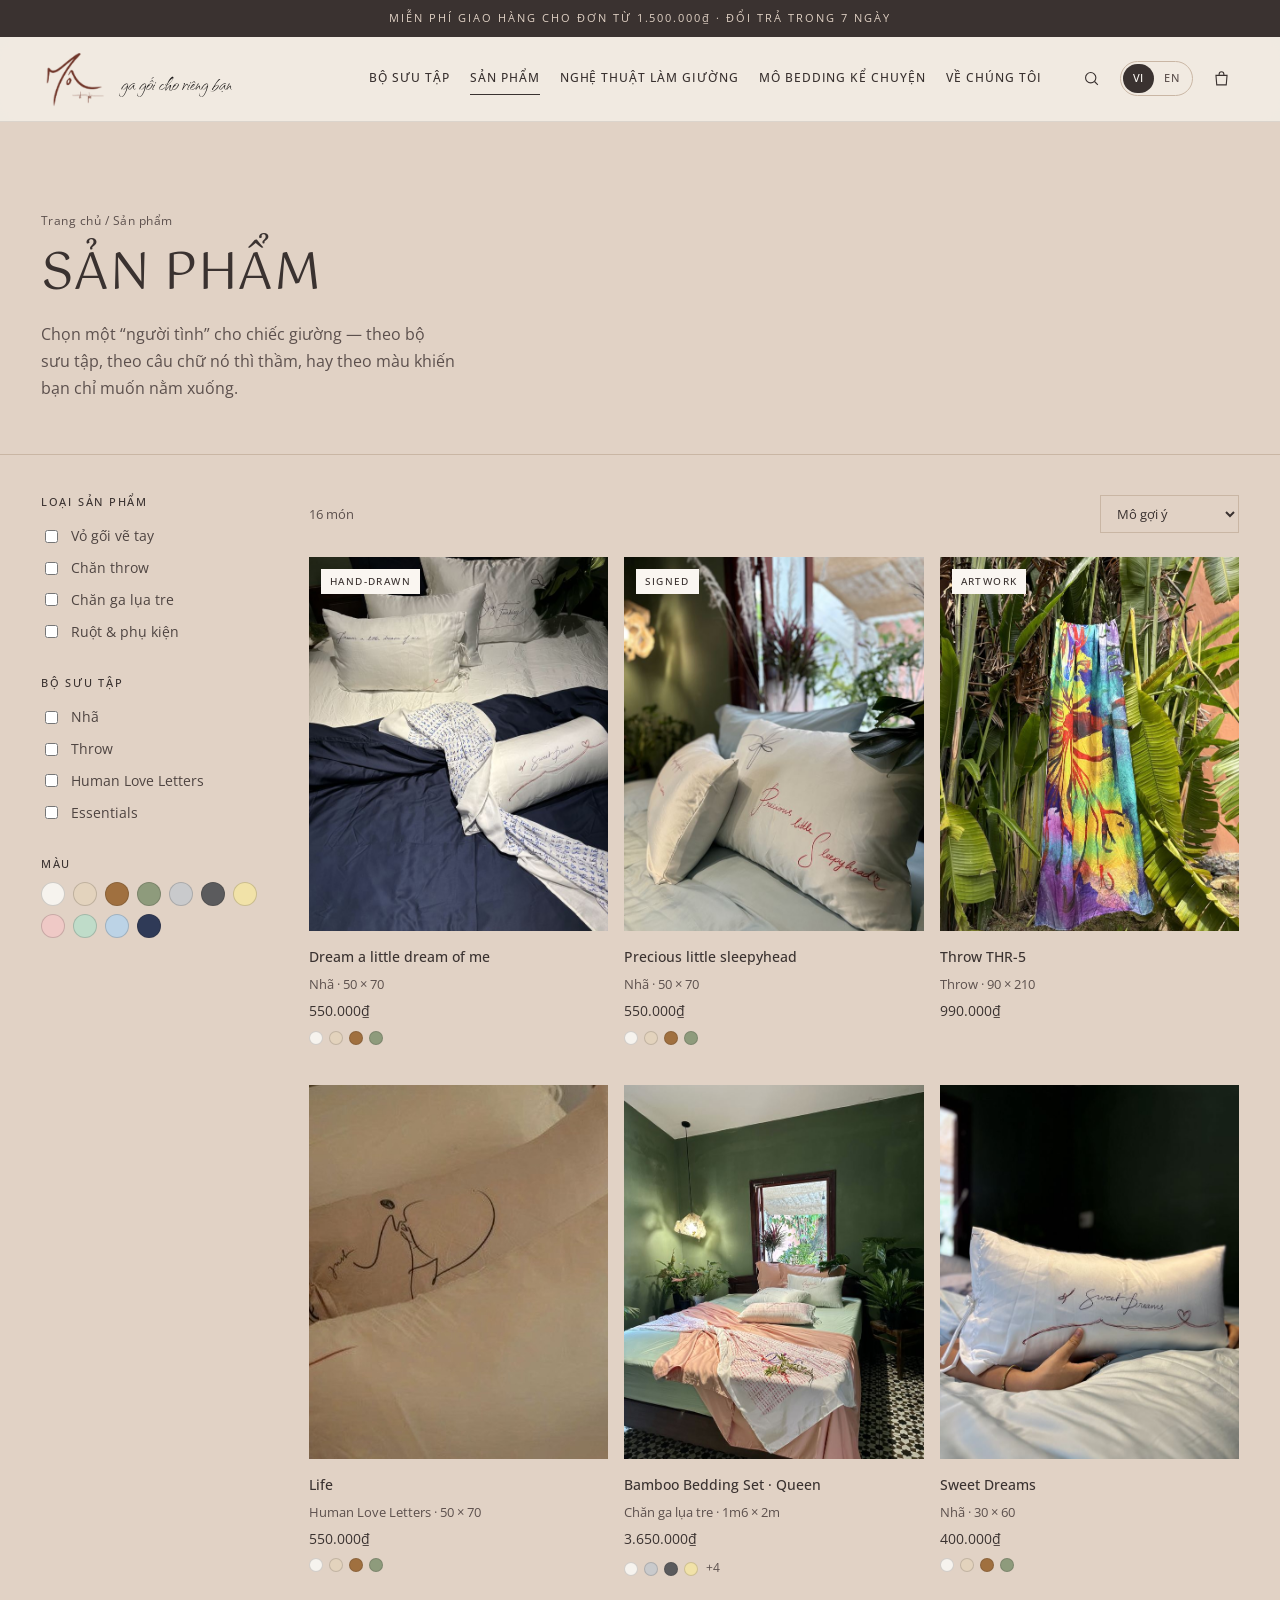
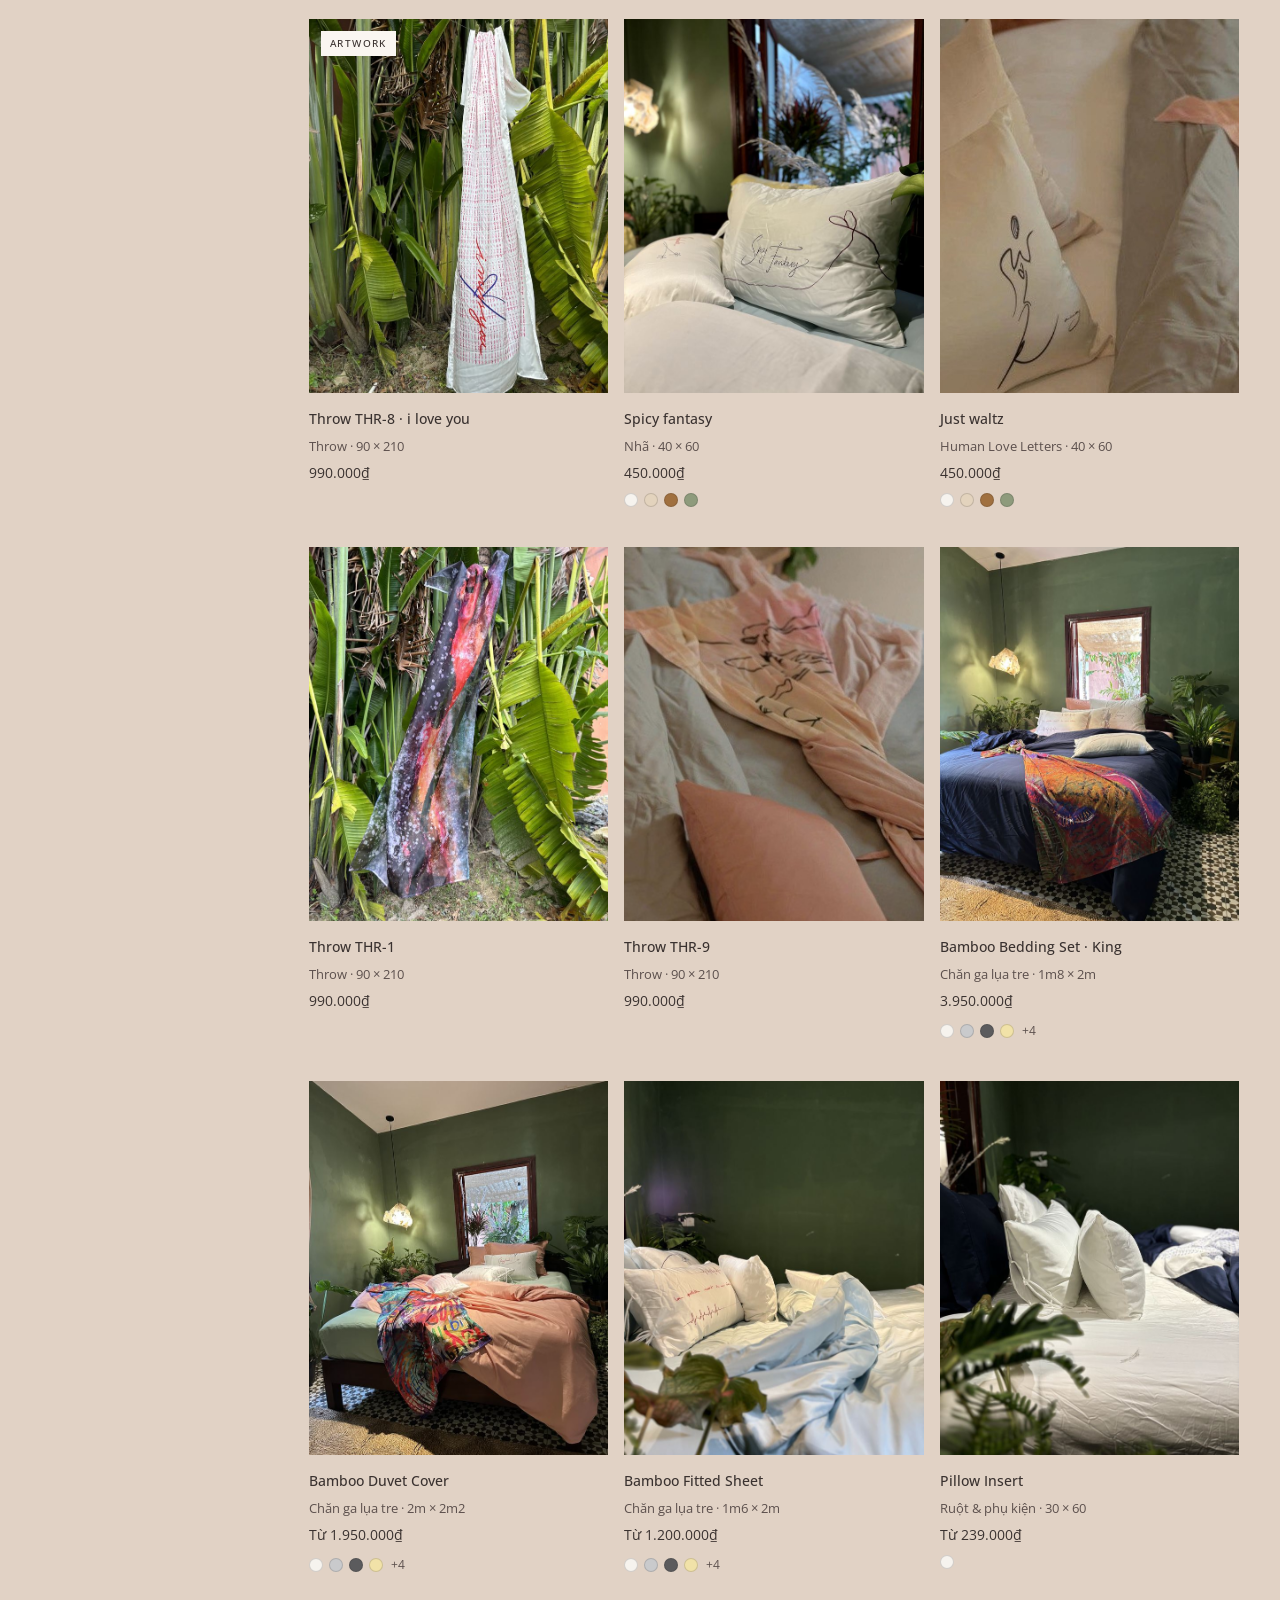
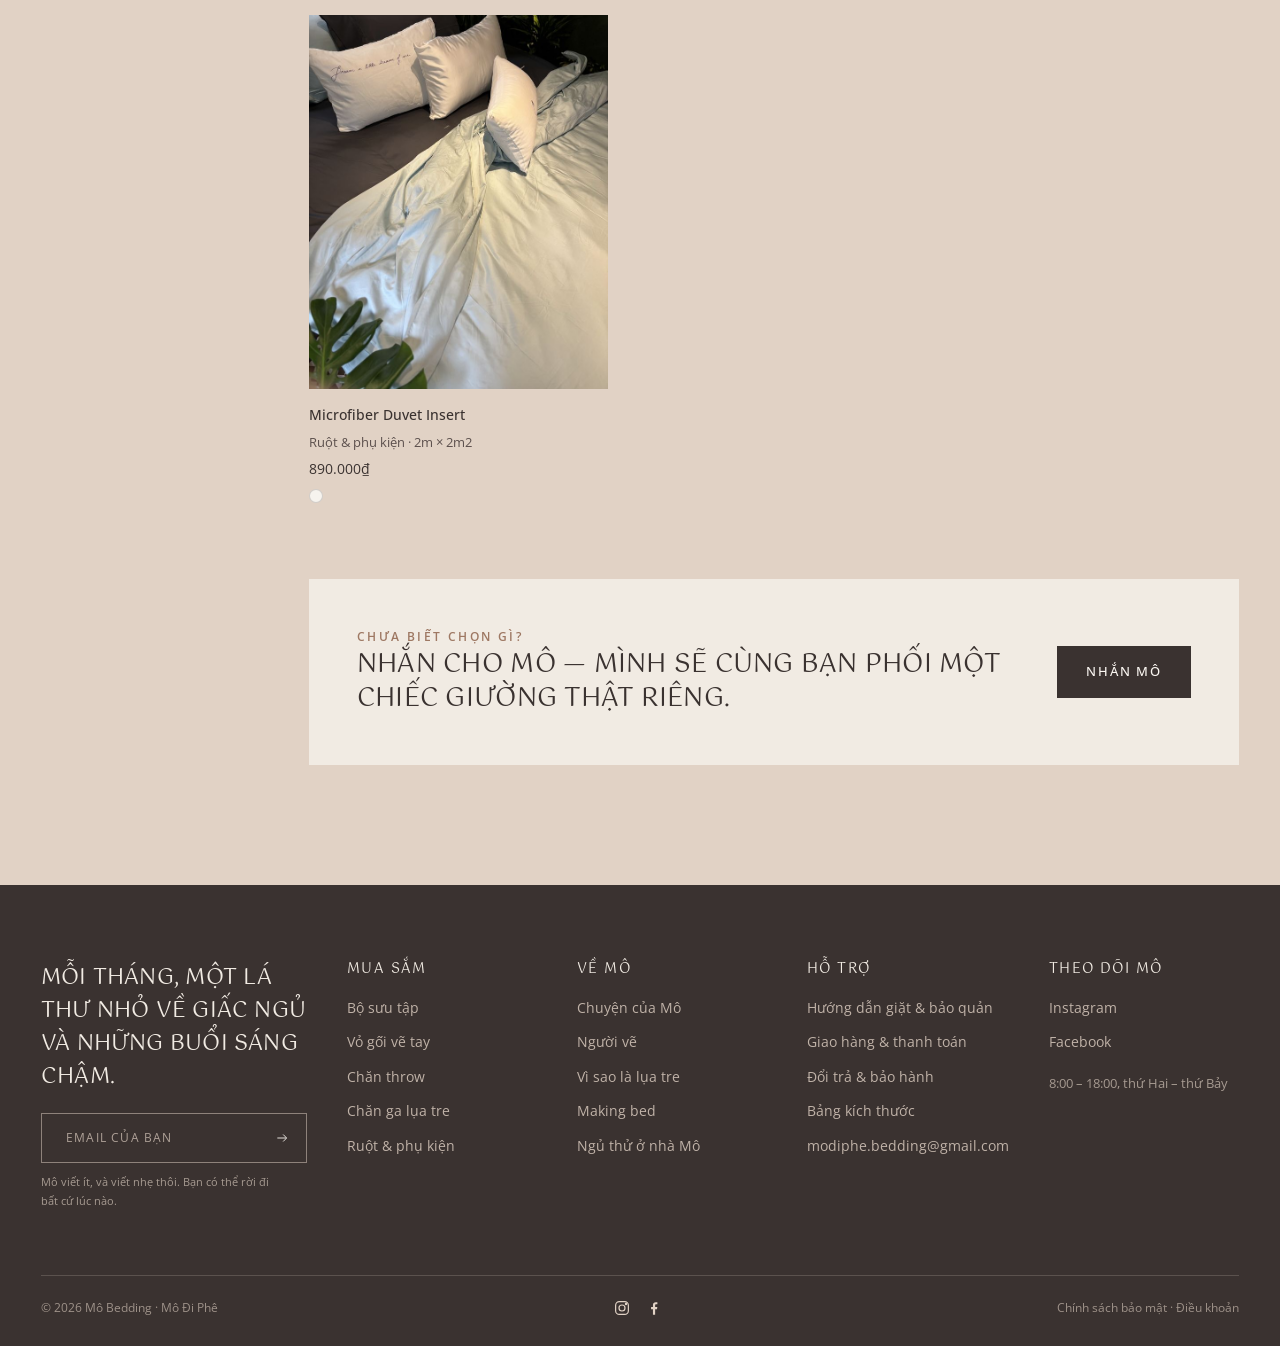
<file: shop.html>
<!doctype html>
<html lang="vi">
<head>
  <meta charset="utf-8">
  <meta name="viewport" content="width=device-width, initial-scale=1">
  <meta name="robots" content="noindex">
  <title>Sản phẩm — Mô Bedding</title>
  <meta name="description" content="Vỏ gối vẽ tay, chăn throw artwork, chăn ga lụa tre và ruột gối của Mô Bedding. Lọc theo loại, bộ sưu tập và màu sắc.">
  <link rel="preconnect" href="https://fonts.googleapis.com">
  <link rel="preconnect" href="https://fonts.gstatic.com" crossorigin>
  <link href="https://fonts.googleapis.com/css2?family=Gotu&family=Qwitcher+Grypen&family=Open+Sans:ital,wght@0,300..700;1,300..700&display=swap" rel="stylesheet">
  <link rel="stylesheet" href="assets/css/style.css?v=20260918m">
</head>
<body data-page="shop" data-en-title="Shop — Mô Bedding">
<div id="site-header"></div>

<main>
  <section class="page-hero">
    <div class="wrap reveal">
      <p class="crumbs"><a href="index.html" data-en="Home">Trang chủ</a> / <span data-en="Shop">Sản phẩm</span></p>
      <h1 data-en="Shop">Sản phẩm</h1>
      <p class="lead" data-en="Pick a lover for your bed — by collection, by the words it whispers, or by the colour that makes you want to lie down.">Chọn một “người tình” cho chiếc giường — theo bộ sưu tập, theo câu chữ nó thì thầm, hay theo màu khiến bạn chỉ muốn nằm xuống.</p>
    </div>
  </section>

  <div class="wrap shop">
    <aside class="filters" aria-label="Bộ lọc" data-en-aria="Filters">
      <div><h4 data-en="Category">Loại sản phẩm</h4><div id="fType"></div></div>
      <div><h4 data-en="Collection">Bộ sưu tập</h4><div id="fColl"></div></div>
      <div><h4 data-en="Colour">Màu</h4><div class="swatches" id="fColor"></div></div>
    </aside>
    <div>
      <div class="shop__bar">
        <span id="shopCount"></span>
        <select id="sort" aria-label="Sắp xếp" data-en-aria="Sort">
          <option value="featured" data-en="Featured">Mô gợi ý</option>
          <option value="low" data-en="Price: low to high">Giá: thấp → cao</option>
          <option value="high" data-en="Price: high to low">Giá: cao → thấp</option>
        </select>
      </div>
      <div class="products products--grid" id="shopGrid"></div>

      <div class="banner reveal">
        <div>
          <p class="eyebrow" data-en="Can't decide?">Chưa biết chọn gì?</p>
          <h3 data-en="Message Mô — we'll help you dress your bed, one on one.">Nhắn cho Mô — mình sẽ cùng bạn phối một chiếc giường thật riêng.</h3>
        </div>
        <a class="btn btn--solid" href="https://www.instagram.com/modiphe/" target="_blank" rel="noopener" data-en="Message Mô">Nhắn Mô</a>
      </div>
    </div>
  </div>
</main>

<div id="site-footer"></div>
<script src="assets/js/main.js?v=20260918m"></script>
</body>
</html>
</file>
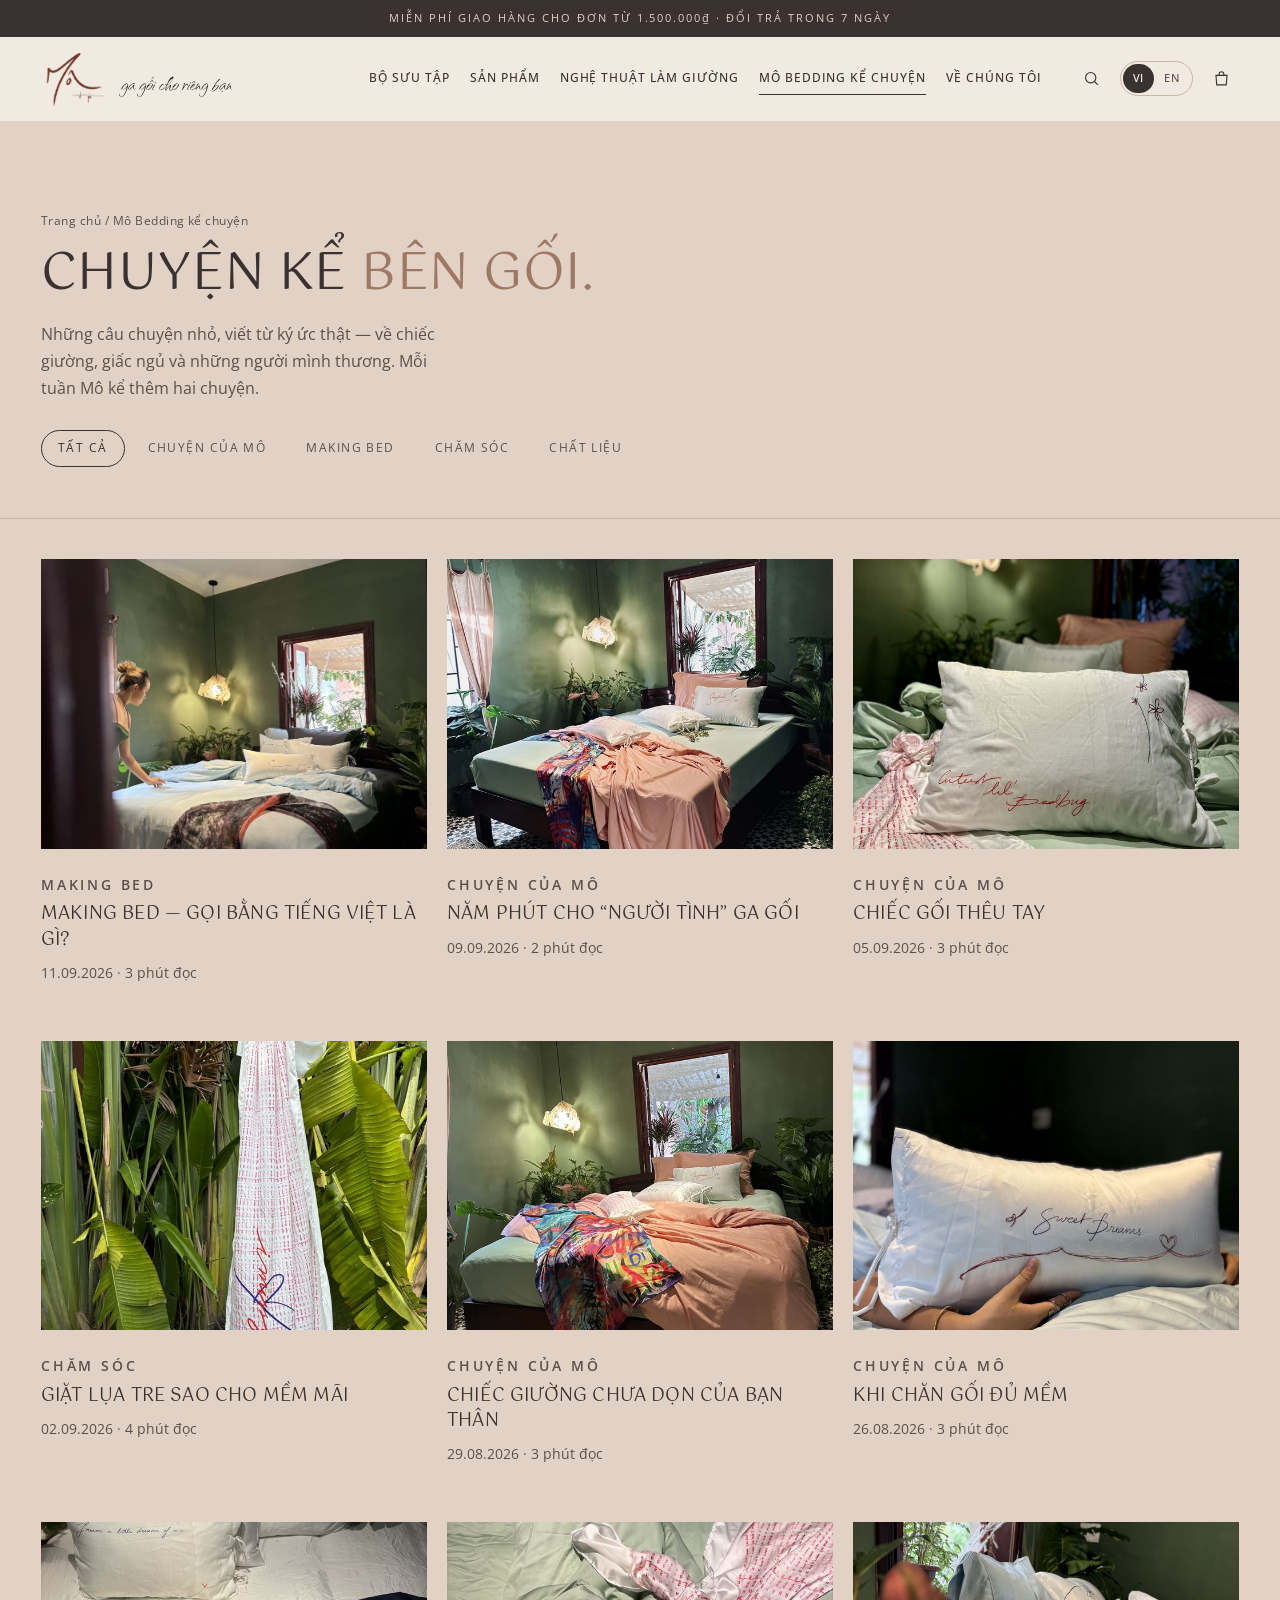
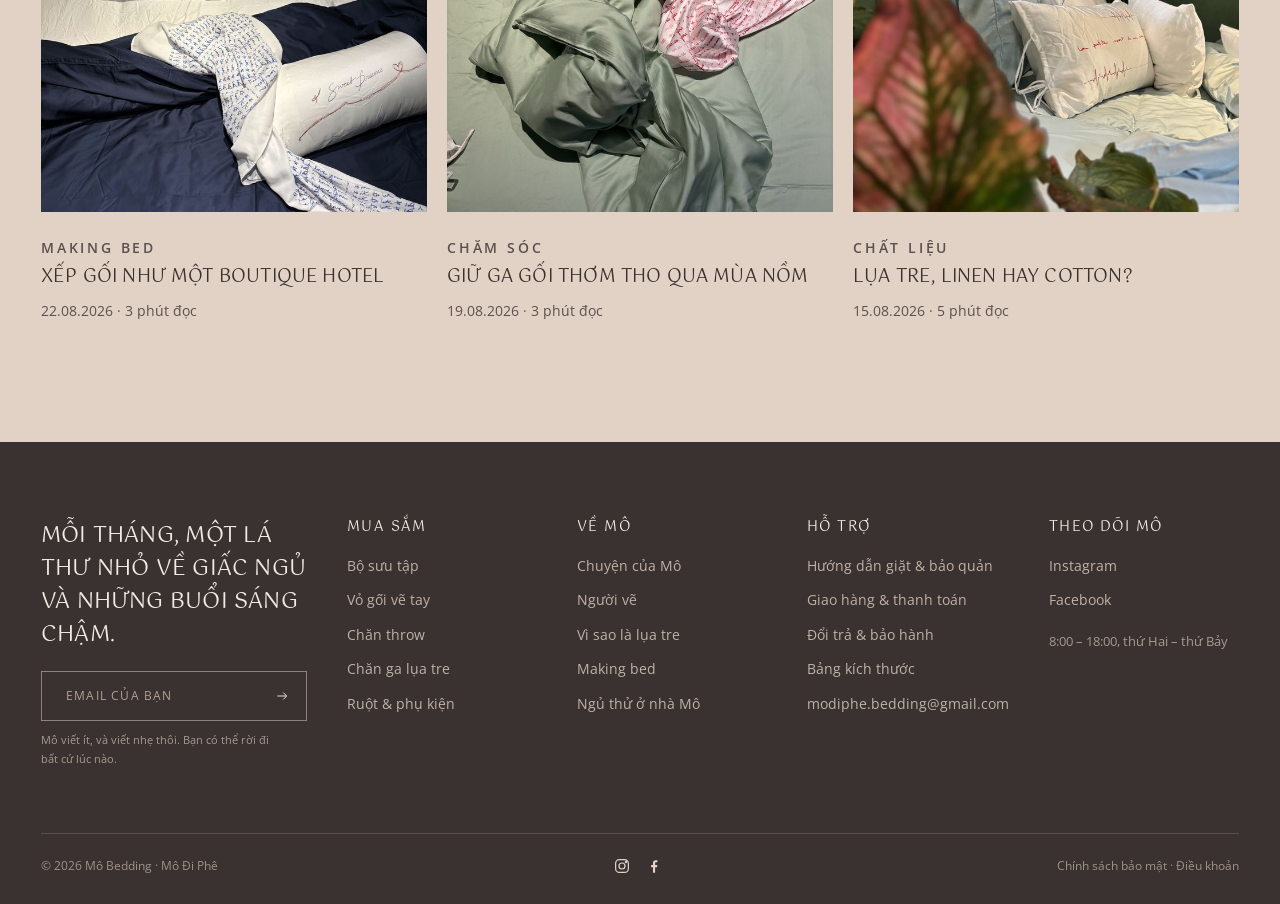
<file: stories.html>
<!doctype html>
<html lang="vi">
<head>
  <meta charset="utf-8">
  <meta name="viewport" content="width=device-width, initial-scale=1">
  <meta name="robots" content="noindex">
  <title>Mô Bedding Story — Chuyện kể bên gối</title>
  <meta name="description" content="Kho câu chuyện của Mô Bedding: making bed, những chiếc gối thêu tay, cách chăm lụa tre và những buổi sáng chậm.">
  <link rel="preconnect" href="https://fonts.googleapis.com">
  <link rel="preconnect" href="https://fonts.gstatic.com" crossorigin>
  <link href="https://fonts.googleapis.com/css2?family=Gotu&family=Qwitcher+Grypen&family=Open+Sans:ital,wght@0,300..700;1,300..700&display=swap" rel="stylesheet">
  <link rel="stylesheet" href="assets/css/style.css?v=20260918m">
</head>
<body data-page="stories" data-en-title="Mô Bedding Stories — Tales told by the pillow">
<div id="site-header"></div>

<main>
  <section class="page-hero">
    <div class="wrap reveal">
      <p class="crumbs"><a href="index.html" data-en="Home">Trang chủ</a> / <span data-en="Mo Bedding Stories">Mô Bedding kể chuyện</span></p>
      <h1 data-en="Bedside <em>stories.</em>">Chuyện kể <em>bên gối.</em></h1>
      <p class="lead" data-en="Small stories, written from real memories — about beds, sleep and the people we love. Two new stories every week.">Những câu chuyện nhỏ, viết từ ký ức thật — về chiếc giường, giấc ngủ và những người mình thương. Mỗi tuần Mô kể thêm hai chuyện.</p>
      <div class="tabs" id="storyTabs" style="margin-top:28px">
        <button class="tab is-active" data-cat="all" data-en="All">Tất cả</button>
        <button class="tab" data-cat="mo" data-en="Mô's stories">Chuyện của Mô</button>
        <button class="tab" data-cat="bedart">Making bed</button>
        <button class="tab" data-cat="care" data-en="Care">Chăm sóc</button>
        <button class="tab" data-cat="material" data-en="Materials">Chất liệu</button>
      </div>
    </div>
  </section>

  <div class="wrap">
    <div class="story-grid reveal-stagger" id="storyGrid">
      <a class="scard" href="story.html" data-cat="bedart">
        <figure><img src="assets/img/st-makingbed.jpg" alt="" loading="lazy"></figure>
        <p class="eyebrow">Making bed</p>
        <h3 data-en="Making bed — what do we call it in Vietnamese?">Making bed — gọi bằng tiếng Việt là gì?</h3>
        <p class="story-meta">11.09.2026 · <span data-en="3 min read">3 phút đọc</span></p>
      </a>
      <a class="scard" href="#" data-cat="mo">
        <figure><img src="assets/img/st-morning.jpg" alt="" loading="lazy"></figure>
        <p class="eyebrow" data-en="Mô's stories">Chuyện của Mô</p>
        <h3 data-en="Five minutes for the linen lover">Năm phút cho “người tình” ga gối</h3>
        <p class="story-meta">09.09.2026 · <span data-en="2 min read">2 phút đọc</span></p>
      </a>
      <a class="scard" href="#" data-cat="mo">
        <figure><img src="assets/img/st-pillow.jpg" alt="" loading="lazy"></figure>
        <p class="eyebrow" data-en="Mô's stories">Chuyện của Mô</p>
        <h3 data-en="The hand-embroidered pillow">Chiếc gối thêu tay</h3>
        <p class="story-meta">05.09.2026 · <span data-en="3 min read">3 phút đọc</span></p>
      </a>
      <a class="scard" href="story.html#giat" data-cat="care">
        <figure><img src="assets/img/st-wash.jpg" alt="" loading="lazy"></figure>
        <p class="eyebrow" data-en="Care">Chăm sóc</p>
        <h3 data-en="Washing bamboo silk so it stays soft">Giặt lụa tre sao cho mềm mãi</h3>
        <p class="story-meta">02.09.2026 · <span data-en="4 min read">4 phút đọc</span></p>
      </a>
      <a class="scard" href="#" data-cat="mo">
        <figure><img src="assets/img/st-friend.jpg" alt="" loading="lazy"></figure>
        <p class="eyebrow" data-en="Mô's stories">Chuyện của Mô</p>
        <h3 data-en="My best friend's unmade bed">Chiếc giường chưa dọn của bạn thân</h3>
        <p class="story-meta">29.08.2026 · <span data-en="3 min read">3 phút đọc</span></p>
      </a>
      <a class="scard" href="#" data-cat="mo">
        <figure><img src="assets/img/st-sexy.jpg" alt="" loading="lazy"></figure>
        <p class="eyebrow" data-en="Mô's stories">Chuyện của Mô</p>
        <h3 data-en="When the sheets are soft enough">Khi chăn gối đủ mềm</h3>
        <p class="story-meta">26.08.2026 · <span data-en="3 min read">3 phút đọc</span></p>
      </a>
      <a class="scard" href="#" data-cat="bedart">
        <figure><img src="assets/img/st-hotel.jpg" alt="" loading="lazy"></figure>
        <p class="eyebrow">Making bed</p>
        <h3 data-en="Layering pillows like a boutique hotel">Xếp gối như một boutique hotel</h3>
        <p class="story-meta">22.08.2026 · <span data-en="3 min read">3 phút đọc</span></p>
      </a>
      <a class="scard" href="#" data-cat="care">
        <figure><img src="assets/img/st-damp.jpg" alt="" loading="lazy"></figure>
        <p class="eyebrow" data-en="Care">Chăm sóc</p>
        <h3 data-en="Keeping bedding fresh through the damp season">Giữ ga gối thơm tho qua mùa nồm</h3>
        <p class="story-meta">19.08.2026 · <span data-en="3 min read">3 phút đọc</span></p>
      </a>
      <a class="scard" href="#" data-cat="material">
        <figure><img src="assets/img/st-material.jpg" alt="" loading="lazy"></figure>
        <p class="eyebrow" data-en="Materials">Chất liệu</p>
        <h3 data-en="Bamboo silk, linen or cotton?">Lụa tre, linen hay cotton?</h3>
        <p class="story-meta">15.08.2026 · <span data-en="5 min read">5 phút đọc</span></p>
      </a>
    </div>
  </div>
</main>

<div id="site-footer"></div>
<script src="assets/js/main.js?v=20260918m"></script>
<script>
  // Lọc câu chuyện theo chủ đề
  document.querySelectorAll('#storyTabs .tab').forEach(tab => tab.addEventListener('click', () => {
    document.querySelectorAll('#storyTabs .tab').forEach(t => t.classList.toggle('is-active', t === tab));
    document.querySelectorAll('#storyGrid .scard').forEach(card => {
      card.hidden = tab.dataset.cat !== 'all' && card.dataset.cat !== tab.dataset.cat;
    });
  }));
</script>
</body>
</html>
</file>
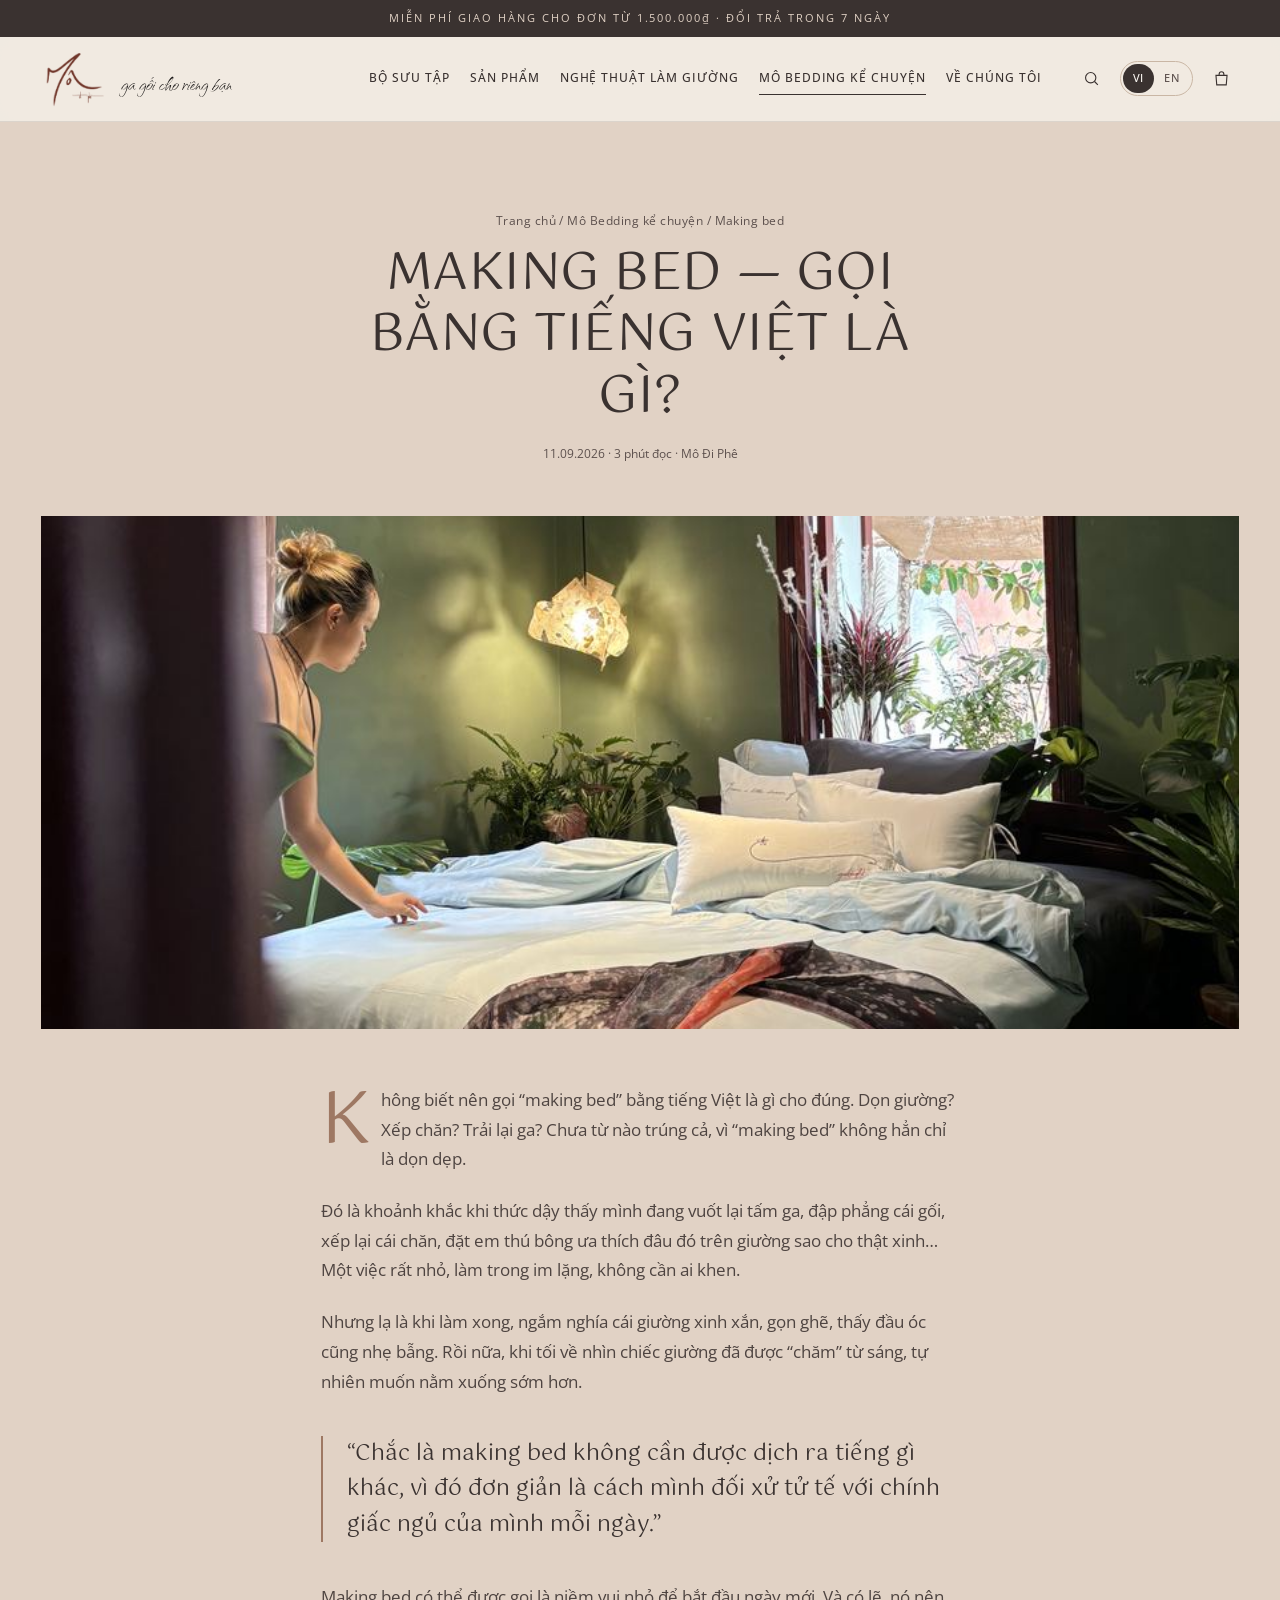
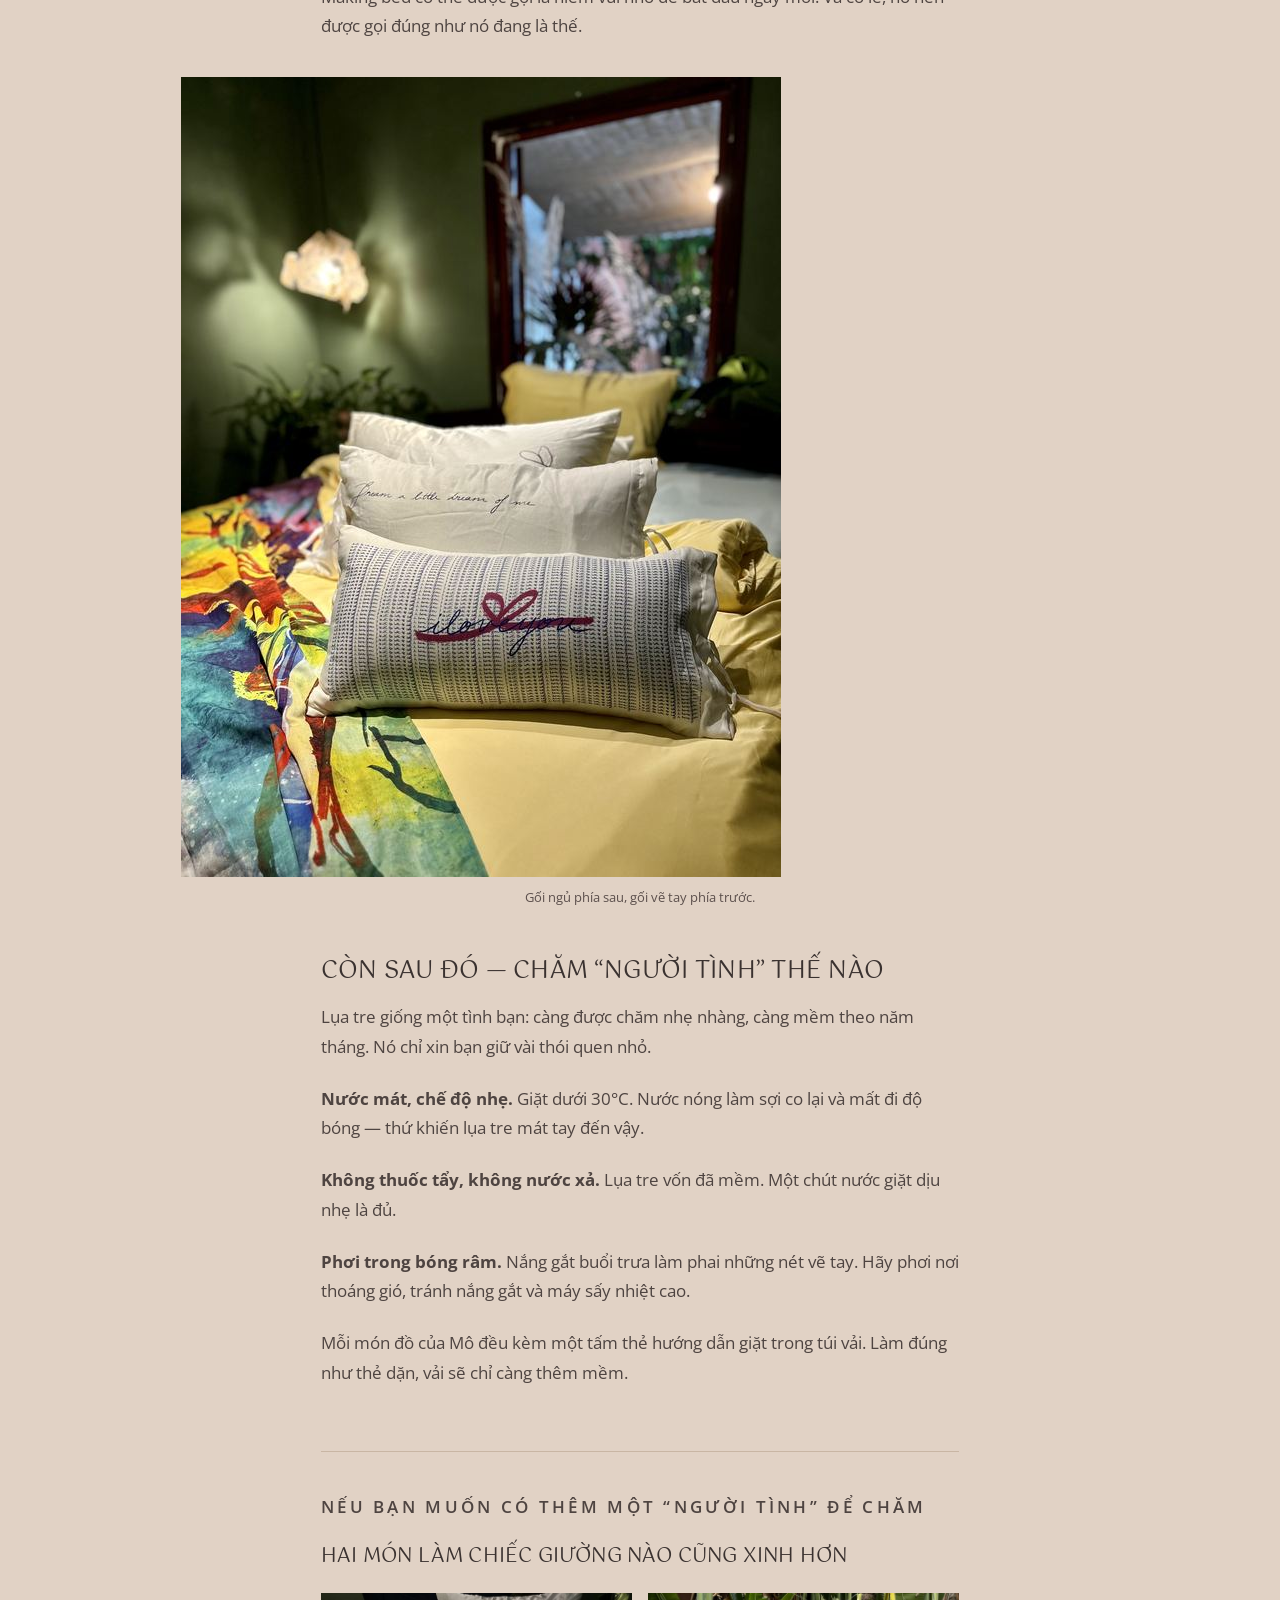
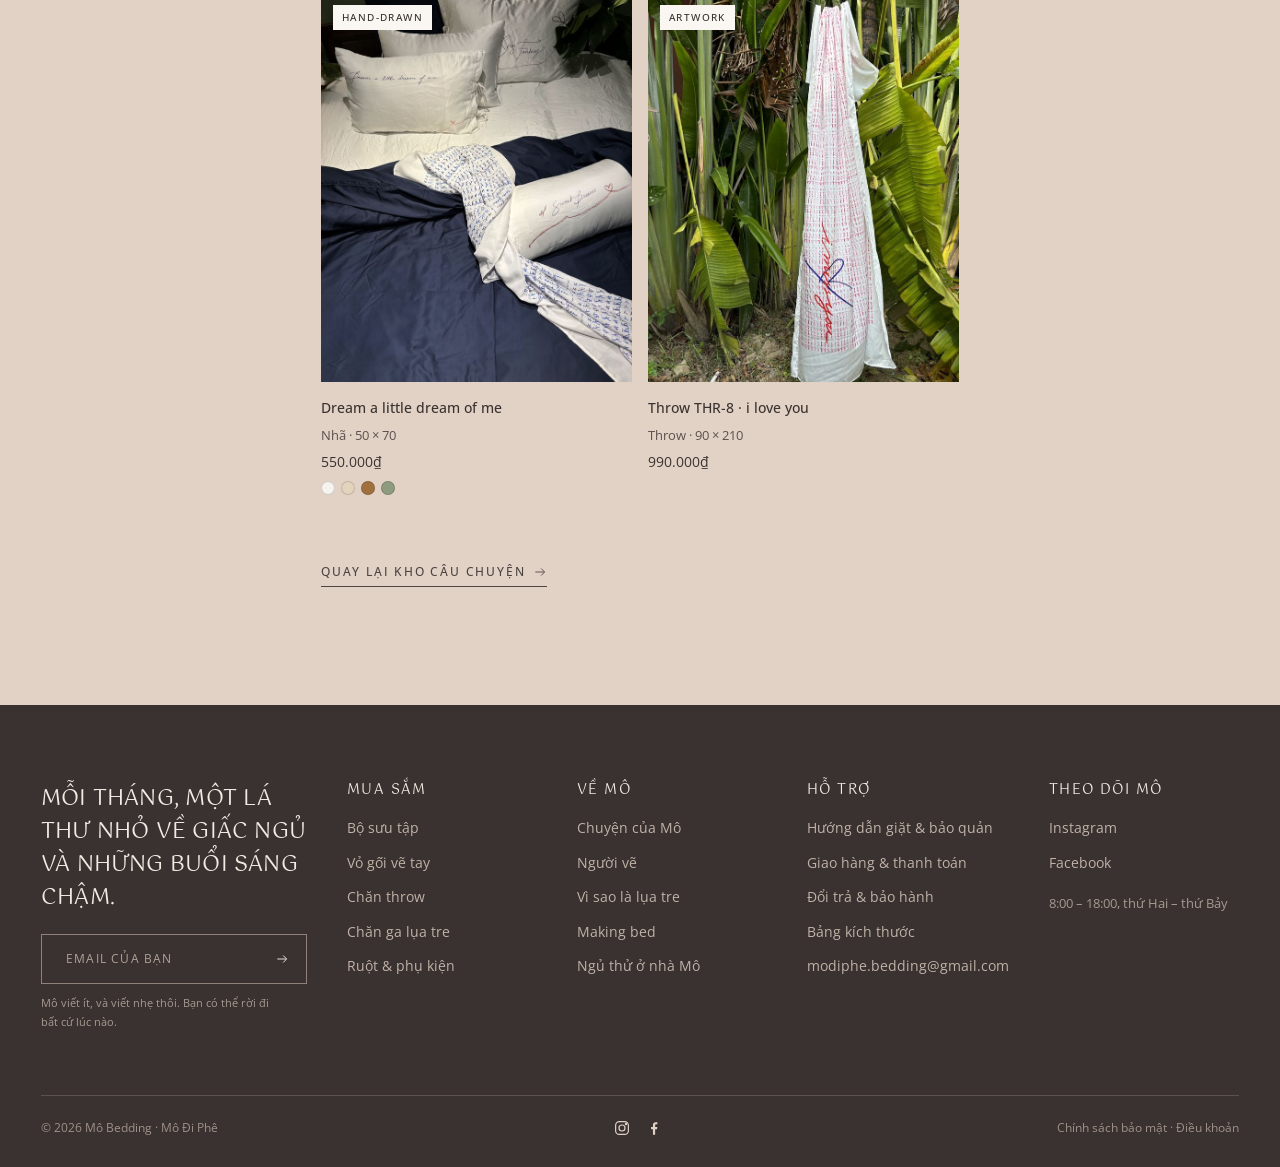
<file: story.html>
<!doctype html>
<html lang="vi">
<head>
  <meta charset="utf-8">
  <meta name="viewport" content="width=device-width, initial-scale=1">
  <meta name="robots" content="noindex">
  <title>Making bed — gọi bằng tiếng Việt là gì? — Mô Bedding Story</title>
  <meta name="description" content="Dọn giường? Xếp chăn? Trải lại ga? Making bed là năm phút mỗi sáng mình đối xử tử tế với chính giấc ngủ của mình. Kèm cách giặt lụa tre cho mềm mãi.">
  <link rel="preconnect" href="https://fonts.googleapis.com">
  <link rel="preconnect" href="https://fonts.gstatic.com" crossorigin>
  <link href="https://fonts.googleapis.com/css2?family=Gotu&family=Qwitcher+Grypen&family=Open+Sans:ital,wght@0,300..700;1,300..700&display=swap" rel="stylesheet">
  <link rel="stylesheet" href="assets/css/style.css?v=20260918m">
  <script type="application/ld+json">
  {
    "@context": "https://schema.org",
    "@type": "Article",
    "headline": "Making bed — gọi bằng tiếng Việt là gì?",
    "datePublished": "2026-09-11",
    "author": { "@type": "Organization", "name": "Mô Bedding" },
    "publisher": { "@type": "Organization", "name": "Mô Bedding" },
    "inLanguage": "vi"
  }
  </script>
</head>
<body data-page="stories" data-en-title="Making bed — what do we call it in Vietnamese? — Mô Bedding Stories">
<div id="site-header"></div>

<main>
  <section class="page-hero" style="border:0;text-align:center">
    <div class="wrap reveal">
      <p class="crumbs"><a href="index.html" data-en="Home">Trang chủ</a> / <a href="stories.html" data-en="Mo Bedding Stories">Mô Bedding kể chuyện</a> / Making bed</p>
      <h1 style="max-width:18ch;margin-left:auto;margin-right:auto" data-en="Making bed — what do we call it in Vietnamese?">Making bed — gọi bằng tiếng Việt là gì?</h1>
      <p class="story-meta">11.09.2026 · <span data-en="3 min read">3 phút đọc</span> · Mô Đi Phê</p>
    </div>
  </section>

  <div class="wrap" style="margin-bottom:56px">
    <div class="img-reveal" style="aspect-ratio:21/9;overflow:hidden;background:var(--card)">
      <img src="assets/img/st-makingbed.jpg" alt="Buổi sáng dọn lại chiếc giường ở nhà Mô" data-en-alt="Making the bed in the morning at a Mô home" style="width:100%;height:100%;object-fit:cover;object-position:50% 60%">
    </div>
  </div>

  <article class="article">
    <p class="drop" data-en="We still don't know what to call “making bed” in Vietnamese. Tidying the bed? Folding the duvet? Spreading the sheet again? None of them quite fits, because making bed isn't really about tidying.">Không biết nên gọi “making bed” bằng tiếng Việt là gì cho đúng. Dọn giường? Xếp chăn? Trải lại ga? Chưa từ nào trúng cả, vì “making bed” không hẳn chỉ là dọn dẹp.</p>
    <p data-en="It's the moment you wake and find yourself smoothing the sheet, plumping the pillow, folding the duvet, setting your favourite soft toy somewhere on the bed just so. A very small thing, done in silence, needing no one's praise.">Đó là khoảnh khắc khi thức dậy thấy mình đang vuốt lại tấm ga, đập phẳng cái gối, xếp lại cái chăn, đặt em thú bông ưa thích đâu đó trên giường sao cho thật xinh… Một việc rất nhỏ, làm trong im lặng, không cần ai khen.</p>
    <p data-en="And yet, when it's done and you stand back to admire the neat, pretty bed, your head feels light as air. Then later, coming home in the evening to a bed that was cared for in the morning, you somehow want to lie down a little earlier.">Nhưng lạ là khi làm xong, ngắm nghía cái giường xinh xắn, gọn ghẽ, thấy đầu óc cũng nhẹ bẫng. Rồi nữa, khi tối về nhìn chiếc giường đã được “chăm” từ sáng, tự nhiên muốn nằm xuống sớm hơn.</p>
    <blockquote data-en="“Maybe making bed doesn't need translating. It is simply how we are kind to our own sleep, every day.”">“Chắc là making bed không cần được dịch ra tiếng gì khác, vì đó đơn giản là cách mình đối xử tử tế với chính giấc ngủ của mình mỗi ngày.”</blockquote>
    <p data-en="Making bed can be the small joy that starts a new day. And perhaps it should simply be called what it is.">Making bed có thể được gọi là niềm vui nhỏ để bắt đầu ngày mới. Và có lẽ, nó nên được gọi đúng như nó đang là thế.</p>

    <figure>
      <img src="assets/img/bedart-3.jpg" alt="Gối vẽ tay xếp lớp trên giường" data-en-alt="Hand-drawn pillows layered on a bed" loading="lazy">
      <figcaption data-en="Sleeping pillows behind, drawn pillows in front.">Gối ngủ phía sau, gối vẽ tay phía trước.</figcaption>
    </figure>

    <h2 id="giat" data-en="And after that — how to care for the lover">Còn sau đó — chăm “người tình” thế nào</h2>
    <p data-en="Bamboo silk is a little like a friendship: treat it gently and it grows softer with the years. A few small habits are all it asks.">Lụa tre giống một tình bạn: càng được chăm nhẹ nhàng, càng mềm theo năm tháng. Nó chỉ xin bạn giữ vài thói quen nhỏ.</p>
    <p data-en="<b>Cool water, gentle cycle.</b> Wash below 30°C. Hot water tightens the fibres and dulls the sheen that makes bamboo silk feel so cool."><b>Nước mát, chế độ nhẹ.</b> Giặt dưới 30°C. Nước nóng làm sợi co lại và mất đi độ bóng — thứ khiến lụa tre mát tay đến vậy.</p>
    <p data-en="<b>No bleach, no fabric softener.</b> Bamboo silk is already soft. A mild, gentle detergent is all it needs."><b>Không thuốc tẩy, không nước xả.</b> Lụa tre vốn đã mềm. Một chút nước giặt dịu nhẹ là đủ.</p>
    <p data-en="<b>Dry in the shade.</b> Harsh midday sun fades the hand-drawn lines. Hang it somewhere airy, away from strong sun, and skip the hot dryer."><b>Phơi trong bóng râm.</b> Nắng gắt buổi trưa làm phai những nét vẽ tay. Hãy phơi nơi thoáng gió, tránh nắng gắt và máy sấy nhiệt cao.</p>
    <p data-en="Every Mô piece comes with a care card tucked inside its cloth bag. Follow it, and the fabric only gets softer.">Mỗi món đồ của Mô đều kèm một tấm thẻ hướng dẫn giặt trong túi vải. Làm đúng như thẻ dặn, vải sẽ chỉ càng thêm mềm.</p>

    <!-- Gợi ý nhẹ nhàng 1–2 sản phẩm liên quan -->
    <aside class="related" data-rail="nha-dream,thr-8">
      <p class="eyebrow" data-en="If you'd like something new to care for">Nếu bạn muốn có thêm một “người tình” để chăm</p>
      <h3 class="h-sm" style="margin:8px 0 24px" data-en="Two pieces that make any bed lovelier">Hai món làm chiếc giường nào cũng xinh hơn</h3>
      <div class="products"></div>
    </aside>

    <p style="margin-top:56px"><a class="link-line" href="stories.html"><span data-en="Back to all stories">Quay lại kho câu chuyện</span> <svg width="14" height="14" viewBox="0 0 24 24" fill="none" stroke="currentColor" stroke-width="1.5"><path d="M4 12h15m-5-6 6 6-6 6"/></svg></a></p>
  </article>
  <div style="height:96px"></div>
</main>

<div id="site-footer"></div>
<script src="assets/js/main.js?v=20260918m"></script>
</body>
</html>
</file>
<file: assets/css/style.css>
/* =========================================================
   MÔ BEDDING — giao diện chuẩn theo Namia River Retreat
   Gotu cho tiêu đề (viết hoa) · Open Sans cho nội dung
   ========================================================= */

:root {
  /* Tông màu chuẩn — chủ đạo #E1D2C5, tham chiếu giao diện Namia River Retreat */
  --bg: #e1d2c5;         /* tông chủ đạo */
  --bg-alt: #f1ebe3;     /* dải sáng xen kẽ */
  --bg-deep: #d3c1b0;
  --card: #d6c5b5;       /* nền chờ ảnh */
  --ink: #3a3230;        /* chữ nâu đậm */
  --ink-soft: #4e4441;
  --muted: #5c504d;
  --line: #c9b6a4;
  --brand: #9e7863;      /* nâu điểm nhấn */
  --accent: #9e7863;
  --sage: #8a9480;
  --green: #3a3230;      /* khối đậm: thanh thông báo, dải trích dẫn, nút đặc */
  --white: #faf6f1;

  --serif: "Gotu", Georgia, "Times New Roman", serif;
  --sans: "Open Sans", "Helvetica Neue", Arial, sans-serif;

  --wrap: 1440px;
  --pad: clamp(20px, 3.2vw, 48px);
  --ease: cubic-bezier(.2, .7, .2, 1);
  --header-h: 76px;
}

*, *::before, *::after { box-sizing: border-box; }
html { scroll-behavior: smooth; -webkit-text-size-adjust: 100%; }
body {
  margin: 0;
  background: var(--bg);
  color: var(--ink);
  font-family: var(--sans);
  font-size: 15px;
  line-height: 1.6;
  -webkit-font-smoothing: antialiased;
}
img { max-width: 100%; display: block; }
a { color: inherit; text-decoration: none; }
button { font: inherit; color: inherit; cursor: pointer; background: none; border: 0; padding: 0; }
input { font: inherit; }
h1, h2, h3, h4 { font-family: var(--serif); font-weight: 400; margin: 0; line-height: 1.1; letter-spacing: -.005em; }
p { margin: 0; }

.wrap { max-width: var(--wrap); margin: 0 auto; padding: 0 var(--pad); }
.sr-only { position: absolute; width: 1px; height: 1px; overflow: hidden; clip: rect(0 0 0 0); white-space: nowrap; }

/* ---------- Kiểu chữ ---------- */
.eyebrow {
  font-family: var(--sans);
  font-size: 11px;
  font-weight: 500;
  letter-spacing: .18em;
  text-transform: uppercase;
  color: var(--muted);
}
.h-xl { font-size: clamp(46px, 6.4vw, 88px); }
.h-lg { font-size: clamp(36px, 4.2vw, 58px); }
.h-md { font-size: clamp(28px, 3vw, 40px); }
.h-sm { font-size: 25px; }
.lead { font-size: 16px; color: var(--ink-soft); max-width: 46ch; }
.italic { font-style: italic; }

/* ---------- Nút ---------- */
.btn {
  display: inline-flex; align-items: center; justify-content: center; gap: 10px;
  padding: 15px 28px;
  border: 1px solid var(--ink);
  font-size: 11.5px; font-weight: 500; letter-spacing: .14em; text-transform: uppercase;
  transition: background .3s var(--ease), color .3s var(--ease), border-color .3s var(--ease);
  white-space: nowrap;
}
.btn:hover { background: var(--ink); color: var(--white); }
.btn--solid { background: var(--green); border-color: var(--green); color: var(--white); }
.btn--solid:hover { background: var(--brand); border-color: var(--brand); }
.btn--light { border-color: rgba(253,251,248,.85); color: var(--white); background: rgba(253,251,248,.06); -webkit-backdrop-filter: blur(2px); backdrop-filter: blur(2px); }
.btn--light:hover { background: var(--white); color: var(--ink); }
.link-line {
  display: inline-flex; align-items: center; gap: 8px;
  font-size: 11.5px; font-weight: 500; letter-spacing: .14em; text-transform: uppercase;
  border-bottom: 1px solid currentColor; padding-bottom: 3px;
}
.link-line svg { transition: transform .3s var(--ease); }
.link-line:hover svg { transform: translateX(4px); }

/* ---------- Thanh thông báo ---------- */
.announce {
  background: var(--green); color: #ece5d8;
  font-size: 11px; letter-spacing: .14em; text-transform: uppercase; text-align: center;
  padding: 9px var(--pad);
}

/* ---------- Header 1 hàng ---------- */
.header {
  position: sticky; top: 0; z-index: 50;
  background: rgba(247, 244, 239, .94);
  -webkit-backdrop-filter: saturate(1.4) blur(10px); backdrop-filter: saturate(1.4) blur(10px);
  border-bottom: 1px solid var(--line);
  transition: box-shadow .3s;
}
.header.is-scrolled { box-shadow: 0 6px 24px -18px rgba(47, 42, 39, .5); }
.header__row {
  height: var(--header-h);
  display: flex; align-items: center; gap: 36px;
}
.logo { display: flex; align-items: center; gap: 4px; flex-shrink: 0; }
.logo img { height: 46px; width: auto; }
.logo__word {
  font-family: var(--serif); font-size: 13px; letter-spacing: .32em; text-transform: uppercase;
  color: var(--brand); font-weight: 400; margin-top: 14px;
}
.nav { display: flex; gap: 26px; }
.nav a {
  font-size: 13.5px; color: var(--ink-soft); position: relative; padding: 6px 0;
  white-space: nowrap;
}
.nav a::after {
  content: ""; position: absolute; left: 0; right: 0; bottom: 0; height: 1px; background: var(--ink);
  transform: scaleX(0); transform-origin: left; transition: transform .35s var(--ease);
}
.nav a:hover::after, .nav a[aria-current="page"]::after { transform: scaleX(1); }
.nav a[aria-current="page"] { color: var(--ink); }

.actions { margin-left: auto; display: flex; align-items: center; gap: 18px; }
.icon-btn { width: 36px; height: 36px; display: grid; place-items: center; border-radius: 50%; position: relative; transition: background .2s; }
.icon-btn:hover { background: var(--bg-alt); }
.icon-btn svg { width: 19px; height: 19px; }
.cart-count {
  position: absolute; top: 2px; right: 0;
  min-width: 17px; height: 17px; padding: 0 4px; border-radius: 9px;
  background: var(--accent); color: #fff; font-size: 10px; font-weight: 600;
  display: grid; place-items: center; line-height: 1;
  transform: scale(0); transition: transform .3s var(--ease);
}
.cart-count.has { transform: scale(1); }
.cart-count.bump { animation: bump .45s var(--ease); }
@keyframes bump { 40% { transform: scale(1.35); } }

.lang { display: flex; border: 1px solid var(--line); border-radius: 20px; padding: 2px; }
.lang button {
  font-size: 11px; font-weight: 500; letter-spacing: .08em; padding: 5px 10px; border-radius: 16px; color: var(--muted);
  transition: background .25s, color .25s;
}
.lang button.is-active { background: var(--ink); color: var(--white); }

.burger { display: none; }

/* Tìm kiếm */
.search-panel {
  position: absolute; left: 0; right: 0; top: 100%;
  background: var(--bg); border-bottom: 1px solid var(--line);
  padding: 22px 0 28px;
  opacity: 0; transform: translateY(-8px); pointer-events: none;
  transition: opacity .3s var(--ease), transform .3s var(--ease);
}
.search-panel.open { opacity: 1; transform: none; pointer-events: auto; }
.search-panel form { display: flex; align-items: center; gap: 14px; border-bottom: 1px solid var(--ink); padding-bottom: 10px; }
.search-panel input { flex: 1; border: 0; background: none; font-family: var(--serif); font-size: 28px; font-weight: 300; outline: none; color: var(--ink); }
.search-tags { display: flex; flex-wrap: wrap; gap: 8px; margin-top: 16px; align-items: center; }
.search-tags span { font-size: 12px; color: var(--muted); margin-right: 6px; }
.search-tags a { font-size: 12.5px; padding: 6px 14px; border: 1px solid var(--line); border-radius: 20px; }
.search-tags a:hover { border-color: var(--ink); }

/* Menu mobile */
.drawer {
  position: fixed; top: 0; right: 0; bottom: 0; left: 0; inset: 0; z-index: 80; pointer-events: none;
}
.drawer__scrim { position: absolute; top: 0; right: 0; bottom: 0; left: 0; inset: 0; background: rgba(47,42,39,.35); opacity: 0; transition: opacity .35s; }
.drawer__panel {
  position: absolute; top: 0; bottom: 0; left: 0; width: min(86vw, 380px);
  background: var(--bg); padding: 24px var(--pad);
  transform: translateX(-100%); transition: transform .45s var(--ease);
  display: flex; flex-direction: column; gap: 6px;
}
.drawer.open { pointer-events: auto; }
.drawer.open .drawer__scrim { opacity: 1; }
.drawer.open .drawer__panel { transform: none; }
.drawer__panel a { font-family: var(--serif); font-size: 26px; font-weight: 300; padding: 10px 0; border-bottom: 1px solid var(--line); }
.drawer__close { align-self: flex-end; margin-bottom: 12px; }

/* ---------- Hero ---------- */
.hero {
  position: relative; overflow: hidden;
  height: clamp(620px, calc(100vh - 102px), 980px); height: clamp(620px, calc(100svh - 102px), 980px);
  background: var(--bg-deep);
  color: var(--white);
}
.hero__slide {
  position: absolute; top: 0; right: 0; bottom: 0; left: 0; inset: 0;
  opacity: 0; transition: opacity 1.2s var(--ease);
}
.hero__slide.is-active { opacity: 1; z-index: 1; }
.hero__slide img, .hero__slide video {
  width: 100%; height: 100%; object-fit: cover;
  transform: scale(1.06); transition: transform 7s linear;
}
.hero__slide.is-active img { transform: scale(1); }
.hero__slide::after {
  content: ""; position: absolute; top: 0; right: 0; bottom: 0; left: 0; inset: 0;
  background: linear-gradient(180deg, rgba(20,16,14,0) 40%, rgba(20,16,14,.55) 100%);
}
.hero__content {
  position: absolute; left: 0; right: 0; bottom: clamp(48px, 8vh, 88px); z-index: 2;
}
.hero__content .eyebrow { color: rgba(253,251,248,.85); margin-bottom: 18px; }
.hero__title { font-size: clamp(64px, 10vw, 150px); max-width: 13ch; line-height: .95; }
.hero__title em { font-style: italic; }
.hero__sub { margin: 18px 0 30px; font-size: 16px; max-width: 42ch; color: rgba(253,251,248,.9); }
.hero__text > * { opacity: 0; transform: translateY(18px); transition: opacity .9s var(--ease), transform .9s var(--ease); }
.hero__slide.is-active .hero__text > * { opacity: 1; transform: none; }
.hero__slide.is-active .hero__text > *:nth-child(2) { transition-delay: .12s; }
.hero__slide.is-active .hero__text > *:nth-child(3) { transition-delay: .24s; }
.hero__slide.is-active .hero__text > *:nth-child(4) { transition-delay: .36s; }
.hero__dots {
  position: absolute; right: var(--pad); bottom: clamp(48px, 8vh, 88px); z-index: 3;
  display: flex; gap: 10px;
}
.hero__dots button { width: 44px; height: 2px; background: rgba(253,251,248,.35); position: relative; overflow: hidden; }
.hero__dots button::after {
  content: ""; position: absolute; top: 0; right: 0; bottom: 0; left: 0; inset: 0; background: var(--white);
  transform: scaleX(0); transform-origin: left;
}
.hero__dots button.is-active::after { animation: fill 6s linear forwards; }
@keyframes fill { to { transform: scaleX(1); } }

/* Dòng tagline dưới hero */
.tagline {
  text-align: center; padding: clamp(56px, 8vw, 110px) var(--pad) clamp(40px, 5vw, 64px);
}
.tagline p.script {
  font-family: var(--serif); font-style: italic; font-weight: 400;
  font-size: clamp(34px, 4.4vw, 60px); color: var(--brand); line-height: 1.1;
}
.tagline p.sub { margin-top: 14px; color: var(--muted); }

/* ---------- Tiêu đề khu vực ---------- */
.section { padding: clamp(64px, 8vw, 120px) 0; }
.section--tight { padding: clamp(48px, 6vw, 88px) 0; }
.section--alt { background: var(--bg-alt); }
.sec-head { display: flex; align-items: flex-end; justify-content: space-between; gap: 24px; margin-bottom: clamp(28px, 3.4vw, 48px); flex-wrap: wrap; }
.sec-head .lead { margin-top: 12px; }

/* ---------- Bộ sưu tập (gallery) ---------- */
.collections { display: grid; grid-template-columns: 1.25fr 1fr 1fr; grid-template-rows: auto auto; gap: 14px; }
.coll {
  position: relative; overflow: hidden; background: var(--card); color: var(--white);
  min-height: 300px; display: block;
}
.coll:first-child { grid-row: span 2; min-height: 640px; }
.coll img { position: absolute; top: 0; right: 0; bottom: 0; left: 0; inset: 0; width: 100%; height: 100%; object-fit: cover; transition: transform 1.2s var(--ease); }
.coll:hover img { transform: scale(1.05); }
.coll::after { content: ""; position: absolute; top: 0; right: 0; bottom: 0; left: 0; inset: 0; background: linear-gradient(180deg, rgba(0,0,0,0) 45%, rgba(20,16,14,.55)); }
.coll__txt { position: absolute; left: 26px; right: 26px; bottom: 24px; z-index: 1; }
.coll__txt .eyebrow { color: rgba(253,251,248,.8); }
.coll__txt h3 { font-size: clamp(30px, 3vw, 46px); margin: 6px 0 8px; }
.coll__txt p { font-size: 14px; color: rgba(253,251,248,.88); max-width: 34ch; }
.coll__more { margin-top: 14px; display: inline-flex; font-size: 11px; letter-spacing: .14em; text-transform: uppercase; border-bottom: 1px solid; padding-bottom: 2px; }
.coll--throw { grid-column: span 2; }

/* ---------- Nhóm sản phẩm ---------- */
.cats { display: grid; grid-template-columns: repeat(5, 1fr); gap: 10px; }
.cats--4 { grid-template-columns: repeat(4, 1fr); }
.cat { position: relative; aspect-ratio: 3 / 4; overflow: hidden; background: var(--card); color: var(--white); }
.cat img { width: 100%; height: 100%; object-fit: cover; transition: transform 1s var(--ease); }
.cat:hover img { transform: scale(1.05); }
.cat::after { content: ""; position: absolute; top: 0; right: 0; bottom: 0; left: 0; inset: 0; background: linear-gradient(180deg, transparent 55%, rgba(20,16,14,.45)); }
.cat span {
  position: absolute; left: 20px; bottom: 18px; z-index: 1;
  font-size: 12px; letter-spacing: .12em; text-transform: uppercase; font-weight: 500;
  border-bottom: 1px solid rgba(253,251,248,.8); padding-bottom: 2px;
}

/* ---------- Thẻ sản phẩm ---------- */
.tabs { display: flex; gap: 6px; flex-wrap: wrap; }
.tab {
  font-size: 13px; padding: 7px 16px; border: 1px solid transparent; border-radius: 22px; color: var(--muted);
  transition: all .25s;
}
.tab:hover { color: var(--ink); }
.tab.is-active { border-color: var(--ink); color: var(--ink); }
.carousel-nav { display: flex; gap: 6px; }
.carousel-nav button { width: 40px; height: 40px; border-radius: 50%; border: 1px solid var(--line); display: grid; place-items: center; transition: all .2s; }
.carousel-nav button:hover { border-color: var(--ink); }

.products { display: grid; grid-auto-flow: column; grid-auto-columns: calc((100% - 3 * 16px) / 4); gap: 16px; overflow-x: auto; scroll-snap-type: x mandatory; scrollbar-width: none; padding-bottom: 4px; }
.products::-webkit-scrollbar { display: none; }
.products--grid { grid-auto-flow: row; grid-template-columns: repeat(3, 1fr); grid-auto-columns: auto; gap: 40px 16px; overflow: visible; }
.pcard { scroll-snap-align: start; display: flex; flex-direction: column; }
.pcard__img { position: relative; aspect-ratio: 4 / 5; overflow: hidden; background: var(--card); }
.pcard__img img { position: absolute; top: 0; right: 0; bottom: 0; left: 0; inset: 0; width: 100%; height: 100%; object-fit: cover; transition: opacity .6s var(--ease), transform 1s var(--ease); }
.pcard__img img + img { opacity: 0; }
.pcard:hover .pcard__img img + img { opacity: 1; }
.pcard:hover .pcard__img img { transform: scale(1.03); }
.pcard__badge { position: absolute; top: 12px; left: 12px; z-index: 1; font-size: 10px; letter-spacing: .14em; text-transform: uppercase; background: var(--white); padding: 4px 9px; font-weight: 500; }
.pcard__add {
  position: absolute; left: 12px; right: 12px; bottom: 12px; z-index: 1;
  background: var(--white); padding: 12px; font-size: 11px; letter-spacing: .14em; text-transform: uppercase; font-weight: 500;
  opacity: 0; transform: translateY(8px); transition: all .35s var(--ease);
}
.pcard:hover .pcard__add, .pcard__add:focus-visible { opacity: 1; transform: none; }
.pcard__add:hover { background: var(--ink); color: var(--white); }
.pcard__body { padding-top: 14px; display: grid; gap: 4px; }
.pcard__name { font-size: 14.5px; }
.pcard__meta { font-size: 13px; color: var(--muted); }
.pcard__price { font-size: 14px; }
.swatches { display: flex; gap: 6px; align-items: center; margin-top: 4px; }
.swatch { width: 14px; height: 14px; border-radius: 50%; border: 1px solid rgba(47,42,39,.18); }
.swatches small { font-size: 12px; color: var(--muted); margin-left: 2px; }
.center { text-align: center; }
.mt-48 { margin-top: 48px; }

/* ---------- Brand Story (khối cảm xúc) ---------- */
.story-split { display: grid; grid-template-columns: 1fr 1fr; min-height: 720px; }
.story-split__img { position: relative; overflow: hidden; background: var(--card); }
.story-split__img img { position: absolute; top: 0; right: 0; bottom: 0; left: 0; inset: 0; width: 100%; height: 100%; object-fit: cover; }
.story-split__txt {
  display: flex; flex-direction: column; justify-content: center; gap: 26px;
  padding: clamp(48px, 7vw, 120px);
  background: var(--bg-alt);
}
.story-split__txt blockquote {
  margin: 0; font-family: var(--serif); font-weight: 400; font-size: clamp(34px, 3.6vw, 54px); line-height: 1.14;
}
.story-split__txt blockquote em { color: var(--brand); }
.story-split__txt p { color: var(--ink-soft); max-width: 44ch; }
.signature { font-family: var(--serif); font-style: italic; color: var(--brand); font-size: 20px; }

/* ---------- Why choose us ---------- */
.why { display: grid; grid-template-columns: repeat(4, 1fr); border-top: 1px solid var(--line); border-bottom: 1px solid var(--line); }
.why__item { padding: 44px 32px; text-align: center; border-right: 1px solid var(--line); }
.why__item:last-child { border-right: 0; }
.why__icon { width: 56px; height: 56px; margin: 0 auto 18px; color: var(--brand); }
.why__item h3 { font-size: 22px; margin-bottom: 8px; }
.why__item p { font-size: 14px; color: var(--muted); max-width: 26ch; margin: 0 auto; }

/* ---------- Lifestyle (ảnh cực lớn) ---------- */
.lifestyle { position: relative; height: clamp(560px, 92vh, 960px); overflow: hidden; color: var(--white); background: var(--bg-deep); }
.lifestyle img { position: absolute; top: -8%; right: 0; bottom: -8%; left: 0; inset: -8% 0; width: 100%; height: 116%; object-fit: cover; will-change: transform; }
.lifestyle::after { content: ""; position: absolute; top: 0; right: 0; bottom: 0; left: 0; inset: 0; background: linear-gradient(90deg, rgba(20,16,14,.5), rgba(20,16,14,0) 60%); }
.lifestyle__txt { position: absolute; left: 0; right: 0; top: 50%; transform: translateY(-50%); z-index: 1; }
.lifestyle__txt h2 { font-size: clamp(46px, 6vw, 92px); max-width: 12ch; }
.lifestyle__txt p { margin: 20px 0 30px; max-width: 38ch; color: rgba(253,251,248,.9); font-size: 16px; }

/* ---------- Material education ---------- */
.material { display: grid; grid-template-columns: minmax(260px, 360px) 1fr; gap: clamp(32px, 5vw, 80px); align-items: start; }
.material__intro h2 { margin: 10px 0 18px; }
.material__intro .lead { margin-bottom: 26px; }
.material__cards { display: grid; grid-template-columns: repeat(4, 1fr); gap: 12px; }
.mcard { position: relative; aspect-ratio: 3 / 4.4; overflow: hidden; background: var(--card); color: var(--white); display: flex; flex-direction: column; justify-content: flex-end; padding: 22px; }
.mcard img { position: absolute; top: 0; right: 0; bottom: 0; left: 0; inset: 0; width: 100%; height: 100%; object-fit: cover; transition: transform 1s var(--ease); }
.mcard::before { content: ""; position: absolute; top: 0; right: 0; bottom: 0; left: 0; inset: 0; z-index: 1; background: linear-gradient(180deg, rgba(20,16,14,.05) 20%, rgba(20,16,14,.72)); transition: background .5s; }
.mcard:hover img { transform: scale(1.06); }
.mcard > *:not(img) { position: relative; z-index: 2; }
.mcard .num { font-family: var(--serif); font-size: 44px; font-weight: 300; line-height: 1; }
.mcard h3 { font-size: 22px; margin: 10px 0 8px; }
.mcard p { font-size: 13.5px; color: rgba(253,251,248,.88); max-height: 0; opacity: 0; overflow: hidden; transition: max-height .6s var(--ease), opacity .5s; }
.mcard:hover p, .mcard:focus-within p { max-height: 160px; opacity: 1; }

/* Chấm màu (bộ lọc trang Sản phẩm) */
.cdot { width: 26px; height: 26px; border-radius: 50%; border: 1px solid rgba(47,42,39,.2); position: relative; transition: transform .2s; }
.cdot:hover { transform: scale(1.1); }
.cdot.is-active::after { content: ""; position: absolute; top: -5px; right: -5px; bottom: -5px; left: -5px; inset: -5px; border-radius: 50%; border: 1px solid var(--ink); }

/* ---------- Sustainability ---------- */
.sustain { display: grid; grid-template-columns: 1fr 1.6fr; gap: clamp(32px, 5vw, 96px); align-items: center; }
.sustain__list { display: grid; grid-template-columns: repeat(5, 1fr); gap: 0; border-left: 1px solid var(--line); }
.sustain__list div { padding: 8px 20px 8px; border-right: 1px solid var(--line); }
.sustain__list b { display: block; font-family: var(--serif); font-weight: 300; font-size: 34px; color: var(--brand); line-height: 1; margin-bottom: 14px; }
.sustain__list h3 { font-family: var(--sans); font-size: 12px; letter-spacing: .12em; text-transform: uppercase; font-weight: 500; margin-bottom: 8px; }
.sustain__list p { font-size: 13px; color: var(--muted); }

/* ---------- Trải nghiệm tại khách sạn ---------- */
.experience { display: grid; grid-template-columns: 1fr 1fr; background: var(--white); }
.experience__img { position: relative; min-height: 520px; background: var(--card); overflow: hidden; }
.experience__img img { position: absolute; top: 0; right: 0; bottom: 0; left: 0; inset: 0; width: 100%; height: 100%; object-fit: cover; }
.experience__txt { padding: clamp(40px, 6vw, 96px); display: flex; flex-direction: column; justify-content: center; align-items: flex-start; gap: 18px; }
.experience__txt .eyebrow { color: var(--accent); }
.pillow-ico { width: 84px; height: auto; }
.experience__txt ul { list-style: none; padding: 0; margin: 4px 0 8px; display: grid; gap: 8px; }
.experience__txt li { display: flex; gap: 10px; font-size: 14px; color: var(--ink-soft); }
.experience__txt li::before { content: "—"; color: var(--accent); }

/* ---------- Nghệ thuật làm giường ---------- */
.bedart { display: grid; grid-template-columns: repeat(4, 1fr); gap: 16px; counter-reset: step; }
.bedart__step { position: relative; }
.bedart__step figure { margin: 0 0 18px; aspect-ratio: 1; overflow: hidden; background: var(--card); }
.bedart__step img { width: 100%; height: 100%; object-fit: cover; transition: transform 1s var(--ease); }
.bedart__step:hover img { transform: scale(1.05); }
.bedart__step .n { font-family: var(--serif); font-style: italic; color: var(--brand); font-size: 18px; }
.bedart__step h3 { font-size: 24px; margin: 4px 0 8px; }
.bedart__step p { font-size: 14px; color: var(--muted); }

/* ---------- Blog / Mô Stories ---------- */
.stories { display: grid; grid-template-columns: 1.3fr 1fr; gap: 24px clamp(24px, 3vw, 48px); }
.scard.scard--row { display: grid; grid-template-columns: 150px 1fr; gap: 20px; align-items: center; padding-bottom: 24px; border-bottom: 1px solid var(--line); }
.scard.scard--row:last-child { border-bottom: 0; padding-bottom: 0; }
.scard.scard--row figure { margin: 0; aspect-ratio: 1; flex: none; min-height: 0; }
.scard.scard--row h3 { font-size: 21px; }
.story-grid { display: grid; grid-template-columns: repeat(3, 1fr); gap: 56px 20px; padding: 40px 0 120px; }
.story-grid .scard figure { aspect-ratio: 4 / 3; flex: none; min-height: 0; }
.story-grid .scard h3 { font-size: 24px; }
.story-meta { font-size: 12px; color: var(--muted); margin-top: 10px; }
.banner { display: grid; grid-template-columns: 1fr auto; gap: 24px; align-items: center; background: var(--bg-alt); padding: clamp(28px, 4vw, 48px); margin-top: 72px; }
.banner h3 { font-size: clamp(24px, 2.4vw, 32px); }
.scard { display: flex; flex-direction: column; }
.scard figure { margin: 0 0 16px; aspect-ratio: 4 / 3; overflow: hidden; background: var(--card); }
.stories > .scard:first-child figure { aspect-ratio: auto; flex: 1; min-height: 360px; }
.scard img { width: 100%; height: 100%; object-fit: cover; transition: transform 1s var(--ease); }
.scard:hover img { transform: scale(1.04); }
.scard .eyebrow { margin-bottom: 6px; }
.scard h3 { font-size: 22px; transition: color .2s; }
.stories > .scard:first-child h3 { font-size: 30px; }
.scard:hover h3 { color: var(--brand); }
.scard p { font-size: 14px; color: var(--muted); margin-top: 8px; }
.stories__col { display: grid; gap: 24px; align-content: start; }

/* ---------- Newsletter + Footer (kiểu Parachute) ---------- */
.footer { background: var(--bg); border-top: 1px solid var(--line); padding: clamp(56px, 6vw, 88px) 0 28px; }
.footer__grid { display: grid; grid-template-columns: 1.4fr repeat(4, 1fr); gap: 40px; }
.footer__lead h3 { font-size: 32px; margin-bottom: 20px; max-width: 22ch; }
.newsletter { display: flex; align-items: center; background: #8d7f73; border-radius: 40px; padding: 5px 5px 5px 22px; max-width: 360px; }
.newsletter input { flex: 1; min-width: 0; background: none; border: 0; outline: none; color: var(--white); font-size: 12px; letter-spacing: .1em; text-transform: uppercase; }
.newsletter input::placeholder { color: rgba(253,251,248,.85); }
.newsletter button { width: 38px; height: 38px; border-radius: 50%; display: grid; place-items: center; color: var(--white); transition: background .2s; }
.newsletter button:hover { background: rgba(255,255,255,.15); }
.footer__lead small { display: block; font-size: 11px; color: var(--muted); margin-top: 10px; max-width: 40ch; }
.footer h4 { font-family: var(--sans); font-size: 11px; font-weight: 500; letter-spacing: .16em; text-transform: uppercase; color: var(--muted); margin-bottom: 16px; }
.footer ul { list-style: none; margin: 0; padding: 0; display: grid; gap: 9px; }
.footer ul a { font-size: 13.5px; color: var(--ink-soft); }
.footer ul a:hover { color: var(--brand); }
.footer__bottom { margin-top: 64px; padding-top: 22px; border-top: 1px solid var(--line); display: flex; justify-content: space-between; gap: 16px; flex-wrap: wrap; font-size: 12px; color: var(--muted); }
.footer__social { display: flex; gap: 14px; align-items: center; }
.footer__social a { width: 18px; height: 18px; }

/* ---------- Toast giỏ hàng ---------- */
.toast {
  position: fixed; right: 24px; bottom: 24px; z-index: 90;
  background: var(--ink); color: var(--white); padding: 14px 20px; font-size: 13.5px;
  display: flex; align-items: center; gap: 12px;
  transform: translateY(20px); opacity: 0; pointer-events: none; transition: all .4s var(--ease);
}
.toast.show { transform: none; opacity: 1; }
.toast svg { color: #c9d6b8; }

/* ---------- Trang con ---------- */
.page-hero { padding: clamp(48px, 7vw, 104px) 0 clamp(32px, 4vw, 56px); border-bottom: 1px solid var(--line); }
.page-hero h1 { font-size: clamp(40px, 5vw, 72px); margin: 12px 0 16px; }
.crumbs { font-size: 12px; color: var(--muted); letter-spacing: .04em; }
.crumbs a:hover { color: var(--ink); }

.shop { display: grid; grid-template-columns: 220px 1fr; gap: 48px; padding-top: 40px; padding-bottom: 120px; }
.filters { position: sticky; top: calc(var(--header-h) + 24px); align-self: start; display: grid; gap: 28px; }
.filters h4 { font-family: var(--sans); font-size: 11px; letter-spacing: .16em; text-transform: uppercase; font-weight: 500; margin-bottom: 12px; }
.filters label { display: flex; gap: 10px; align-items: center; font-size: 14px; padding: 4px 0; cursor: pointer; color: var(--ink-soft); }
.filters input { accent-color: var(--ink); }
.filters .swatches { flex-wrap: wrap; gap: 8px; }
.filters .cdot { width: 24px; height: 24px; }
.shop__bar { display: flex; justify-content: space-between; align-items: center; margin-bottom: 24px; font-size: 13px; color: var(--muted); }
.shop__bar select { font: inherit; background: transparent; border: 1px solid var(--line); padding: 8px 12px; color: var(--ink); }

.article { max-width: 720px; margin: 0 auto; padding: 0 var(--pad); }
.article p { font-size: 17px; line-height: 1.8; color: var(--ink-soft); margin: 0 0 22px; }
.article h2 { font-size: 32px; margin: 48px 0 16px; }
.article .drop::first-letter { font-family: var(--serif); float: left; font-size: 72px; line-height: .9; padding: 6px 10px 0 0; color: var(--brand); }
.article figure { margin: 36px calc(-1 * min(12vw, 140px)); }
.article figcaption { font-size: 12.5px; color: var(--muted); margin-top: 10px; text-align: center; }
.article blockquote { margin: 40px 0; padding-left: 24px; border-left: 2px solid var(--accent); font-family: var(--serif); font-size: 26px; font-weight: 300; line-height: 1.35; font-style: italic; }
.related { border-top: 1px solid var(--line); margin-top: 64px; padding-top: 40px; }
.related .products { grid-auto-columns: calc((100% - 16px) / 2); }

.chapter { display: grid; grid-template-columns: 1fr 1fr; gap: clamp(32px, 6vw, 96px); align-items: center; padding: clamp(56px, 7vw, 110px) 0; }
.chapter + .chapter { border-top: 1px solid var(--line); }
.chapter:nth-child(even) .chapter__img { order: 2; }
.chapter__img { aspect-ratio: 4 / 5; overflow: hidden; background: var(--card); }
.chapter__img img { width: 100%; height: 100%; object-fit: cover; }
.chapter__txt h2 { margin: 12px 0 20px; }
.chapter__txt p { color: var(--ink-soft); margin-bottom: 16px; max-width: 48ch; }

.gallery-coll { display: grid; grid-template-columns: repeat(12, 1fr); gap: 14px; padding: 40px 0 0; }
.gallery-coll figure { margin: 0; overflow: hidden; background: var(--card); position: relative; }
.gallery-coll img { width: 100%; height: 100%; object-fit: cover; }

/* ---------- Hiệu ứng cuộn ---------- */
.reveal { opacity: 0; transform: translateY(28px); transition: opacity 1s var(--ease), transform 1s var(--ease); }
.reveal.in { opacity: 1; transform: none; }
.reveal-stagger > * { opacity: 0; transform: translateY(24px); transition: opacity .9s var(--ease), transform .9s var(--ease); }
.reveal-stagger.in > * { opacity: 1; transform: none; }
.reveal-stagger.in > *:nth-child(2) { transition-delay: .08s; }
.reveal-stagger.in > *:nth-child(3) { transition-delay: .16s; }
.reveal-stagger.in > *:nth-child(4) { transition-delay: .24s; }
.reveal-stagger.in > *:nth-child(5) { transition-delay: .32s; }
.reveal-stagger.in > *:nth-child(6) { transition-delay: .4s; }
/* clip-path đặt trên ảnh con, không đặt trên phần tử được IntersectionObserver theo dõi */
.img-reveal img { clip-path: inset(0 0 100% 0); transition: clip-path 1.3s var(--ease); }
.img-reveal.in img { clip-path: inset(0 0 0 0); }

@media (prefers-reduced-motion: reduce) {
  *, *::before, *::after { animation: none !important; transition: none !important; }
  .reveal, .reveal-stagger > *, .img-reveal img { opacity: 1 !important; transform: none !important; clip-path: none !important; }
}

/* ---------- Responsive ---------- */
@media (max-width: 1180px) {
  .nav { gap: 18px; }
  .nav a { font-size: 13px; }
  .products { grid-auto-columns: calc((100% - 2 * 16px) / 3); }
  .material { grid-template-columns: 1fr; }
  .sustain { grid-template-columns: 1fr; }
  .footer__grid { grid-template-columns: 1fr 1fr 1fr; }
  .footer__lead { grid-column: 1 / -1; }
}
@media (max-width: 980px) {
  .nav, .lang--desktop { display: none; }
  .burger { display: grid; }
  .header__row { gap: 12px; }
  .logo { margin-right: auto; }
  .collections { grid-template-columns: 1fr 1fr; }
  .coll:first-child { grid-column: 1 / -1; grid-row: auto; min-height: 460px; }
  .cats, .cats--4 { grid-template-columns: none; grid-auto-flow: column; grid-auto-columns: 62%; overflow-x: auto; scroll-snap-type: x mandatory; scrollbar-width: none; }
  .cats .cat { scroll-snap-align: start; }
  .story-split, .experience, .chapter { grid-template-columns: 1fr; }
  .chapter:nth-child(even) .chapter__img { order: 0; }
  .story-split__img { min-height: 420px; }
  .why { grid-template-columns: 1fr 1fr; }
  .why__item:nth-child(2) { border-right: 0; }
  .why__item:nth-child(-n+2) { border-bottom: 1px solid var(--line); }
  .material__cards { grid-template-columns: repeat(4, 70%); overflow-x: auto; scroll-snap-type: x mandatory; }
  .mcard { scroll-snap-align: start; }
  .mcard p { max-height: none; opacity: 1; }
  .sustain__list { grid-template-columns: 1fr 1fr; border-left: 0; gap: 24px; }
  .sustain__list div { border-right: 0; border-top: 1px solid var(--line); padding: 18px 0 0; }
  .bedart { grid-template-columns: 1fr 1fr; gap: 32px 16px; }
  .stories { grid-template-columns: 1fr; }
  .story-grid { grid-template-columns: 1fr 1fr; }
  .banner { grid-template-columns: 1fr; }
  .shop { grid-template-columns: 1fr; }
  .filters { position: static; grid-template-columns: repeat(3, 1fr); }
  .products--grid { grid-template-columns: repeat(2, 1fr); }
}
@media (max-width: 640px) {
  .logo__word { display: none; }
  .actions { gap: 4px; }
  .products { grid-auto-columns: 72%; }
  .collections { grid-template-columns: 1fr; }
  .coll { min-height: 380px; }
  .coll--throw { grid-column: auto; }
  .why { grid-template-columns: 1fr; }
  .why__item { border-right: 0 !important; border-bottom: 1px solid var(--line); }
  .why__item:last-child { border-bottom: 0; }
  .bedart, .stories__col { grid-template-columns: 1fr; }
  .footer__grid { grid-template-columns: 1fr 1fr; }
  .filters { grid-template-columns: 1fr; }
  .hero__dots { left: var(--pad); right: auto; bottom: 20px; }
  .hero__content { bottom: 56px; }
  .article figure { margin: 28px 0; }
  .related .products { grid-auto-columns: 80%; }
}

/* ---------- Hero rút gọn ---------- */
.hero__sub.script-sub {
  font-family: var(--serif); font-style: italic;
  font-size: clamp(21px, 2.3vw, 32px); color: rgba(253,251,248,.92);
  margin: 10px 0 32px; letter-spacing: .01em;
}
.hero__title em { font-style: italic; }
.story-grid--home { padding: 0; }
.story-grid--home .scard p:not(.eyebrow) { font-size: 14px; color: var(--muted); margin-top: 8px; }

/* ---------- Gợi ý cuộn ở hero ---------- */
.hero__cue {
  position: absolute; left: 50%; bottom: 26px; z-index: 3; transform: translateX(-50%);
  display: flex; flex-direction: column; align-items: center; gap: 8px;
  font-size: 10.5px; letter-spacing: .22em; text-transform: uppercase; color: rgba(253,251,248,.8);
}
.hero__cue span { display: block; width: 1px; height: 44px; background: linear-gradient(rgba(253,251,248,.7), rgba(253,251,248,0)); animation: cue 2.4s ease-in-out infinite; }
@keyframes cue { 0%, 100% { transform: scaleY(.4); transform-origin: top; opacity: .5 } 50% { transform: scaleY(1); opacity: 1 } }

/* ---------- Dải trích dẫn từ kho chuyện của Mô ---------- */
.quote-band { background: var(--green); color: #f1ece0; text-align: center; padding: clamp(64px, 9vw, 132px) 0; }
.quote-band .eyebrow { color: rgba(241,236,224,.6); }
.quote-band blockquote {
  margin: 22px auto 18px; max-width: 20ch;
  font-family: var(--serif); font-weight: 300; font-style: italic;
  font-size: clamp(32px, 4.4vw, 62px); line-height: 1.16;
}
.quote-band blockquote em { font-style: italic; color: #e6c9b4; }
.quote-band cite { font-style: normal; font-size: 11.5px; letter-spacing: .18em; text-transform: uppercase; color: rgba(241,236,224,.65); }

/* =========================================================
   Sửa web — phần 1 (16/09)
   ========================================================= */

/* Logo kèm dòng "ga gối cho riêng bạn" — chữ mảnh, nhỏ */
.logo__tag {
  font-family: var(--serif); font-style: italic; font-weight: 300;
  font-size: 16px; letter-spacing: .01em; color: var(--ink-soft);
  margin: 8px 0 0 8px; white-space: nowrap;
}
.header__row { gap: 28px; }
.nav { gap: 24px; }
@media (max-width: 1280px) { .nav { gap: 18px; } .nav a { font-size: 13px; } }
@media (max-width: 1120px) { .logo__tag { display: none; } }
@media (max-width: 980px) { .logo__tag { display: inline; font-size: 15px; } }
@media (max-width: 380px) { .logo__tag { display: none; } }

/* Hero: dải 5 ảnh dọc trượt ngang, chữ đặt trên ảnh */
.hero--strip { height: clamp(560px, calc(100vh - 102px), 920px); height: clamp(560px, calc(100svh - 102px), 920px); background: var(--green); }
.hero__track { position: absolute; top: 0; left: 0; height: 100%; display: flex; width: max-content; animation: strip 70s linear infinite; }
.hero__track img { height: 100%; width: auto; flex: none; margin-right: 6px; object-fit: cover; }
.hero--strip:hover .hero__track { animation-play-state: paused; }
@keyframes strip { to { transform: translateX(-50%); } }
.hero--strip::after {
  content: ""; position: absolute; top: 0; right: 0; bottom: 0; left: 0; inset: 0; z-index: 1; pointer-events: none;
  background:
    linear-gradient(90deg, rgba(20,16,14,.62) 0%, rgba(20,16,14,.3) 38%, rgba(20,16,14,0) 62%),
    linear-gradient(0deg, rgba(20,16,14,.45) 0%, rgba(20,16,14,0) 40%);
}
.hero--strip .hero__content { z-index: 2; }
.hero--strip .hero__text > * { opacity: 0; transform: translateY(18px); animation: rise 1.1s var(--ease) forwards; }
.hero--strip .hero__text > *:nth-child(2) { animation-delay: .15s; }
.hero--strip .hero__text > *:nth-child(3) { animation-delay: .3s; }
@keyframes rise { to { opacity: 1; transform: none; } }
.hero--strip .hero__title { font-size: clamp(52px, 7.4vw, 118px); font-weight: 300; max-width: none; letter-spacing: -.01em; }
.hero--strip .hero__sub.script-sub { font-weight: 300; margin: 12px 0 34px; }
@media (max-width: 760px) {
  .hero--strip { height: calc(100vh - 96px); height: calc(100svh - 96px); min-height: 520px; }
  .hero--strip::after { background: linear-gradient(0deg, rgba(20,16,14,.7) 0%, rgba(20,16,14,.15) 55%, rgba(20,16,14,0) 75%); }
}
@media (prefers-reduced-motion: reduce) { .hero--strip .hero__text > * { opacity: 1 !important; } }

/* Góc nhìn của Mô — câu quote, không hình ảnh */
.view { text-align: center; padding: clamp(84px, 11vw, 168px) var(--pad); }
.view blockquote {
  margin: 26px auto 0; max-width: 28ch;
  font-family: var(--serif); font-style: italic; font-weight: 300;
  font-size: clamp(30px, 3.5vw, 52px); line-height: 1.28; color: var(--ink);
}
.view__rule { display: block; width: 1px; height: 56px; margin: 36px auto 0; background: var(--line); }

/* Bộ sưu tập — một hàng ngang 3 thẻ */
.coll-head { text-align: center; margin-bottom: clamp(36px, 4.4vw, 64px); }
.coll-head h2 { margin: 12px 0 10px; }
.sub-script { font-family: var(--serif); font-style: italic; font-weight: 300; font-size: clamp(19px, 1.7vw, 24px); color: var(--muted); }
.coll-row { display: grid; grid-template-columns: repeat(3, 1fr); gap: clamp(20px, 2.6vw, 40px); }
.ccard { display: block; }
.ccard figure { margin: 0; aspect-ratio: 2 / 3; overflow: hidden; background: var(--card); }
.ccard img { width: 100%; height: 100%; object-fit: cover; transition: transform 1.2s var(--ease); }
.ccard:hover img { transform: scale(1.04); }
.ccard__title {
  font-family: var(--sans); font-weight: 300; text-transform: uppercase; letter-spacing: .04em;
  font-size: clamp(22px, 2vw, 30px); line-height: 1.2; margin: 26px 0 12px;
}
.ccard p { color: var(--muted); font-size: 15px; line-height: 1.75; }
.coll-more { text-align: center; margin-top: clamp(40px, 4.4vw, 64px); }
@media (max-width: 760px) {
  .coll-row { grid-template-columns: none; grid-auto-flow: column; grid-auto-columns: 80%; overflow-x: auto; scroll-snap-type: x mandatory; scrollbar-width: none; padding-bottom: 4px; }
  .coll-row::-webkit-scrollbar { display: none; }
  .ccard { scroll-snap-align: start; }
}

/* Video nghệ thuật làm giường */
.film { padding-top: clamp(64px, 8vw, 120px); }
.film__head { text-align: center; margin-bottom: clamp(28px, 3.4vw, 48px); }
.film__head h2 { margin-bottom: 10px; }
.film__media { position: relative; aspect-ratio: 16 / 9; overflow: hidden; background: var(--card); }
.film__media video { width: 100%; height: 100%; object-fit: cover; display: block; }
.film .bedart { margin-top: clamp(40px, 5vw, 72px); }
@media (max-width: 760px) { .film__media { aspect-ratio: 3 / 4; } }

/* =========================================================
   GIAO DIỆN CHUẨN NAMIA (16/09) — ghi đè các quy tắc phía trên
   ========================================================= */

body { font-size: 15px; line-height: 1.7; color: var(--ink); }
p { color: inherit; }

/* Gotu chỉ có một nét, không có chữ nghiêng: bỏ nghiêng ở mọi tiêu đề/trích dẫn */
h1, h2, h3, h4 { font-weight: 400; letter-spacing: .01em; line-height: 1.25; }
h1 em, h2 em, h3 em, blockquote em, .hero__title em { font-style: normal; }

/* Cỡ tiêu đề tiết chế như Namia, viết hoa */
.h-xl { font-size: clamp(30px, 3.3vw, 46px); text-transform: uppercase; }
.h-lg { font-size: clamp(26px, 2.6vw, 36px); text-transform: uppercase; }
.h-md { font-size: clamp(22px, 2vw, 28px); text-transform: uppercase; }
.h-sm { font-size: 20px; text-transform: uppercase; }

.eyebrow { font-family: var(--sans); font-size: 12px; font-weight: 600; letter-spacing: .2em; color: var(--brand); }
.lead { font-size: 15.5px; color: var(--muted); line-height: 1.75; }

/* Nút viền mảnh, chữ viết hoa giãn rộng */
.btn { font-family: var(--sans); font-size: 12.5px; font-weight: 500; letter-spacing: .15em; padding: 14px 28px; border-color: var(--ink); color: var(--ink); }
.btn:hover { background: var(--ink); color: var(--white); }
.btn--solid { background: var(--ink); border-color: var(--ink); color: var(--white); }
.btn--solid:hover { background: var(--brand); border-color: var(--brand); }
.btn--light { color: var(--white); border-color: rgba(250,246,241,.85); }
.link-line { font-family: var(--sans); font-size: 12px; letter-spacing: .15em; }

/* Thanh thông báo */
.announce { background: var(--ink); color: var(--bg); font-family: var(--sans); font-size: 11px; letter-spacing: .18em; }

/* Header: menu trái — logo giữa — menu phải */
.header { background: rgba(241, 235, 227, .97); border-bottom: 1px solid rgba(58,50,48,.12); }
.header__row { display: grid; grid-template-columns: 1fr auto 1fr; align-items: center; gap: 24px; height: var(--header-h); }
.nav { display: flex; gap: 26px; }
.nav--left { justify-self: start; }
.header__right { justify-self: end; display: flex; align-items: center; gap: 26px; }
.nav a { font-family: var(--sans); font-size: 12.5px; font-weight: 500; letter-spacing: .15em; text-transform: uppercase; color: var(--ink); }
.nav a::after { background: var(--brand); }
.logo { justify-self: center; margin: 0; gap: 6px; }
.logo img { height: 44px; }
.logo__tag { font-family: var(--sans); font-style: italic; font-weight: 300; font-size: 13.5px; letter-spacing: .02em; color: var(--ink-soft); margin: 10px 0 0 4px; }
.actions { margin-left: 0; gap: 8px; }
.lang { border: 0; padding: 0; gap: 0; border-radius: 0; }
.lang button { background: none; border-radius: 0; font-family: var(--sans); font-size: 12px; font-weight: 500; letter-spacing: .12em; padding: 4px 6px; color: var(--muted); }
.lang button.is-active { background: none; color: var(--ink); text-decoration: underline; text-underline-offset: 5px; }
.lang button + button { border-left: 1px solid var(--line); }
@media (max-width: 1280px) {
  .nav { gap: 18px; }
  .nav a { font-size: 11.5px; letter-spacing: .12em; }
  .header__right { gap: 18px; }
  .logo__tag { display: none; }
}
@media (max-width: 1100px) {
  .nav, .lang--desktop { display: none; }
  .burger { display: grid; justify-self: start; }
  .logo__tag { display: inline; }
}
@media (max-width: 440px) { .logo__tag { display: none; } }
.drawer__panel { background: var(--bg-alt); }
.drawer__panel a { font-family: var(--serif); font-size: 19px; text-transform: uppercase; letter-spacing: .04em; }
.search-panel { background: var(--bg-alt); }
.search-panel input { font-family: var(--serif); font-size: 22px; }

/* Nền: tông chủ đạo và dải sáng xen kẽ */
.section--alt { background: var(--bg-alt); }

/* Hero */
.hero--strip .hero__title { font-family: var(--serif); font-size: clamp(40px, 5.4vw, 80px); text-transform: none; letter-spacing: .02em; line-height: 1.1; }
.hero--strip .hero__sub.script-sub,
.hero__sub.script-sub { font-family: var(--sans); font-style: normal; font-weight: 300; font-size: clamp(16px, 1.5vw, 21px); letter-spacing: .06em; margin: 16px 0 34px; }
.hero__cue { font-family: var(--sans); }

/* Góc nhìn của Mô */
.view { background: var(--bg); }
.view blockquote { font-family: var(--serif); font-style: normal; font-weight: 400; font-size: clamp(22px, 2.4vw, 34px); line-height: 1.65; max-width: 34ch; color: var(--ink); }
.view__rule { background: var(--line); }

/* Tiêu đề phụ nhỏ đi kèm tiêu đề chính */
.sub-script { font-family: var(--sans); font-style: normal; font-weight: 300; font-size: clamp(15px, 1.3vw, 18px); letter-spacing: .04em; color: var(--muted); }

/* Thẻ bộ sưu tập kiểu Namia */
.ccard__title { font-family: var(--serif); font-weight: 400; text-transform: uppercase; letter-spacing: .02em; font-size: clamp(18px, 1.6vw, 22px); margin: 24px 0 12px; }
.ccard p { font-size: 15px; color: var(--muted); }
.coll__txt h3 { text-transform: uppercase; font-size: clamp(22px, 2.2vw, 30px); }

/* Sản phẩm */
.pcard__name { font-family: var(--sans); font-size: 14px; font-weight: 500; }
.pcard__meta { color: var(--muted); }
.pcard__img, .cat, .coll, .mcard, .chapter__img, .bedart__step figure, .scard figure { background: var(--card); }
.tab { font-family: var(--sans); font-size: 12px; letter-spacing: .12em; text-transform: uppercase; }
.tab.is-active { border-color: var(--ink); }

/* Chuyện của Mô / trích dẫn */
.story-split__txt { background: var(--bg-alt); }
.story-split__txt blockquote { font-family: var(--serif); font-size: clamp(24px, 2.4vw, 34px); line-height: 1.45; }
.story-split__txt blockquote em { color: var(--brand); }
.signature { font-family: var(--sans); font-style: italic; font-weight: 300; font-size: 15px; letter-spacing: .04em; color: var(--brand); }
.quote-band { background: var(--ink); color: var(--bg-alt); }
.quote-band .eyebrow { color: rgba(241,235,227,.6); }
.quote-band blockquote { font-family: var(--serif); font-style: normal; font-weight: 400; font-size: clamp(24px, 2.8vw, 40px); line-height: 1.45; max-width: 26ch; }
.quote-band blockquote em { color: #d9bea6; }
.quote-band cite { font-family: var(--sans); }

/* Lifestyle */
.lifestyle__txt h2 { font-size: clamp(30px, 3.6vw, 52px); text-transform: uppercase; line-height: 1.2; }

/* Nghệ thuật làm giường, chất liệu, bền vững */
.bedart__step .n { font-family: var(--sans); font-style: normal; font-size: 11.5px; font-weight: 600; letter-spacing: .2em; text-transform: uppercase; color: var(--brand); }
.bedart__step h3 { font-size: 18px; text-transform: uppercase; margin: 8px 0 8px; }
.bedart__step p { color: var(--muted); }
.mcard .num { font-family: var(--serif); font-weight: 400; font-size: 38px; }
.mcard h3 { font-size: 17px; text-transform: uppercase; }
.why__item h3 { font-size: 17px; text-transform: uppercase; }
.why__icon { color: var(--brand); }
.sustain__list b { font-family: var(--serif); font-weight: 400; font-size: 30px; color: var(--brand); }
.sustain__list h3 { font-family: var(--sans); }

/* Ngủ thử */
.experience { background: var(--bg-alt); }
.experience__txt .eyebrow { color: var(--brand); }
.experience__txt li::before { color: var(--brand); }

/* Câu chuyện */
.scard h3, .stories > .scard:first-child h3, .story-grid .scard h3, .scard.scard--row h3 { font-size: 18px; text-transform: uppercase; line-height: 1.4; }
.scard:hover h3 { color: var(--brand); }

/* Trang con */
.page-hero { border-bottom-color: var(--line); }
.page-hero h1 { font-size: clamp(32px, 4vw, 54px); text-transform: uppercase; line-height: 1.2; }
.page-hero h1 em { font-style: normal; color: var(--brand); }
.chapter__txt h2.h-xl { font-size: clamp(30px, 3.6vw, 50px); }
.article h2 { font-size: 24px; text-transform: uppercase; }
.article p { font-size: 16.5px; color: var(--ink-soft); }
.article blockquote { font-family: var(--serif); font-style: normal; font-size: 22px; line-height: 1.6; border-left-color: var(--brand); }
.article .drop::first-letter { font-family: var(--serif); color: var(--brand); }
.banner { background: var(--bg-alt); }
.banner h3 { text-transform: uppercase; font-size: clamp(20px, 2vw, 26px); line-height: 1.35; }

/* Footer tông đậm như Namia */
.footer { background: var(--ink); color: var(--bg); border-top: 0; }
.footer__lead h3 { font-family: var(--serif); font-size: 22px; line-height: 1.5; text-transform: uppercase; max-width: 24ch; color: var(--bg-alt); }
.footer h4 { font-family: var(--serif); font-size: 14px; font-weight: 400; letter-spacing: .1em; color: var(--bg-alt); }
.footer ul a { color: rgba(225,210,197,.8); }
.footer ul a:hover { color: var(--white); }
.footer p, .footer small { color: rgba(225,210,197,.65); }
.newsletter { background: transparent; border: 1px solid rgba(225,210,197,.5); border-radius: 0; }
.newsletter input { color: var(--bg-alt); font-family: var(--sans); }
.newsletter input::placeholder { color: rgba(225,210,197,.7); }
.footer__bottom { border-top-color: rgba(225,210,197,.2); color: rgba(225,210,197,.6); }
.footer__social a { color: var(--bg); }

.toast { background: var(--ink); }

/* =========================================================
   Sửa web — phần 2 (16/09): Sản phẩm + Nghệ thuật làm giường
   ========================================================= */

/* Sản phẩm: một hàng 5 ảnh đại diện */
.prod-row { display: grid; grid-template-columns: repeat(5, 1fr); gap: clamp(10px, 1.2vw, 18px); }
.prod-row a { display: block; overflow: hidden; background: var(--card); aspect-ratio: 3 / 4; }
.prod-row img { width: 100%; height: 100%; object-fit: cover; transition: transform 1.2s var(--ease); }
.prod-row a:hover img { transform: scale(1.05); }
@media (max-width: 760px) {
  .prod-row { grid-template-columns: none; grid-auto-flow: column; grid-auto-columns: 68%; overflow-x: auto; scroll-snap-type: x mandatory; scrollbar-width: none; }
  .prod-row::-webkit-scrollbar { display: none; }
  .prod-row a { scroll-snap-align: start; }
}

/* Video: dòng chữ nhỏ đặt trên video */
.film { padding-top: clamp(56px, 7vw, 104px); }
.film__media::after { content: ""; position: absolute; top: 0; right: 0; bottom: 0; left: 0; inset: 0; background: linear-gradient(0deg, rgba(20,16,14,.45) 0%, rgba(20,16,14,0) 35%); pointer-events: none; }
.film__caption {
  position: absolute; left: clamp(18px, 2.4vw, 36px); bottom: clamp(16px, 2vw, 30px); z-index: 1;
  font-family: var(--sans); font-size: 12.5px; font-weight: 500; letter-spacing: .18em; text-transform: uppercase;
  color: var(--white);
}

/* Nghệ thuật làm giường — bố cục theo khối "Ẩm thực" của Namia */
.feature { display: grid; grid-template-columns: 1fr 1.15fr; gap: clamp(32px, 6vw, 110px); align-items: start; margin-top: clamp(56px, 7vw, 110px); }
.feature__small { margin: 0; aspect-ratio: 3 / 2; overflow: hidden; background: var(--card); max-width: 620px; }
.feature__small img, .feature__big img { width: 100%; height: 100%; object-fit: cover; }
.feature__txt { margin-top: clamp(32px, 4vw, 56px); max-width: 620px; }
.feature__kicker { font-family: var(--sans); font-size: clamp(14px, 1.2vw, 17px); font-weight: 400; letter-spacing: .04em; text-transform: uppercase; color: var(--ink); }
.feature__title { font-family: var(--serif); font-weight: 400; text-transform: uppercase; font-size: clamp(40px, 4.6vw, 68px); line-height: 1.12; margin: 14px 0 22px; letter-spacing: .01em; }
.feature__txt p.feature__body { font-family: var(--sans); font-weight: 300; font-size: clamp(16px, 1.3vw, 19px); line-height: 1.75; color: var(--muted); }
.feature__txt .link-line { margin-top: 30px; }
.feature__big { margin: 0; aspect-ratio: 4 / 5; overflow: hidden; background: var(--card); }
@media (max-width: 900px) {
  .feature { grid-template-columns: 1fr; }
  .feature__small { max-width: none; }
}

/* =========================================================
   Sửa web — phần 3 (16/09): Trải nghiệm · Kể chuyện · Về Mô
   ========================================================= */

/* Trải nghiệm tại khách sạn — theo "Ưu đãi đặc biệt" */
.offer { background: var(--bg-alt); }
.offer__head { display: grid; grid-template-columns: 1fr 1fr; gap: clamp(28px, 5vw, 96px); align-items: end; margin-bottom: clamp(36px, 4.4vw, 64px); }
.offer__title { font-family: var(--serif); font-weight: 400; text-transform: uppercase; font-size: clamp(34px, 4vw, 60px); line-height: 1.12; margin-top: 12px; }
.offer__intro p { font-weight: 300; font-size: clamp(16px, 1.3vw, 19px); line-height: 1.7; color: var(--muted); margin-bottom: 22px; max-width: 52ch; }
.offer__cards { display: grid; grid-template-columns: repeat(3, 1fr); gap: clamp(18px, 2.6vw, 44px); }
.ocard { position: relative; aspect-ratio: 4 / 5; overflow: hidden; display: flex; flex-direction: column; align-items: center; justify-content: center; text-align: center; padding: clamp(24px, 3vw, 48px); }
.ocard--img { color: var(--white); background: var(--card); }
.ocard--img img { position: absolute; top: 0; right: 0; bottom: 0; left: 0; inset: 0; width: 100%; height: 100%; object-fit: cover; transition: transform 1.2s var(--ease); }
.ocard--img::after { content: ""; position: absolute; top: 0; right: 0; bottom: 0; left: 0; inset: 0; background: rgba(40, 32, 28, .38); transition: background .5s; }
.ocard--img:hover img { transform: scale(1.05); }
.ocard--img:hover::after { background: rgba(40, 32, 28, .5); }
.ocard h3 { position: relative; z-index: 1; font-family: var(--serif); font-weight: 400; text-transform: uppercase; font-size: clamp(22px, 2.2vw, 32px); line-height: 1.3; }
.ocard--text { background: var(--bg); }
.ocard--text h3 { color: var(--ink); margin-bottom: 20px; }
.ocard--text p { font-weight: 300; font-size: 15.5px; line-height: 1.75; color: var(--muted); max-width: 36ch; }
@media (max-width: 900px) {
  .offer__head { grid-template-columns: 1fr; align-items: start; }
  .offer__cards { grid-template-columns: 1fr; }
  .ocard { aspect-ratio: 4 / 3; }
  .ocard--text { aspect-ratio: auto; }
}

/* Mô Bedding kể chuyện — theo "Sống khỏe" */
.hub { background: var(--bg); }
.hub__head { text-align: center; max-width: 1080px; margin: 0 auto clamp(40px, 5vw, 80px); }
.hub__title { font-family: var(--serif); font-weight: 400; text-transform: uppercase; font-size: clamp(38px, 4.6vw, 68px); line-height: 1.12; margin: 12px 0 26px; }
.hub__intro { font-weight: 300; font-size: clamp(16px, 1.35vw, 19.5px); line-height: 1.8; color: var(--muted); }
.hub__grid { display: grid; grid-template-columns: 1.3fr 1fr; gap: clamp(24px, 2.8vw, 48px); align-items: start; }
.hub__col { display: grid; gap: clamp(24px, 2.8vw, 48px); }
.hub__col--right { padding-top: clamp(0px, 3vw, 48px); }
.hub__main { margin: 0; aspect-ratio: 4 / 3; overflow: hidden; background: var(--card); }
.hub__main img { width: 100%; height: 100%; object-fit: cover; object-position: 50% 35%; }
.hcard { display: block; background: #fdf9f4; padding: clamp(28px, 3.4vw, 56px); transition: background .4s; }
.hcard:hover { background: var(--white); }
.hcard h3 { font-family: var(--serif); font-weight: 400; text-transform: uppercase; font-size: clamp(24px, 2.4vw, 36px); line-height: 1.25; margin-bottom: 18px; }
.hcard p { font-weight: 300; font-size: clamp(15px, 1.2vw, 17px); line-height: 1.8; color: var(--muted); }
.hcard .link-line { margin-top: 22px; }
.hcard--split { display: grid; grid-template-columns: 1fr 1.15fr; padding: 0; align-items: stretch; }
.hcard--split figure { margin: 0; min-height: 360px; overflow: hidden; background: var(--card); }
.hcard--split img { width: 100%; height: 100%; object-fit: cover; }
.hcard--split > div { padding: clamp(24px, 3vw, 48px); }
@media (max-width: 900px) {
  .hub__grid { grid-template-columns: 1fr; }
  .hub__col--right { padding-top: 0; }
  .hcard--split { grid-template-columns: 1fr; }
  .hcard--split figure { min-height: 0; aspect-ratio: 4 / 3; }
}

/* Về Mô / mission statement — banner ảnh lớn, chữ bên trái */
.mission { position: relative; min-height: clamp(560px, 86vh, 820px); display: flex; align-items: center; color: var(--white); overflow: hidden; background: var(--ink); }
.mission__imgs { position: absolute; top: 0; right: 0; bottom: 0; left: 0; inset: 0; display: grid; grid-template-columns: 1fr 1fr; }
.mission__imgs img { width: 100%; height: 100%; object-fit: cover; }
.mission__imgs img:first-child { object-position: 50% 60%; }
.mission::after { content: ""; position: absolute; top: 0; right: 0; bottom: 0; left: 0; inset: 0; background: linear-gradient(90deg, rgba(24, 19, 17, .82) 0%, rgba(24, 19, 17, .55) 45%, rgba(24, 19, 17, .08) 75%); }
.mission__wrap { position: relative; z-index: 1; width: 100%; }
.mission__txt { max-width: 640px; text-align: center; }
.mission__kicker { font-family: var(--sans); font-size: 13px; font-weight: 500; letter-spacing: .22em; text-transform: uppercase; color: rgba(250, 246, 241, .75); margin-bottom: 18px; }
.mission__title { font-family: var(--serif); font-weight: 400; text-transform: none; font-size: clamp(24px, 2.5vw, 36px); line-height: 1.5; margin-bottom: 36px; }
.btn--dark { background: rgba(58, 50, 48, .92); border-color: rgba(58, 50, 48, .92); color: var(--white); padding: 18px 44px; }
.btn--dark:hover { background: var(--white); border-color: var(--white); color: var(--ink); }
@media (max-width: 760px) {
  .mission__imgs { grid-template-columns: 1fr; }
  .mission__imgs img:last-child { display: none; }
  .mission::after { background: rgba(24, 19, 17, .6); }
  .mission__txt { margin: 0 auto; }
}

/* Footer: dòng giờ làm việc dùng style nội tuyến màu xám, cần sáng lên trên nền đậm */
.footer p[style] { color: rgba(225, 210, 197, .65) !important; }

/* =========================================================
   Sửa web — phần 4 (16/09)
   ========================================================= */

/* Header: về phong cách Mô — logo + tagline bên trái, menu một hàng, tiện ích bên phải */
.header__row { display: flex; align-items: center; gap: 34px; height: 72px; }
.logo { margin: 0; justify-self: auto; gap: 6px; }
.logo img { height: 44px; }
.logo__tag { display: inline; font-family: var(--sans); font-style: italic; font-weight: 300; font-size: 14px; letter-spacing: .01em; color: var(--ink-soft); margin: 10px 0 0 4px; }
.nav { display: flex; gap: 28px; }
.nav a { font-family: var(--sans); font-size: 14px; font-weight: 400; letter-spacing: .01em; text-transform: none; color: var(--ink-soft); }
.nav a[aria-current="page"] { color: var(--ink); }
.nav a::after { background: var(--ink); }
.actions { margin-left: auto; gap: 14px; }
.lang { border: 1px solid var(--line); border-radius: 20px; padding: 2px; }
.lang button { border-radius: 16px; padding: 5px 10px; font-size: 11px; letter-spacing: .08em; text-decoration: none; color: var(--muted); }
.lang button + button { border-left: 0; }
.lang button.is-active { background: var(--ink); color: var(--white); text-decoration: none; }
@media (max-width: 1280px) { .nav { gap: 20px; } .nav a { font-size: 13.5px; letter-spacing: 0; } .header__row { gap: 26px; } }
@media (max-width: 1180px) { .logo__tag { display: none; } }
@media (max-width: 1100px) {
  .nav, .lang--desktop { display: none; }
  .burger { display: grid; }
  .header__row { gap: 12px; }
  .logo { margin-right: auto; }
  .logo__tag { display: inline; }
  .actions { margin-left: 0; }
}
@media (max-width: 440px) { .logo__tag { display: none; } }

/* Hero: từng ảnh một, chuyển mờ sau 5 giây; ảnh hiện trọn trên nền mờ của chính nó */
.hero--slides { height: clamp(540px, calc(100vh - 104px), 880px); height: clamp(540px, calc(100svh - 104px), 880px); background: var(--ink); color: var(--white); }
.hero--slides .hero__slide::after { background: linear-gradient(90deg, rgba(24,19,17,.72) 0%, rgba(24,19,17,.38) 40%, rgba(24,19,17,0) 65%); }
.hero--slides .hero__slide img { transform: none; transition: none; }
.hero--slides .hero__bg { position: absolute; top: -60px; right: -60px; bottom: -60px; left: -60px; inset: -60px; width: calc(100% + 120px); height: calc(100% + 120px); object-fit: cover; filter: blur(30px) brightness(.62) saturate(1.05); }
.hero--slides .hero__fg { position: absolute; top: 0; right: clamp(0px, 7vw, 120px); left: auto; height: 100%; width: auto; max-width: 62%; object-fit: contain; box-shadow: 0 30px 80px -30px rgba(0,0,0,.6); }
.hero--slides .hero__slide.is-active .hero__fg { animation: settle 5s ease-out both; }
@keyframes settle { from { transform: scale(1.03); } to { transform: none; } }
.hero--slides .hero__content { z-index: 2; }
.hero--slides .hero__text > * { opacity: 0; transform: translateY(14px); animation: rise 1s var(--ease) forwards; }
.hero--slides .hero__text > *:nth-child(2) { animation-delay: .15s; }
.hero--slides .hero__text > *:nth-child(3) { animation-delay: .3s; }
.hero--slides .hero__title { font-family: var(--serif); font-size: clamp(30px, 3.4vw, 50px); font-weight: 400; letter-spacing: .03em; line-height: 1.15; text-transform: none; max-width: none; }
.hero--slides .hero__sub.script-sub { font-family: var(--sans); font-style: normal; font-weight: 300; font-size: clamp(13px, 1.05vw, 15px); letter-spacing: .14em; text-transform: uppercase; margin: 14px 0 28px; color: rgba(250,246,241,.88); }
.hero--slides .btn { font-size: 11px; padding: 12px 22px; letter-spacing: .16em; }
.hero--slides .hero__dots { left: var(--pad); right: auto; bottom: 26px; }
.hero--slides .hero__dots button { width: 34px; }
.hero--slides .hero__dots button.is-active::after { animation-duration: 5s; }
@media (max-width: 760px) {
  .hero--slides { height: calc(100vh - 96px); height: calc(100svh - 96px); min-height: 500px; }
  .hero--slides .hero__fg { left: 0; right: 0; width: 100%; max-width: none; object-fit: cover; box-shadow: none; }
  .hero--slides .hero__slide::after { background: linear-gradient(0deg, rgba(24,19,17,.75) 0%, rgba(24,19,17,.2) 50%, rgba(24,19,17,0) 70%); }
  .hero--slides .hero__content { bottom: 64px; }
}
@media (prefers-reduced-motion: reduce) { .hero--slides .hero__text > * { opacity: 1 !important; transform: none !important; } }

/* Góc nhìn của Mô: gọn lại, nhãn to hơn, câu trích nhỏ và in hoa */
.view { padding: clamp(52px, 6.4vw, 96px) var(--pad); }
.view .eyebrow { font-family: var(--serif); font-weight: 400; font-size: clamp(22px, 2.2vw, 32px); letter-spacing: .06em; color: var(--ink); }
.view blockquote { margin: 18px auto 0; max-width: 64ch; font-family: var(--sans); font-weight: 300; font-style: normal; font-size: clamp(13px, 1.1vw, 15.5px); line-height: 2; letter-spacing: .14em; text-transform: uppercase; color: var(--muted); }

/* Tiêu đề các khối: dòng nhỏ in hoa ở trên, tiêu đề ở dưới, căn trái, cùng cỡ */
.sec-kicker, .feature__kicker { font-family: var(--sans); font-size: 13px; font-weight: 500; letter-spacing: .14em; text-transform: uppercase; color: var(--muted); margin: 0; }
.sec-title, .feature__title, .offer__title, .hub__title { font-family: var(--serif); font-weight: 400; text-transform: uppercase; font-size: clamp(30px, 3.2vw, 46px); line-height: 1.15; letter-spacing: .01em; margin: 10px 0 0; }
.feature__title { margin-bottom: 22px; }
.hub__title { margin-bottom: 24px; }
.coll-head { text-align: left; }
.coll-more { text-align: left; }
.hub__head { text-align: left; max-width: none; margin-left: 0; margin-right: 0; }
.hub__intro { max-width: 78ch; }

/* =========================================================
   Sửa web — phần 5 (16/09): Sản phẩm 3 thẻ · Về Mô gọn chữ
   ========================================================= */
.pcards { display: grid; grid-template-columns: repeat(3, 1fr); gap: clamp(24px, 2.6vw, 40px); }
.pcat { display: flex; flex-direction: column; align-items: flex-start; }
.pcat__img { display: block; width: 100%; aspect-ratio: 4 / 3; overflow: hidden; background: var(--card); }
.pcat__img img { width: 100%; height: 100%; object-fit: cover; transition: transform 1.2s var(--ease); }
.pcat:hover .pcat__img img { transform: scale(1.04); }
.pcat__title { font-family: var(--serif); font-weight: 400; text-transform: uppercase; font-size: clamp(22px, 2.1vw, 30px); line-height: 1.25; letter-spacing: .01em; margin: 28px 0 16px; }
.pcat p { font-weight: 300; font-size: clamp(15px, 1.15vw, 17px); line-height: 1.8; color: var(--muted); margin-bottom: 28px; flex: 1; }
.pcat .btn { padding: 14px 32px; }
@media (max-width: 900px) { .pcards { grid-template-columns: 1fr; gap: 48px; } }

/* Về Mô: chữ nhỏ lại cho tinh tế */
.mission { min-height: clamp(500px, 74vh, 700px); }
.mission__txt { max-width: 540px; }
.mission__kicker { font-size: 12px; letter-spacing: .24em; margin-bottom: 16px; }
.mission__title { font-size: clamp(17px, 1.55vw, 22px); line-height: 1.85; letter-spacing: .01em; margin-bottom: 32px; }
.mission .btn--dark { font-size: 11.5px; padding: 14px 34px; }

/* Về Mô: chữ còn một nửa so với bản trước (36px -> 18px) */
.mission__txt { max-width: 440px; }
.mission__kicker { font-size: 11px; margin-bottom: 14px; }
.mission__title { font-size: clamp(15px, 1.25vw, 18px); line-height: 1.9; margin-bottom: 28px; }
.mission .btn--dark { font-size: 11px; padding: 12px 28px; }

/* =========================================================
   Chữ trong các thẻ và đoạn văn trang chủ: còn khoảng 4/5
   ========================================================= */
/* Thẻ câu chuyện (Mô Bedding kể chuyện) */
.hcard h3 { font-size: clamp(19px, 1.92vw, 29px); margin-bottom: 14px; }
.hcard p { font-size: clamp(13px, .96vw, 13.6px); }
.hcard .link-line, .feature__txt .link-line { font-size: 11px; }
.hub__intro { font-size: clamp(13.5px, 1.08vw, 15.6px); }
/* Bộ sưu tập */
.ccard__title { font-size: clamp(15px, 1.28vw, 17.6px); margin: 20px 0 10px; }
.ccard p { font-size: 13px; }
/* Sản phẩm */
.pcat__title { font-size: clamp(18px, 1.68vw, 24px); margin: 22px 0 12px; }
.pcat p { font-size: clamp(13px, .92vw, 13.6px); margin-bottom: 22px; }
/* Nghệ thuật làm giường */
.feature__txt p.feature__body { font-size: clamp(13.5px, 1.04vw, 15.2px); }
/* Trải nghiệm tại khách sạn */
.offer__intro p { font-size: clamp(13.5px, 1.04vw, 15.2px); }
.ocard h3 { font-size: clamp(18px, 1.76vw, 25.6px); }
.ocard--text h3 { margin-bottom: 16px; }
.ocard--text p { font-size: 13px; }

/* Hero: ảnh phóng to cắt kín banner, không còn khoảng nền tối */
.hero--slides .hero__bg { display: none; }
.hero--slides .hero__fg { left: 0; right: 0; top: 0; width: 100%; height: 100%; max-width: none; object-fit: cover; box-shadow: none; }
.hero--slides .hero__slide::after { background: linear-gradient(90deg, rgba(24,19,17,.55) 0%, rgba(24,19,17,.25) 38%, rgba(24,19,17,0) 60%), linear-gradient(0deg, rgba(24,19,17,.35) 0%, rgba(24,19,17,0) 35%); }

/* =========================================================
   Sửa web — phần 6 (17/09)
   ========================================================= */

/* Header: logo to hơn, 5 mục menu dồn về bên phải gần ô tìm kiếm */
.header__row { height: 84px; gap: 26px; }
.logo img { height: 60px; }
.logo__tag { font-size: 15px; margin-top: 16px; }
.nav { margin-left: auto; }
.actions { margin-left: 18px; }
@media (max-width: 1100px) {
  .header__row { height: 72px; }
  .logo img { height: 50px; }
  .actions { margin-left: 0; }
}

/* Góc nhìn của Mô: chữ thường, gọn trong 2 hàng */
.view blockquote { text-transform: none; letter-spacing: .02em; font-size: clamp(15px, 1.25vw, 18px); line-height: 1.85; max-width: 700px; }

/* Ảnh bộ sưu tập nhỏ lại, bằng khung ảnh khối Trải nghiệm (4:5) */
.ccard figure { aspect-ratio: 4 / 5; }

/* Tiêu đề khối có nút ở góc phải cùng hàng */
.head-row { display: flex; align-items: flex-end; justify-content: space-between; gap: 24px; }
.head-row .btn { flex: none; }
.hub__head .head-row { margin-bottom: 24px; }
.hub__head .hub__title { margin-bottom: 0; }
@media (max-width: 640px) {
  .head-row { flex-direction: column; align-items: flex-start; gap: 18px; }
}

/* Video tràn viền, không còn khung nền bao quanh */
.film { padding-top: 0; }
.film__media { width: 100%; aspect-ratio: 16 / 9; max-height: 92vh; }
.film .feature { margin-top: clamp(56px, 7vw, 110px); }
@media (max-width: 760px) { .film__media { aspect-ratio: 3 / 4; max-height: none; } }

/* =========================================================
   Sửa web — phần 7 (17/09)
   ========================================================= */
/* "ga gối cho riêng bạn" bằng nét viết tay */
.logo__tag { font-family: "Oooh Baby", "Open Sans", cursive; font-style: normal; font-weight: 400; font-size: 23px; letter-spacing: .01em; color: var(--ink-soft); margin: 14px 0 0 8px; }
/* Menu viết hoa, giãn chữ như Namia */
.nav { gap: 30px; }
.nav a { font-family: var(--sans); font-size: 13px; font-weight: 500; letter-spacing: .15em; text-transform: uppercase; color: var(--ink); }
@media (max-width: 1400px) { .nav { gap: 22px; } .nav a { font-size: 12px; letter-spacing: .12em; } }
@media (max-width: 1280px) { .logo__tag { display: none; } }
@media (max-width: 1100px) { .logo__tag { display: inline; font-size: 21px; } }
@media (max-width: 440px) { .logo__tag { display: none; } }
/* Góc nhìn của Mô: nhỏ hơn, một dòng */
.view blockquote { font-size: clamp(12.5px, .98vw, 14px); letter-spacing: .01em; max-width: none; }
@media (min-width: 1000px) { .view blockquote { white-space: nowrap; } }

/* =========================================================
   Sửa web — phần 8 (17/09)
   ========================================================= */
/* "ga gối cho riêng bạn": chữ thư pháp, luôn hiển thị cạnh logo */
.logo__tag { display: inline !important; font-family: "Great Vibes", cursive; font-style: normal; font-weight: 400; font-size: 29px; line-height: 1; letter-spacing: 0; color: #6e3428; margin: 14px 0 0 8px; white-space: nowrap; }
/* Nhường chỗ cho dòng chữ: menu co lại dần trên màn hình hẹp hơn */
@media (max-width: 1400px) { .header__row { gap: 20px; } .nav { gap: 20px; } .nav a { font-size: 12px; letter-spacing: .1em; } .actions { margin-left: 12px; gap: 10px; } }
@media (max-width: 1240px) { .nav { gap: 15px; } .nav a { font-size: 11px; letter-spacing: .07em; } .logo img { height: 52px; } .logo__tag { font-size: 26px; } }
@media (max-width: 1100px) { .logo__tag { font-size: 26px; } }
@media (max-width: 360px) { .logo__tag { font-size: 21px; } }

/* Ảnh bộ sưu tập: mỗi ảnh hẹp lại khoảng 1cm (38px), giữ nguyên chiều cao */
@media (min-width: 761px) {
  .coll-row { grid-template-columns: repeat(3, calc((100% - 2 * clamp(20px, 2.6vw, 40px)) / 3 - 38px)); justify-content: space-between; }
  .ccard figure { aspect-ratio: 8 / 11; }
}

/* Điện thoại: header vừa khít màn hình mà vẫn giữ dòng thư pháp */
@media (max-width: 560px) {
  .header__row { gap: 6px; }
  .logo img { height: 42px; }
  .logo__tag { font-size: 20px; margin: 10px 0 0 4px; }
  .actions { gap: 2px; }
}
@media (max-width: 360px) { .logo__tag { font-size: 17px; } .logo img { height: 38px; } }

/* =========================================================
   Sửa web — phần 9 (17/09): tagline font Josefin Sans mảnh, màu đen, 4/5 bản demo
   ========================================================= */
.logo__tag { font-family: "Josefin Sans", "Open Sans", sans-serif; font-style: normal; font-weight: 200; font-size: 19px; line-height: 1; letter-spacing: .02em; color: #1a1716; margin: 8px 0 0 10px; }
@media (max-width: 1240px) { .logo__tag { font-size: 18px; } }
@media (max-width: 1100px) { .logo__tag { font-size: 18px; } }
@media (max-width: 560px) { .logo__tag { font-size: 15px; margin: 6px 0 0 6px; } }
@media (max-width: 360px) { .logo__tag { font-size: 13.5px; } }

/* Tagline nhỏ thêm 2 cỡ */
.logo__tag { font-size: 17px; }
@media (max-width: 1240px) { .logo__tag { font-size: 16px; } }
@media (max-width: 1100px) { .logo__tag { font-size: 16px; } }
@media (max-width: 560px) { .logo__tag { font-size: 13px; } }
@media (max-width: 360px) { .logo__tag { font-size: 12px; } }

/* Tagline nhỏ thêm 3 cỡ */
.logo__tag { font-size: 14px; }
@media (max-width: 1240px) { .logo__tag { font-size: 13px; } }
@media (max-width: 1100px) { .logo__tag { font-size: 13px; } }
@media (max-width: 560px) { .logo__tag { font-size: 11px; } }
@media (max-width: 360px) { .logo__tag { font-size: 10px; } }

/* =========================================================
   Chốt tagline (17/09): font số 16 Qwitcher Grypen, màu đen
   ========================================================= */
.logo__tag { font-family: "Qwitcher Grypen", cursive; font-weight: 400; font-size: 24px; letter-spacing: 0; color: #1a1716; margin: 10px 0 0 8px; }
@media (max-width: 1240px) { .logo__tag { font-size: 23px; } }
@media (max-width: 1100px) { .logo__tag { font-size: 23px; } }
@media (max-width: 560px) { .logo__tag { font-size: 19px; margin: 8px 0 0 5px; } }
@media (max-width: 360px) { .logo__tag { font-size: 17px; } }

/* =========================================================
   Sửa web — phần 10 (17/09)
   ========================================================= */
/* Bộ sưu tập: giữ cỡ ảnh, khoảng cách giữa 3 khối còn 2/5, dồn vào giữa để lề hai bên rộng hơn */
@media (min-width: 761px) {
  .coll-row { justify-content: center; column-gap: calc(0.4 * (clamp(20px, 2.6vw, 40px) + 57px)); }
}
/* Dòng chữ nhỏ trên tiêu đề các khối: nhỏ thêm 3 cỡ */
.sec-kicker, .feature__kicker { font-size: 10px; letter-spacing: .16em; }
.mission__kicker { font-size: 10px; }

/* =========================================================
   Sửa web — phần 11 (17/09)
   ========================================================= */
/* Bộ sưu tập: ảnh rộng thêm ~0.5cm và cao thêm ~0.5cm (381x524 -> 400x543 ở 1440px);
   khoảng cách giữa các khối bằng đúng lề hai bên */
@media (min-width: 761px) {
  .coll-row {
    margin-left: calc(-1 * var(--pad)); margin-right: calc(-1 * var(--pad));
    grid-template-columns: repeat(3, calc((100% - 2 * var(--pad) - 2 * clamp(20px, 2.6vw, 40px)) / 3 - 19px));
    column-gap: 0; justify-content: space-evenly;
  }
  .ccard figure { aspect-ratio: 400 / 543; }
}
/* Tên bộ sưu tập to thêm 3 cỡ */
.ccard__title { font-size: clamp(18px, 1.49vw, 20.6px); }

/* Video: dòng chữ nhỏ bé hơn 3 cỡ và lên cao ~2cm; thêm dòng lớn "Let us handle the rest" bên dưới */
.film__media::after { background: linear-gradient(0deg, rgba(20,16,14,.55) 0%, rgba(20,16,14,0) 45%); }
.film__overlay { position: absolute; left: clamp(18px, 2.4vw, 36px); right: clamp(18px, 2.4vw, 36px); bottom: clamp(16px, 2vw, 30px); z-index: 1; color: var(--white); }
.film__overlay .film__caption { position: static; font-size: 9.5px; letter-spacing: .2em; margin: 0 0 20px; }
.film__title { color: var(--white); margin: 0; text-shadow: 0 2px 18px rgba(0,0,0,.25); }
@media (max-width: 760px) { .film__overlay .film__caption { margin-bottom: 12px; } }

/* =========================================================
   Sửa web — phần 12 (17/09)
   ========================================================= */
/* Góc nhìn của Mô: chỉ còn câu trích, đặt trong khung mờ tinh tế */
.view { padding: clamp(44px, 5.4vw, 80px) var(--pad); }
.view__frame {
  display: inline-block; max-width: 100%;
  padding: clamp(18px, 1.8vw, 26px) clamp(26px, 3.2vw, 52px);
  background: rgba(250, 246, 241, .38);
  border: 1px solid rgba(255, 255, 255, .55);
  box-shadow: 0 10px 40px -24px rgba(58, 50, 48, .35), inset 0 0 0 1px rgba(158, 120, 99, .08);
  -webkit-backdrop-filter: blur(6px); backdrop-filter: blur(6px); -webkit-backdrop-filter: blur(6px);
}
.view__frame blockquote { margin: 0; }

/* Về Mô: một ảnh phủ kín banner */
.mission__imgs--one { grid-template-columns: 1fr; }
.mission__imgs--one img { object-position: 50% 42%; }
@media (max-width: 760px) { .mission__imgs--one img { display: block !important; object-position: 60% 45%; } }

/* Đồng bộ 3 khối 3 cột (Bộ sưu tập · Sản phẩm · Trải nghiệm) theo khối Trải nghiệm:
   cùng bề ngang ảnh, cùng khoảng cách giữa các ảnh, cùng lề hai bên */
@media (min-width: 761px) {
  .coll-row, .pcards, .offer__cards {
    display: grid; grid-template-columns: repeat(3, minmax(0, 1fr));
    column-gap: clamp(18px, 2.6vw, 44px); margin-left: 0; margin-right: 0; justify-content: stretch;
  }
  .ccard figure { aspect-ratio: 400 / 543; }
}

/* =========================================================
   Sửa web — phần 13 (17/09)
   ========================================================= */
/* 3 khối 3 cột: ảnh cùng chiều cao, lấy tỉ lệ ảnh Bộ sưu tập (400:543) làm chuẩn */
@media (min-width: 761px) {
  .ccard figure, .pcat__img, .ocard { aspect-ratio: 400 / 543; }
}
/* Về Mô: ảnh nền mới, giữ người và chiếc giường trong khung, chữ nằm trên nền trời */
.mission__imgs--one img { object-position: 50% 62%; }
@media (max-width: 760px) { .mission__imgs--one img { object-position: 72% 55%; } }

/* =========================================================
   Sửa lỗi tràn ngang trên điện thoại (17/09)
   ========================================================= */
/* Ô tìm kiếm (ẩn) có bề rộng tối thiểu mặc định lớn hơn màn hình điện thoại -> đẩy trang rộng ra */
.search-panel form { min-width: 0; }
.search-panel input { min-width: 0; width: 100%; }
.search-panel:not(.open) { visibility: hidden; }
/* Chặn mọi phần tử vô tình tràn ngang, không làm hỏng header dính trên cùng */
html, body { max-width: 100%; overflow-x: hidden; }
@supports (overflow: clip) { html, body { overflow-x: clip; } }

/* Trang con: cột không bị chữ dài kéo rộng trên màn hình rất hẹp */
.chapter > *, .story-split > *, .experience > *, .feature > *, .hub__grid > * { min-width: 0; }
.chapter__txt h2, .page-hero h1, .sec-title { overflow-wrap: anywhere; }

/* Nút có chữ dài được xuống dòng trên điện thoại rất hẹp */
@media (max-width: 480px) { .btn { white-space: normal; text-align: center; max-width: 100%; } }

/* === Tương thích Safari (18/09) === */
/* Video tràn viền trên mọi màn hình: bề ngang luôn 100%, chiều cao theo 16:9 nhưng không quá 92% màn hình */
.film__media { width: 100%; aspect-ratio: auto; max-height: none; height: 56.25vw; height: min(56.25vw, 92vh); }
@media (max-width: 760px) { .film__media { height: 133.33vw; } }

/* Banner: luôn có chiều cao kể cả trên Safari cũ */
.hero__slide { position: absolute; top: 0; right: 0; bottom: 0; left: 0; }
.hero--slides .hero__fg { position: absolute; top: 0; left: 0; width: 100%; height: 100%; }

/* Trình duyệt chưa hỗ trợ aspect-ratio: chiều cao dự phòng cho các khối chính */
@supports not (aspect-ratio: 1 / 1) {
  .ccard figure, .pcat__img, .ocard, .coll, .cat, .mcard, .chapter__img, .scard figure, .bedart__step figure, .hub__main, .feature__small, .feature__big { position: relative; }
  .ccard figure img, .pcat__img img, .scard figure img, .bedart__step figure img, .chapter__img img, .hub__main img, .feature__small img, .feature__big img { position: absolute; top: 0; left: 0; width: 100%; height: 100%; object-fit: cover; }
  @media (min-width: 761px) {
    .ccard figure, .pcat__img, .ocard { height: calc((min(100vw, 1440px) - 2 * clamp(20px, 3.2vw, 48px) - 2 * clamp(18px, 2.6vw, 44px)) / 3 * 1.3575); }
    .feature__small { height: 26vw; max-height: 413px; }
    .feature__big { height: 48vw; max-height: 780px; }
    .hub__main { height: 38vw; max-height: 560px; }
    .scard figure { height: 22vw; }
    .bedart__step figure { height: 22vw; }
    .chapter__img { height: 52vw; max-height: 760px; }
  }
  @media (max-width: 760px) {
    .ccard figure { height: 108vw; }
    .pcat__img, .ocard { height: 68vw; }
    .ocard--text { height: auto; }
    .feature__small, .hub__main, .scard figure { height: 68vw; }
    .feature__big { height: 112vw; }
    .chapter__img { height: 112vw; }
  }
}

/* ==========================================================================
   Sửa web — phần 14 (17/09): ảnh nền "Về Mô" lấy nhân vật làm trọng tâm
   Ảnh đặt tuyệt đối (không dựa vào chiều cao % trong grid — trình duyệt cũ
   hiểu sai nên ảnh bị neo đỉnh, chỉ thấy bầu trời). Quy tắc :first-child cũ
   mạnh hơn nên ghi đè cả hai bộ chọn.
   ========================================================================== */
.mission__imgs--one { display: block; }
.mission__imgs--one img,
.mission__imgs--one img:first-child { position: absolute; top: 0; left: 0; width: 100%; height: 100%; object-fit: cover; object-position: 50% 44%; }
@media (max-width: 760px) {
  .mission__imgs--one img,
  .mission__imgs--one img:first-child { object-position: 88% 55%; }
}

/* ==========================================================================
   Sửa web — phần 15 (17/09): menu chính nén khoảng cách chữ cái 20%
   (.15em → .12em · ≤1400px .1em → .08em · ≤1240px .07em → .056em)
   ========================================================================== */
.nav a { letter-spacing: .12em; }
@media (max-width: 1400px) { .nav a { letter-spacing: .08em; } }
@media (max-width: 1240px) { .nav a { letter-spacing: .056em; } }

/* ==========================================================================
   Sửa web — phần 16 (17/09)
   - Tiêu đề banner YOU.ME.BED.NOW viết hoa, cùng kiểu chữ "LET US HANDLE THE REST"
   - Đoạn giới thiệu "Mô Bedding kể chuyện" viết gọn, căn giữa
   ========================================================================== */
.hero--slides .hero__title { text-transform: uppercase; letter-spacing: .01em; text-shadow: 0 2px 18px rgba(0,0,0,.25); }
.hub__intro { max-width: 62ch; margin: clamp(8px, 1.4vw, 20px) auto 0; text-align: center; }

/* ==========================================================================
   Sửa web — phần 17 (17/09): cụm tiêu đề "Mô Bedding kể chuyện" căn giữa
   (dòng nhỏ · tiêu đề · đoạn giới thiệu · nút "Xem tất cả câu chuyện" bên dưới)
   ========================================================================== */
.hub__head--center { text-align: center; max-width: 900px; margin-left: auto; margin-right: auto; }
.hub__head--center .hub__title { margin-bottom: 0; }
.hub__head--center .hub__intro { max-width: 62ch; margin: clamp(14px, 1.6vw, 24px) auto 0; }
.hub__head--center .btn { margin-top: clamp(22px, 2.4vw, 34px); }

/* ==========================================================================
   Sửa web — phần 18 (17/09): nút "Xem tất cả câu chuyện" về lại góc phải,
   cùng hàng tiêu đề; dòng nhỏ + tiêu đề + đoạn giới thiệu vẫn căn giữa trang.
   Lưới 1fr · auto · 1fr giữ tiêu đề đúng giữa mà không đè lên nút.
   ========================================================================== */
.hub__head--center { max-width: none; }
.hub__head--center .head-row { display: grid; grid-template-columns: 1fr auto 1fr; align-items: end; gap: 24px; margin-bottom: 0; }
.hub__head--center .head-row__main { grid-column: 2; }
.hub__head--center .head-row .btn { grid-column: 3; justify-self: end; margin-top: 0; }
@media (max-width: 640px) {
  .hub__head--center .head-row { grid-template-columns: 1fr; justify-items: center; gap: 18px; }
  .hub__head--center .head-row__main, .hub__head--center .head-row .btn { grid-column: 1; justify-self: center; }
  .hub__head--center .head-row .btn { order: 2; }
}

/* ==========================================================================
   Sửa web — phần 19 (17/09): nút "Xem tất cả câu chuyện" chuyển xuống dưới
   thẻ "Feeling sexy", sát lề phải cột phải
   ========================================================================== */
.hub__all { justify-self: end; margin-top: clamp(0px, 1vw, 12px); }

/* Sửa web — phần 20 (17/09): nút "Xem tất cả câu chuyện" căn giữa theo thẻ Feeling sexy phía trên */
.hub__all { justify-self: center; }

/* ==========================================================================
   Sửa web — phần 21 (17/09): áp dụng chính thức banner kiểu pigletinbed.com
   Tiêu đề Instrument Serif căn giữa · câu phụ viết thường · 2 nút (nền nâu + viền trắng)
   Khôi phục bản cũ: git tag `banner-truoc-demo` (xoá khối này + hero cũ trong index.html)
   ========================================================================== */
.hero--slides .hero__slide::after { background: linear-gradient(0deg, rgba(20,16,14,.62) 0%, rgba(20,16,14,.28) 42%, rgba(20,16,14,.08) 70%); }
.hero--slides .hero__content { bottom: clamp(56px, 11vh, 120px); }
.hero--slides .hero__text { text-align: center; display: flex; flex-direction: column; align-items: center; }
.hero--slides .hero__title {
  font-family: 'Instrument Serif', Georgia, serif; font-weight: 400; text-transform: none;
  font-size: clamp(44px, 5.8vw, 96px); line-height: 1; letter-spacing: -.01em;
  text-shadow: 0 2px 24px rgba(0,0,0,.25);
}
.hero--slides .hero__sub.script-sub {
  font-family: var(--sans); font-weight: 400; text-transform: none; letter-spacing: 0;
  font-size: clamp(15px, 1.35vw, 20px); line-height: 1.5; color: #fff;
  max-width: 60ch; margin: clamp(14px, 1.6vw, 24px) 0 clamp(24px, 2.6vw, 38px);
  text-shadow: 0 1px 12px rgba(0,0,0,.3);
}
.hero__btns { display: flex; flex-wrap: wrap; justify-content: center; gap: 14px; }
.hero--slides .hero__btns .btn {
  font-family: var(--sans); font-size: clamp(14px, 1.1vw, 16px); font-weight: 500;
  letter-spacing: 0; text-transform: none; padding: 14px 34px; border-radius: 3px;
}
.hero__btns .btn--fill { background: var(--brand); border: 1px solid var(--brand); color: #fff; }
.hero__btns .btn--fill:hover { background: #8a6754; border-color: #8a6754; }
.hero__btns .btn--ghost { background: rgba(20,16,14,.18); border: 1px solid #fff; color: #fff; }
.hero__btns .btn--ghost:hover { background: #fff; color: var(--ink); }
.hero--slides .hero__dots { left: 50%; right: auto; transform: translateX(-50%); bottom: 22px; }
@media (max-width: 760px) {
  .hero--slides .hero__slide::after { background: linear-gradient(0deg, rgba(20,16,14,.72) 0%, rgba(20,16,14,.3) 50%, rgba(20,16,14,.08) 75%); }
  .hero__btns { flex-direction: column; align-items: stretch; width: 100%; max-width: 320px; gap: 10px; }
  .hero--slides .hero__content { bottom: 64px; }
}

/* ==========================================================================
   Sửa web — phần 22 (18/09): font chữ banner theo lựa chọn trong demo-font-banner.html
   Tiêu đề = phương án 12 (Spectral 200) · dòng phụ = phương án 10 (Josefin Sans 300)
   ========================================================================== */
.hero--slides .hero__title { font-family: 'Spectral', Georgia, serif; font-weight: 200; letter-spacing: 0; font-size: clamp(36px, 5.1vw, 81px); line-height: 1.05; }
.hero--slides .hero__sub.script-sub { font-family: 'Josefin Sans', var(--sans); font-weight: 300; }

/* ==========================================================================
   Sửa web — phần 23 (18/09): tối ưu trang chủ cho điện thoại & máy tính bảng
   (máy tính ≥1101px giữ nguyên)
   ========================================================================== */
/* Tiêu đề khối ngắt dòng cân đối, không để 1 chữ lẻ ở dòng cuối */
@media (max-width: 1100px) { .sec-title, .offer__title, .feature__title, .hcard h3, .ocard h3 { text-wrap: balance; } }

/* --- Máy tính bảng dọc (761–900px): giữ bố cục 2 cột như máy tính thay vì xếp chồng --- */
@media (min-width: 761px) and (max-width: 900px) {
  .feature { grid-template-columns: 1fr 1.15fr; gap: 36px; }
  .feature__small { max-width: 620px; }
  .feature__title { font-size: clamp(30px, 4.4vw, 40px); }
  .hub__grid { grid-template-columns: 1.3fr 1fr; gap: 24px; }
  .hub__col--right { padding-top: 24px; }
  .hcard--split { grid-template-columns: 1fr; }
  .hcard--split figure { min-height: 0; aspect-ratio: 4 / 3; }
}

/* --- Điện thoại (≤760px) --- */
@media (max-width: 760px) {
  /* Dải thông báo: 1 dòng gọn */
  .announce { font-size: 9.5px; letter-spacing: .05em; padding: 8px 12px; line-height: 1.4; }

  /* Sản phẩm + Trải nghiệm: vuốt ngang giống khối Bộ sưu tập, ảnh dọc cùng tỉ lệ 400:543 */
  .pcards, .offer__cards {
    display: grid; grid-template-columns: none; grid-auto-flow: column; grid-auto-columns: 80%;
    gap: 16px; overflow-x: auto; scroll-snap-type: x mandatory; scrollbar-width: none;
    -webkit-overflow-scrolling: touch; padding-bottom: 4px;
  }
  .pcards::-webkit-scrollbar, .offer__cards::-webkit-scrollbar { display: none; }
  .pcat, .ocard { scroll-snap-align: start; }
  .pcat__img, .ocard, .ocard--text { aspect-ratio: 400 / 543; }
  .pcat p { margin-bottom: 18px; }
  .ocard--text p { font-size: 14px; }

  /* Video: dòng chữ lớn nằm gọn 1 dòng */
  .film__title { font-size: clamp(20px, 5.9vw, 30px); white-space: nowrap; }

  /* Tiêu đề khối vừa phải hơn trên màn hẹp */
  .offer__title { font-size: clamp(28px, 8vw, 36px); }
  .feature__title { font-size: clamp(30px, 8.6vw, 40px); }
}
@supports not (aspect-ratio: 1 / 1) {
  @media (max-width: 760px) { .pcat__img, .ocard, .ocard--text { height: 108vw; } }
}
@media (max-width: 400px) { .announce { font-size: 8.8px; letter-spacing: .02em; padding: 8px 8px; } }

/* ==========================================================================
   Sửa web — phần 24 (18/09): trên điện thoại các thẻ ảnh xếp DỌC (ảnh sau nằm dưới ảnh trước),
   không vuốt ngang — áp dụng cho Bộ sưu tập, Sản phẩm, Trải nghiệm tại khách sạn
   ========================================================================== */
@media (max-width: 760px) {
  .coll-row, .pcards, .offer__cards {
    display: grid; grid-auto-flow: row; grid-template-columns: 1fr; grid-auto-columns: auto;
    overflow: visible; scroll-snap-type: none; gap: 40px; padding-bottom: 0;
  }
  .offer__cards { gap: 20px; }
  .ccard figure, .pcat__img, .ocard--img { aspect-ratio: 400 / 543; }
  .ocard--text { aspect-ratio: auto; padding: 44px 28px; }
}
@supports not (aspect-ratio: 1 / 1) {
  @media (max-width: 760px) { .ocard--text { height: auto; } }
}
</file>
